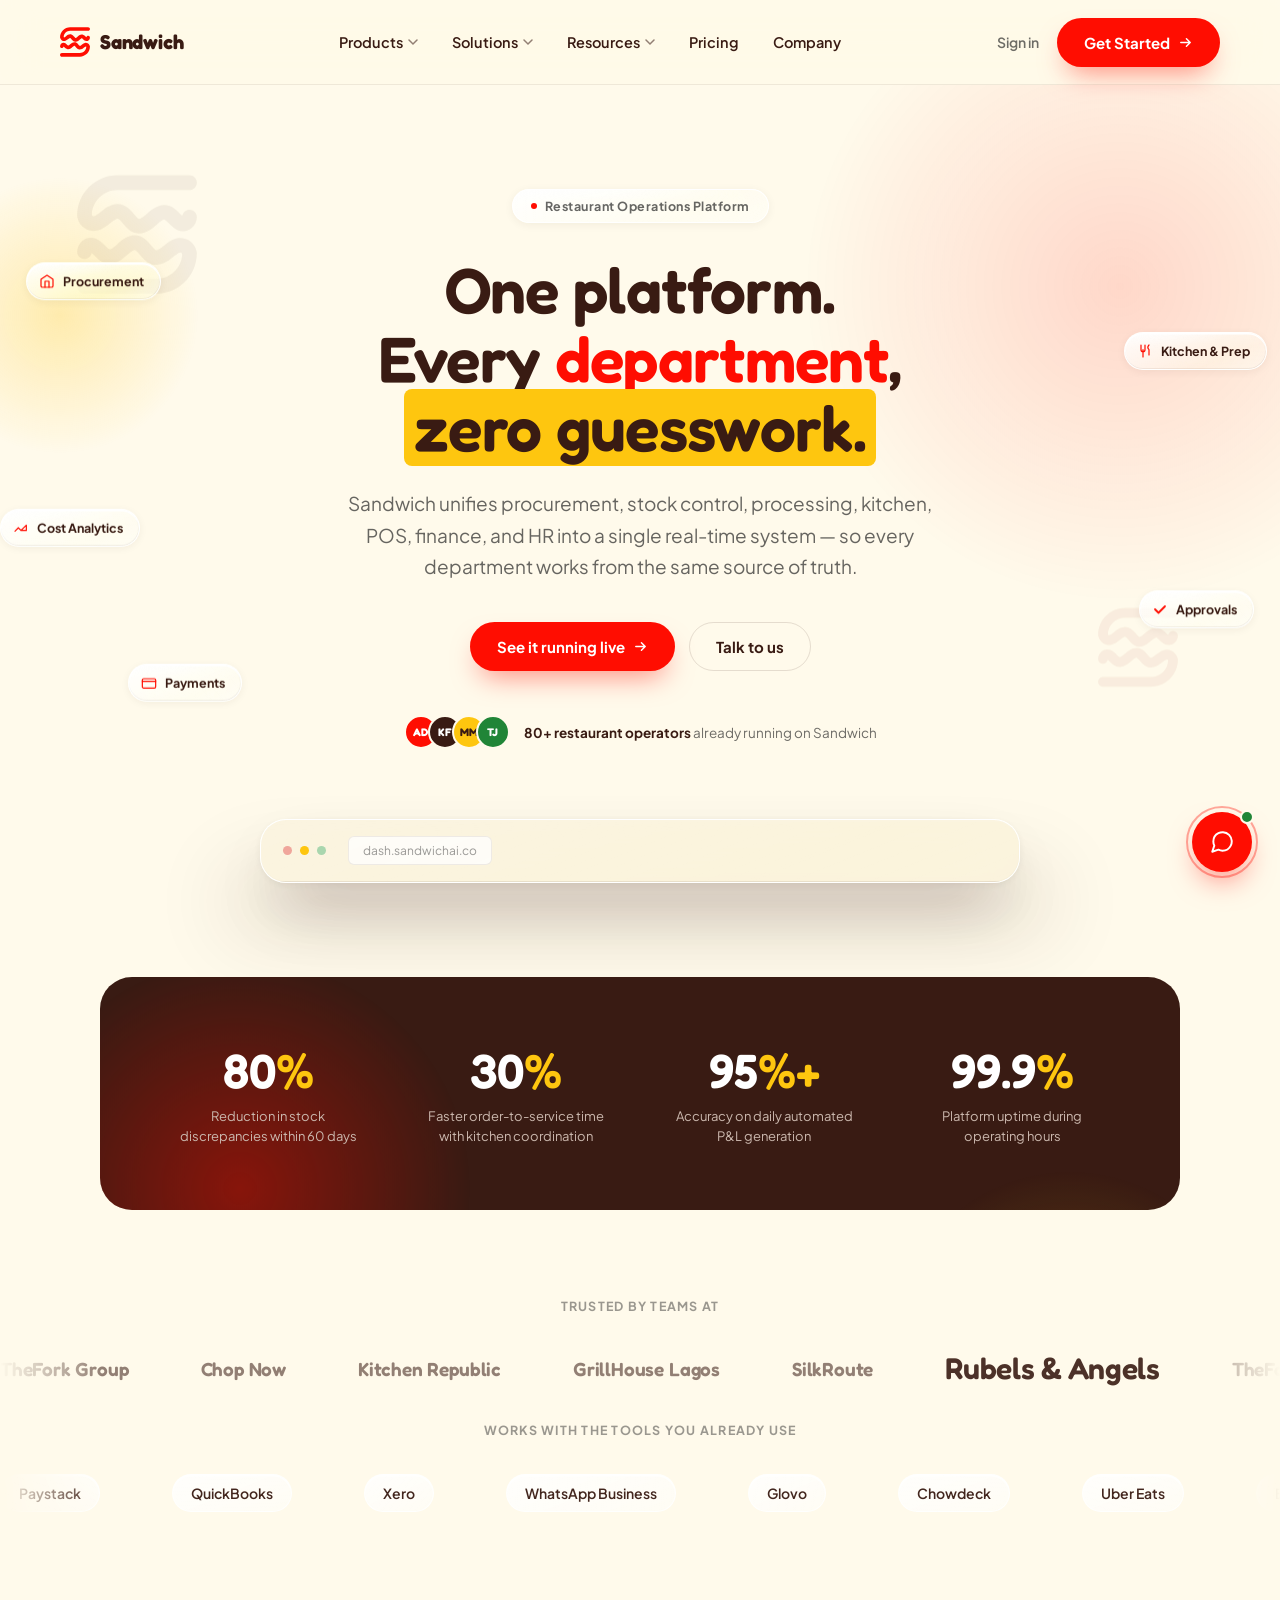
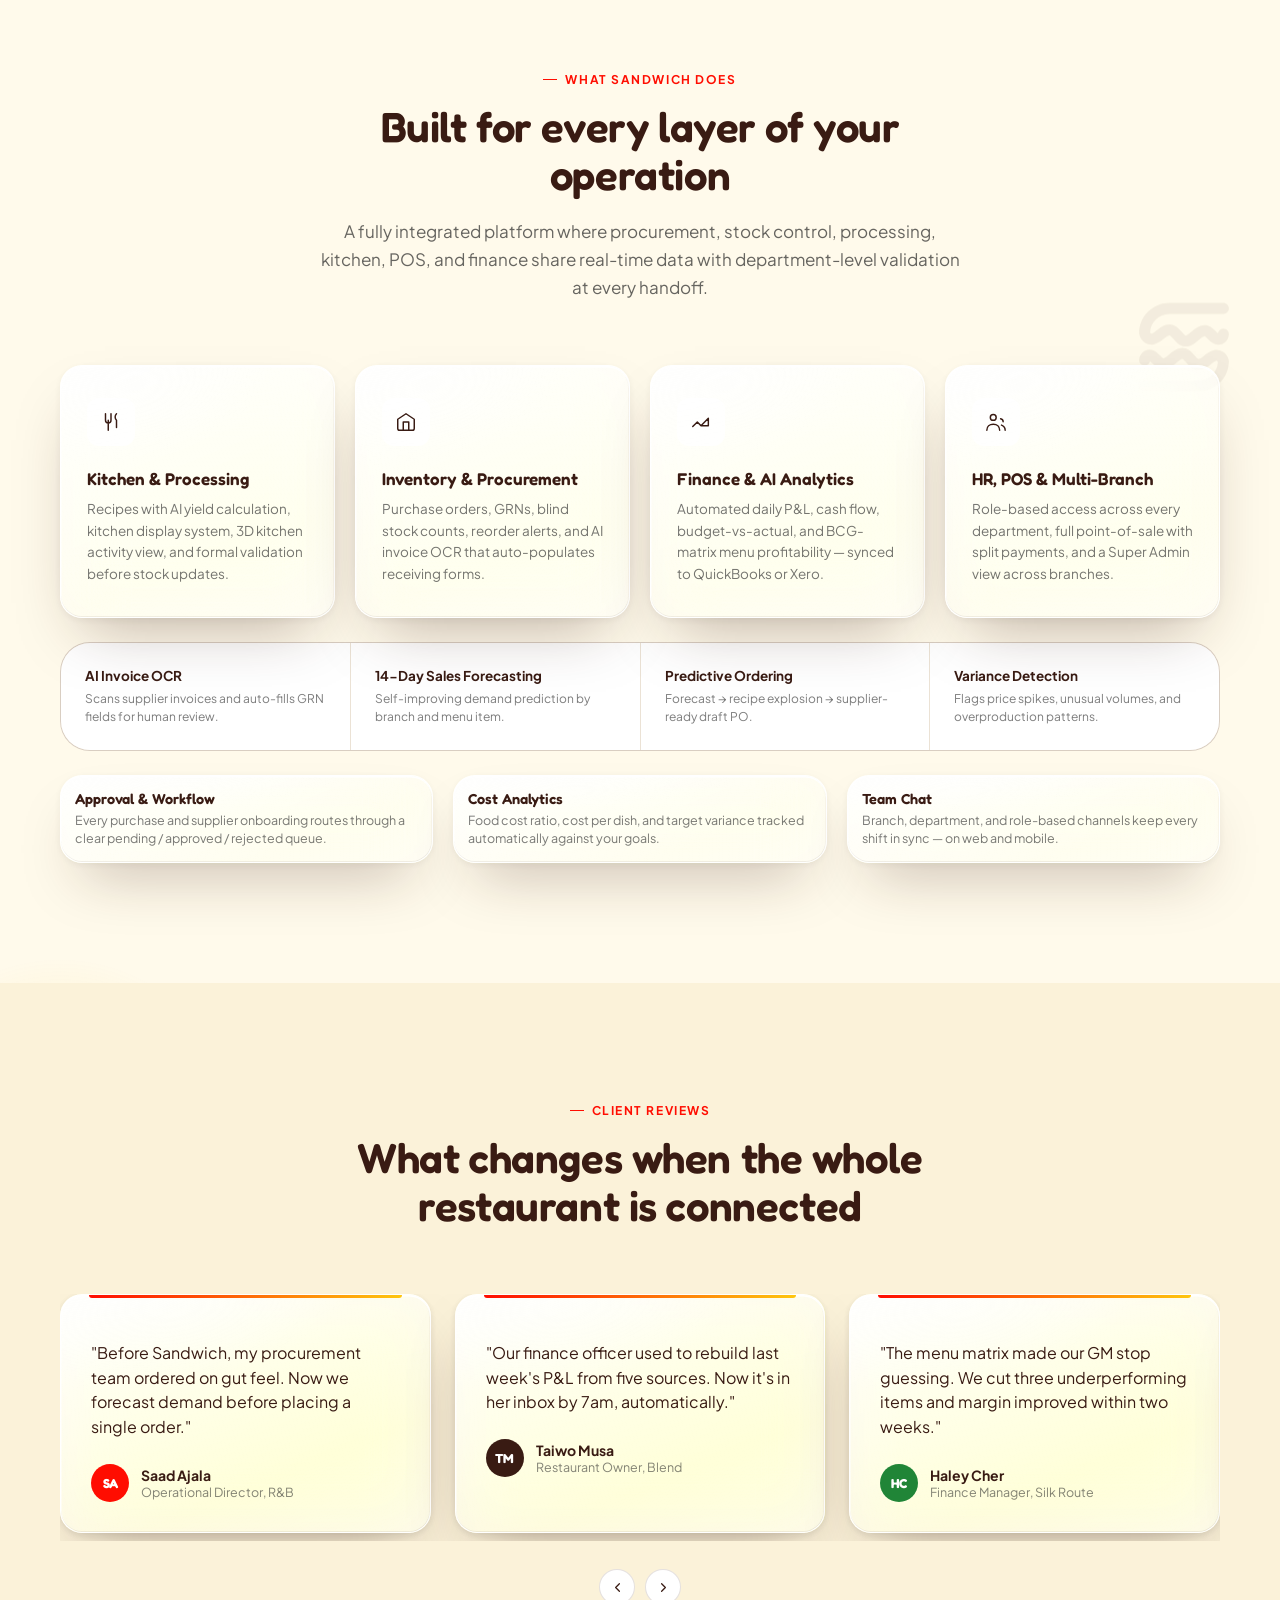
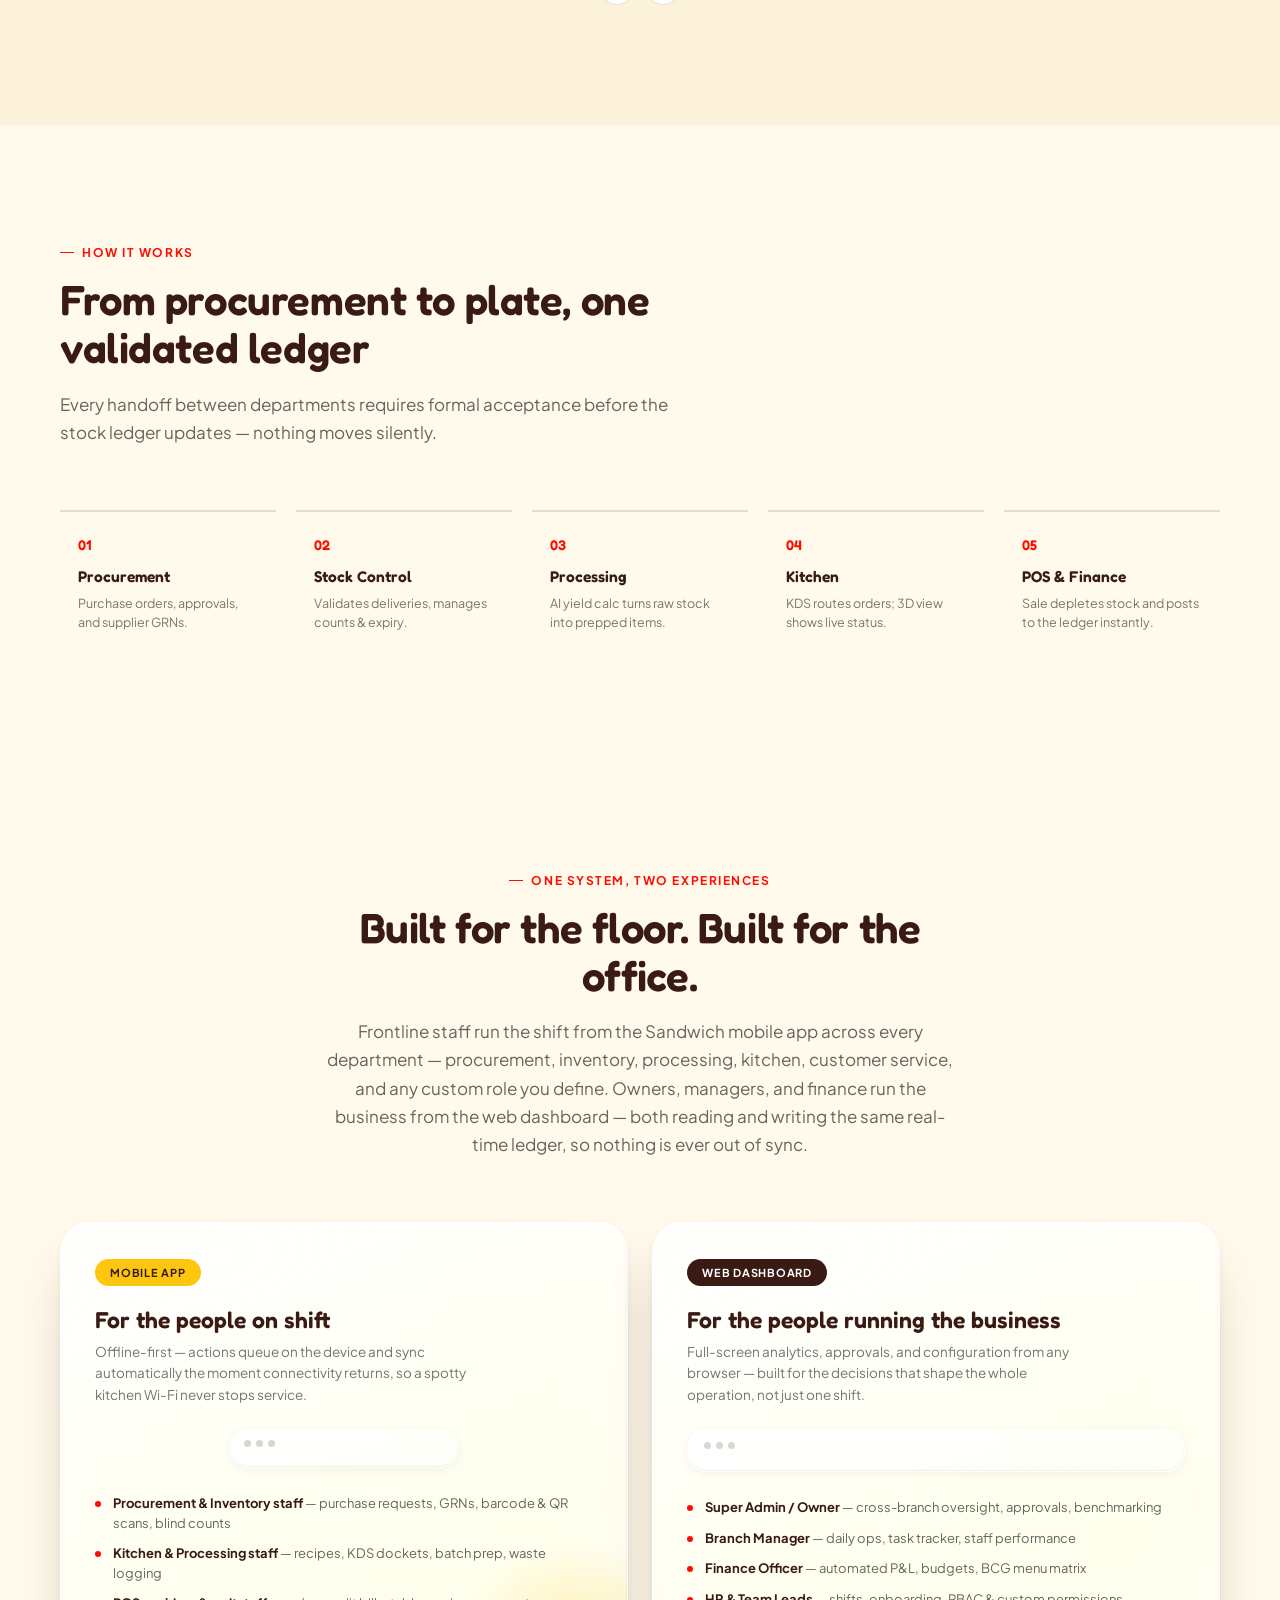
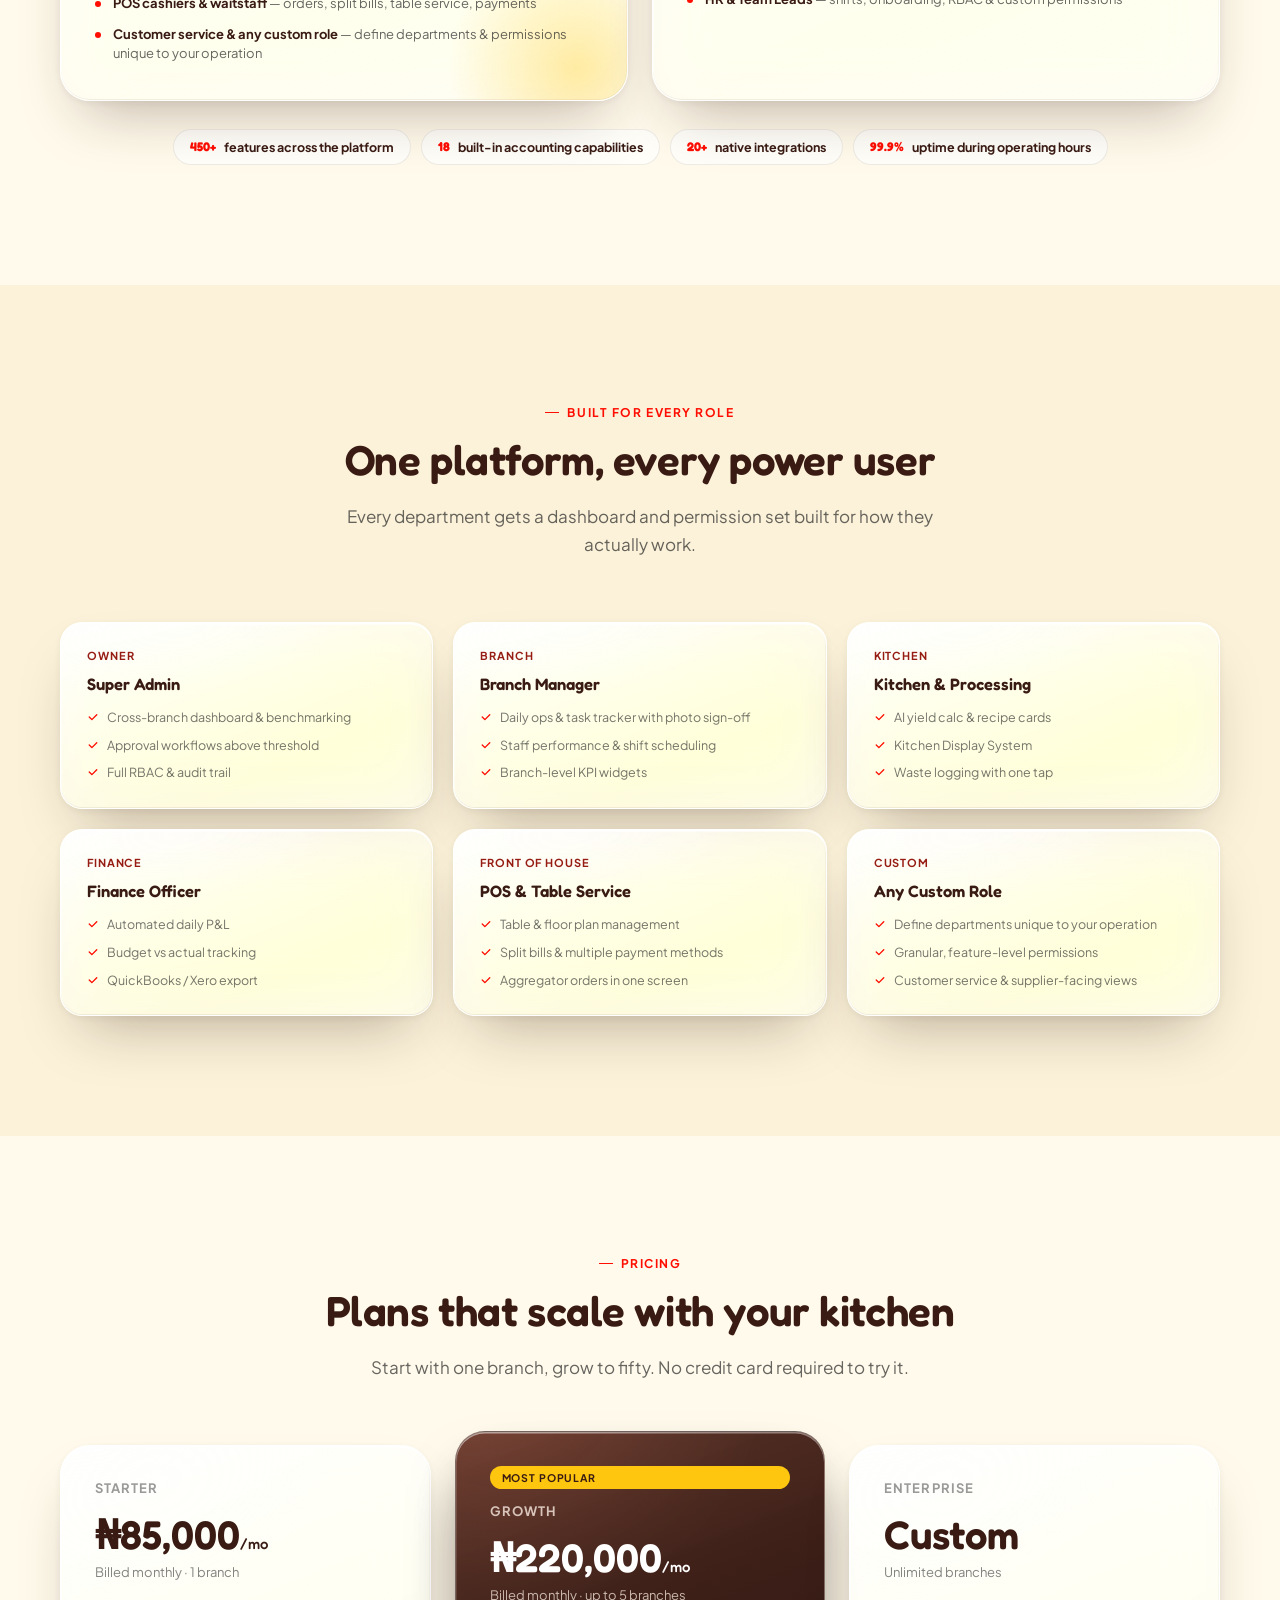
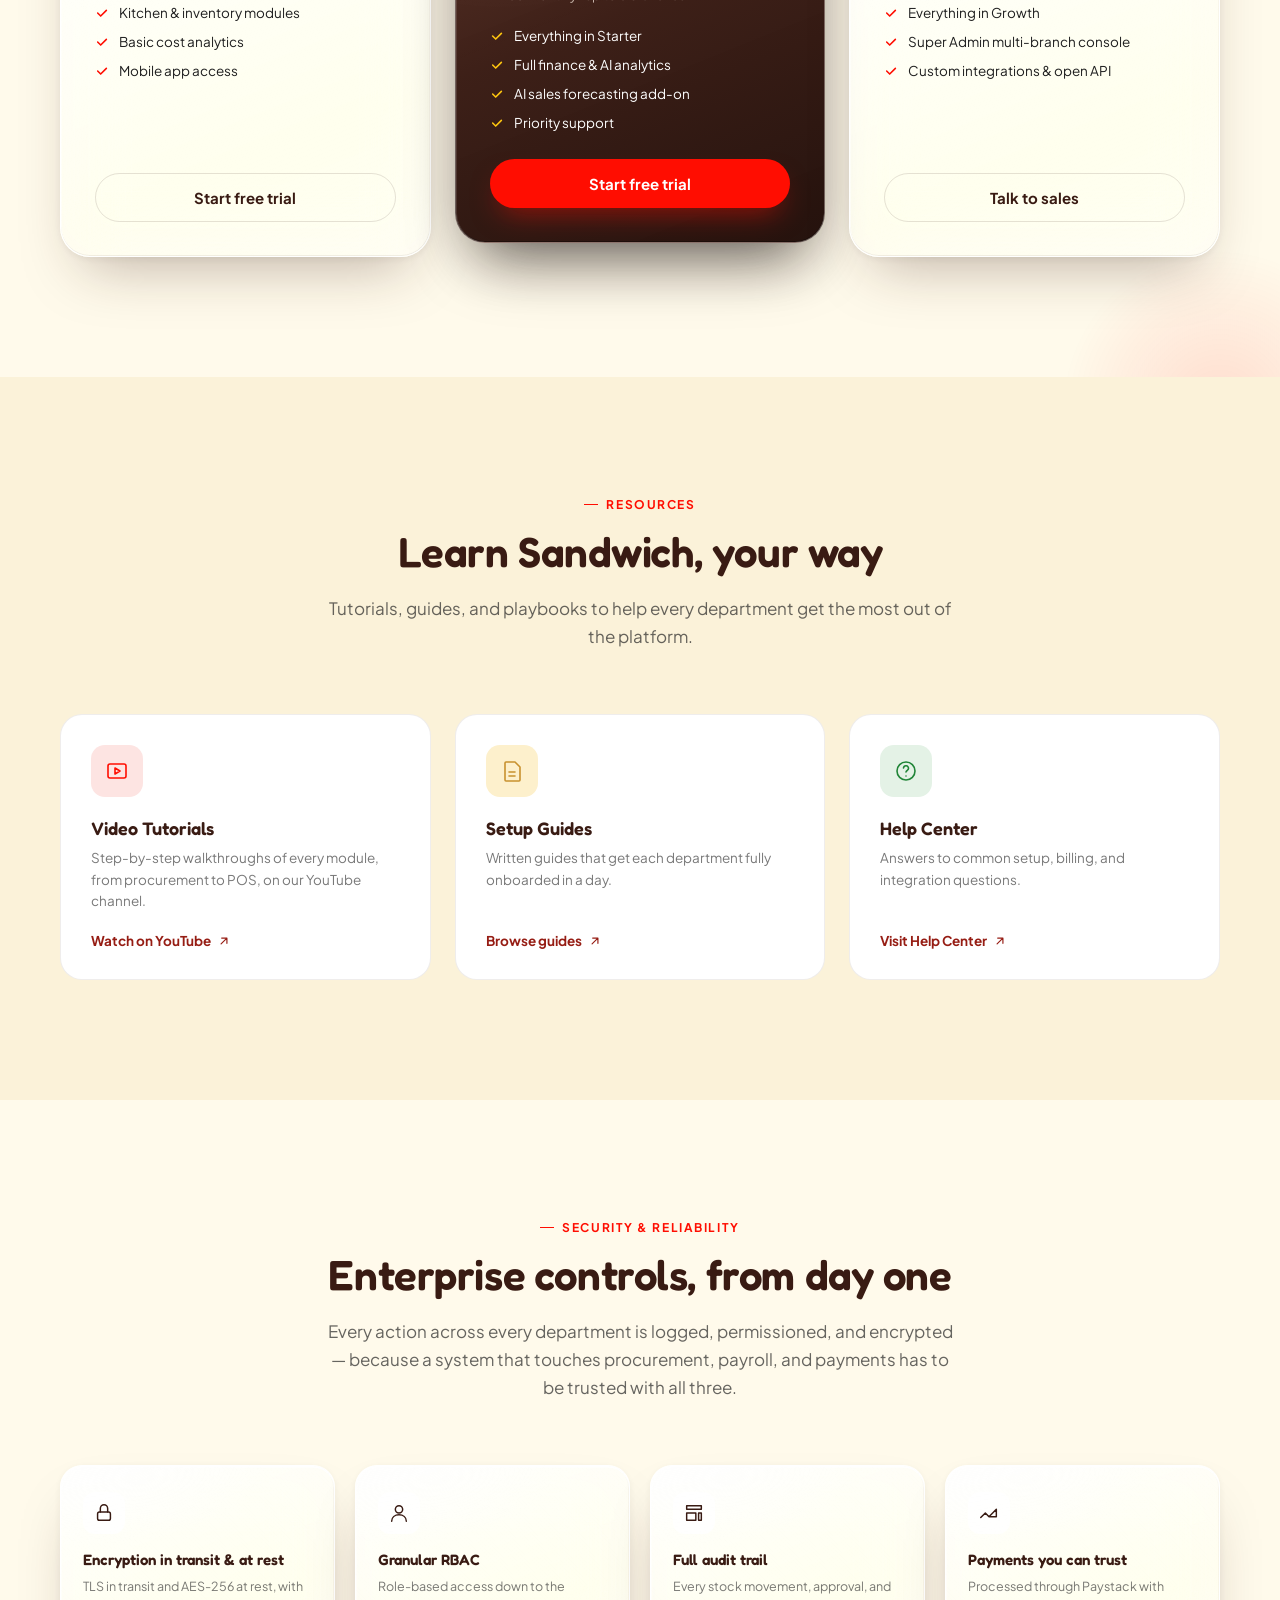
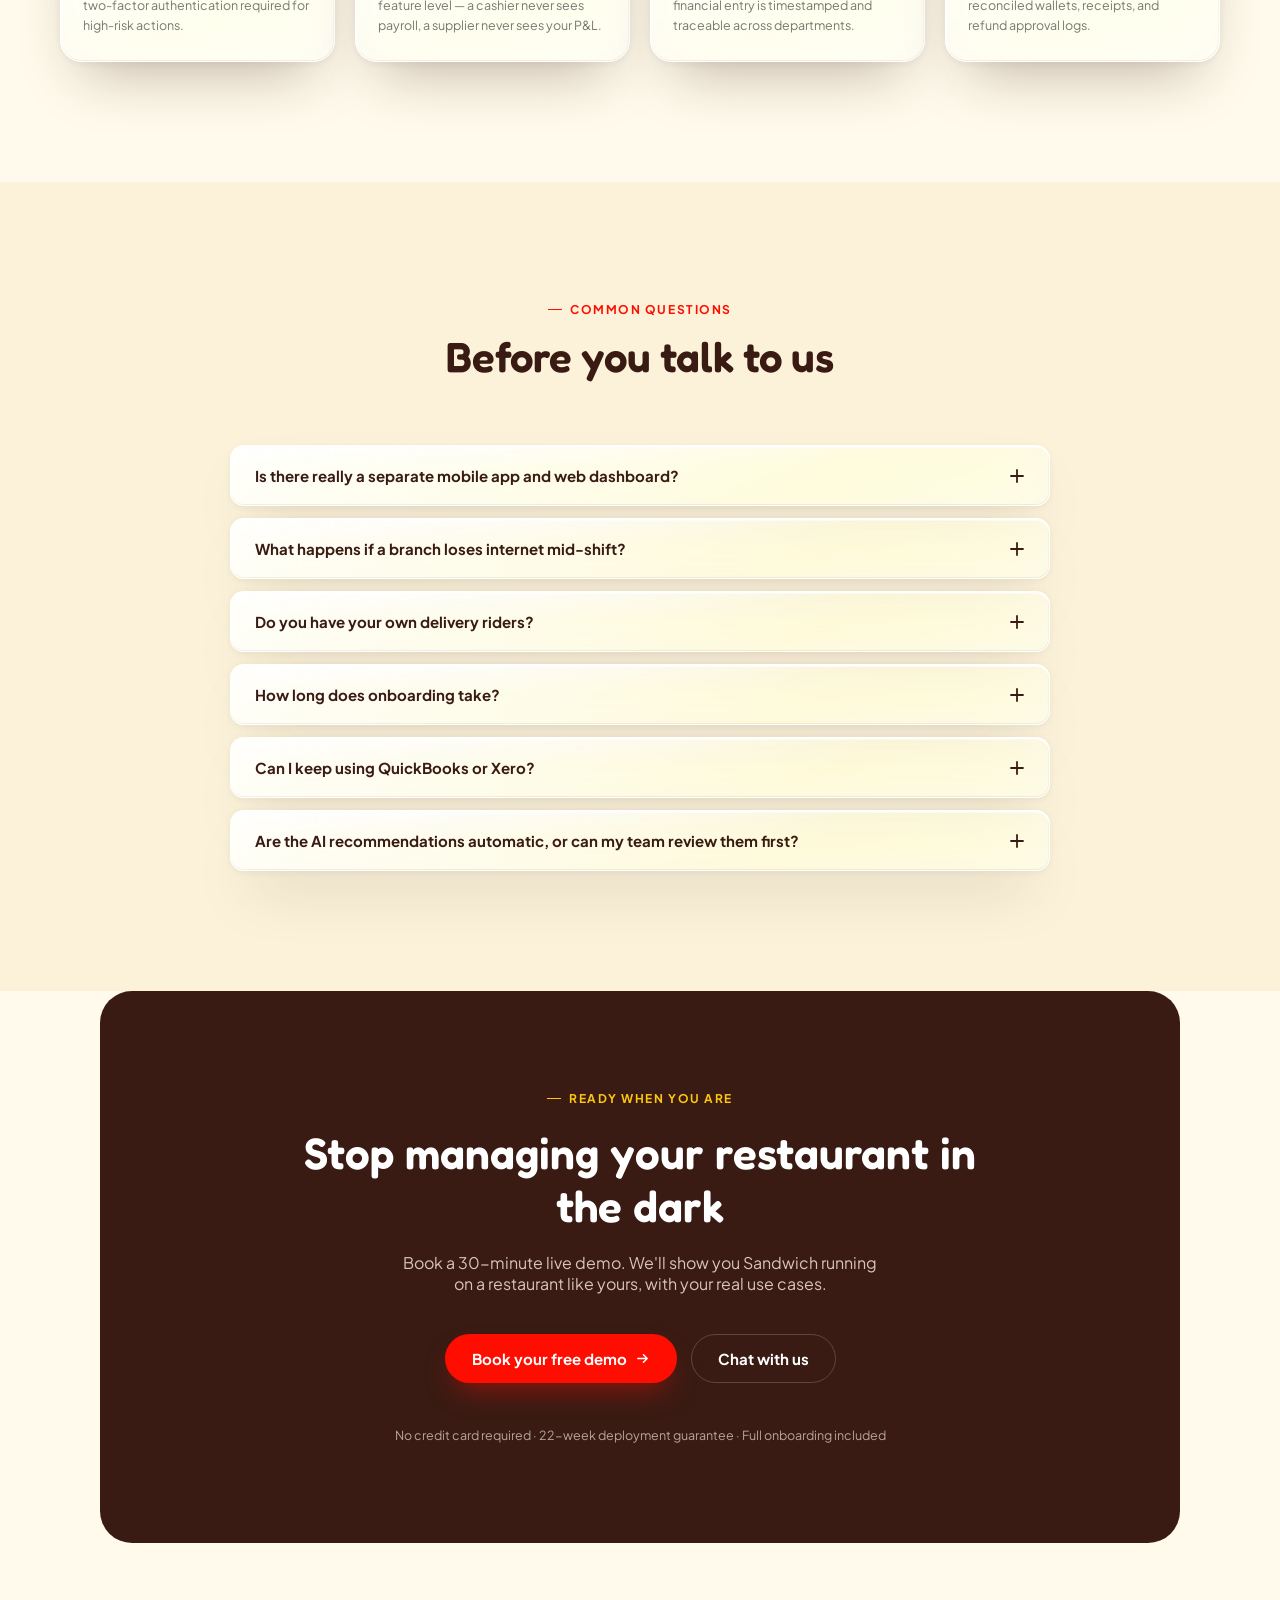
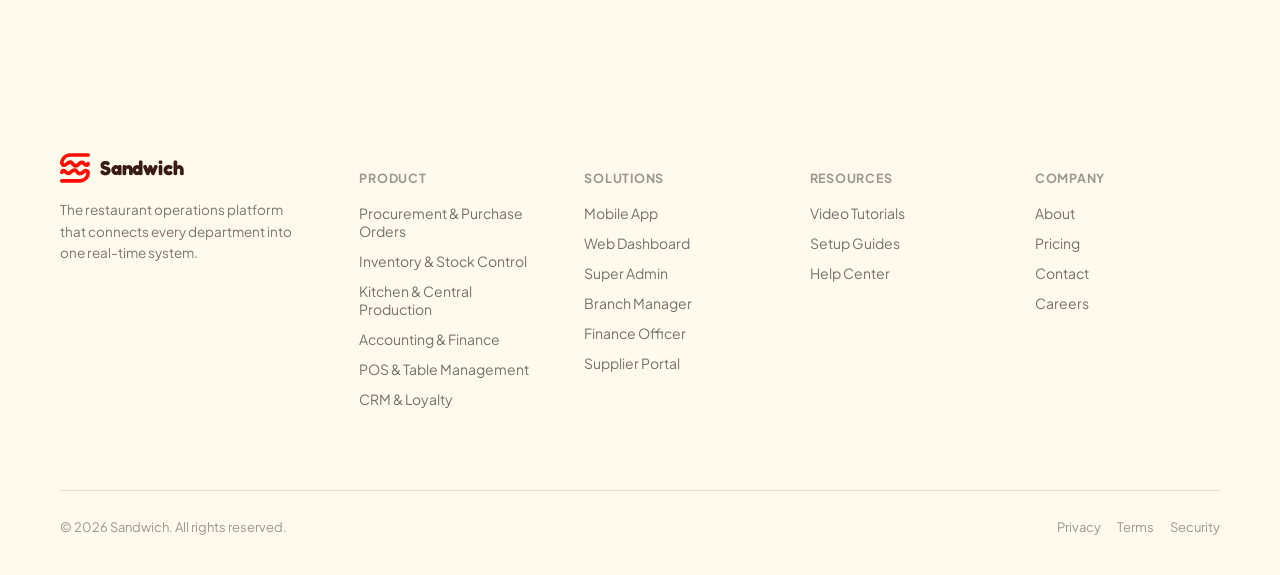
<file: index.html>
<!DOCTYPE html>
<html lang="en">
<head>
<meta charset="UTF-8">
<meta name="viewport" content="width=device-width, initial-scale=1.0">
<title>Sandwich — Restaurant Operations Platform</title>
<link rel="preconnect" href="https://fonts.googleapis.com">
<link rel="preconnect" href="https://fonts.gstatic.com" crossorigin>


<link href="https://fonts.googleapis.com/css2?family=Fredoka:wght@500;600;700&family=Plus+Jakarta+Sans:wght@400;500;600;700;800&display=swap" rel="stylesheet">
<link rel="stylesheet" href="style.css">
</head>
<body>

<!-- shared emblem symbol (traced from the real vector logo in the brand guidelines PDF, page 4 "Emblem") -->
<svg style="display:none" aria-hidden="true">
  <symbol id="emblem" viewBox="0 0 100 99">
    <path d="M 51.88 48.52 C 50.61 48.52 49.30 48.33 47.96 47.89 C 43.65 46.50 40.81 43.14 38.30 40.16 C 36.99 38.62 35.21 36.50 34.18 36.15 C 34.03 36.10 32.84 35.78 29.21 38.57 L 27.57 39.88 C 24.52 42.31 21.08 45.07 16.65 46.04 C 13.24 46.78 9.53 46.10 6.49 44.13 C 3.30 42.06 1.09 38.76 0.28 34.84 L 0.15 33.61 C 0.15 15.08 15.23 0.00 33.76 0.00 L 93.76 0.00 C 97.12 0.00 99.85 2.73 99.85 6.08 C 99.85 9.44 97.12 12.16 93.76 12.16 L 33.76 12.16 C 22.18 12.16 12.72 21.39 12.33 32.87 C 12.50 33.35 12.76 33.70 13.11 33.93 C 13.49 34.17 13.86 34.19 14.06 34.15 C 15.70 33.79 17.87 32.06 19.97 30.38 L 21.81 28.93 C 24.02 27.23 30.77 22.07 38.18 24.66 C 42.35 26.11 45.13 29.41 47.58 32.32 C 48.90 33.87 50.70 36.00 51.69 36.32 C 52.33 36.52 53.96 35.95 58.28 32.10 C 61.93 28.86 68.73 22.84 76.63 25.31 C 80.35 26.47 83.08 29.22 85.26 31.43 L 85.73 31.90 C 86.63 32.80 87.28 33.38 87.76 33.75 C 88.32 30.82 91.21 28.60 94.04 28.76 C 97.39 28.92 100.00 31.68 99.84 35.04 C 99.67 38.43 98.22 41.51 95.74 43.71 C 93.51 45.68 90.70 46.69 87.84 46.51 C 83.38 46.20 80.05 43.43 77.11 40.48 L 76.63 39.99 C 75.45 38.81 73.85 37.18 73.00 36.92 C 72.41 36.73 70.74 37.30 66.37 41.19 C 63.34 43.88 58.14 48.52 51.88 48.52" fill="#FF0D01"/>
    <path d="M 66.24 98.51 L 6.24 98.51 C 2.88 98.51 0.16 95.78 0.16 92.43 C 0.16 89.07 2.88 86.34 6.24 86.34 L 66.24 86.34 C 77.82 86.34 87.28 77.12 87.67 65.63 C 87.50 65.16 87.24 64.81 86.89 64.58 C 86.51 64.34 86.13 64.31 85.94 64.36 C 84.31 64.71 82.14 66.45 80.04 68.12 L 78.19 69.58 C 75.97 71.28 69.23 76.43 61.82 73.85 C 57.65 72.39 54.87 69.10 52.42 66.19 C 51.10 64.64 49.30 62.51 48.31 62.19 C 47.67 61.99 46.04 62.56 41.72 66.40 C 38.07 69.64 31.27 75.65 23.37 73.19 C 19.64 72.03 16.91 69.27 14.72 67.06 L 14.26 66.61 C 13.37 65.70 12.72 65.13 12.24 64.75 C 11.67 67.68 8.90 69.94 5.96 69.75 C 2.61 69.58 0.00 66.83 0.16 63.47 C 0.33 60.08 1.78 57.00 4.26 54.80 C 6.48 52.82 9.27 51.82 12.16 52.00 C 16.63 52.32 19.95 55.08 22.89 58.02 L 23.36 58.50 C 24.54 59.69 26.15 61.32 27.00 61.58 C 27.59 61.77 29.26 61.21 33.63 57.32 C 37.27 54.08 44.06 48.03 52.04 50.61 C 56.35 52.00 59.19 55.37 61.70 58.34 C 63.01 59.89 64.79 62.00 65.82 62.36 C 65.93 62.40 67.15 62.72 70.79 59.93 L 72.45 58.62 C 75.48 56.19 78.93 53.44 83.34 52.47 C 86.77 51.72 90.49 52.42 93.51 54.38 C 96.70 56.45 98.91 59.74 99.72 63.66 L 99.85 64.89 C 99.85 83.43 84.77 98.51 66.24 98.51" fill="#FF0D01"/>
  </symbol>
  <symbol id="emblem-mono" viewBox="0 0 100 99">
    <path d="M 51.88 48.52 C 50.61 48.52 49.30 48.33 47.96 47.89 C 43.65 46.50 40.81 43.14 38.30 40.16 C 36.99 38.62 35.21 36.50 34.18 36.15 C 34.03 36.10 32.84 35.78 29.21 38.57 L 27.57 39.88 C 24.52 42.31 21.08 45.07 16.65 46.04 C 13.24 46.78 9.53 46.10 6.49 44.13 C 3.30 42.06 1.09 38.76 0.28 34.84 L 0.15 33.61 C 0.15 15.08 15.23 0.00 33.76 0.00 L 93.76 0.00 C 97.12 0.00 99.85 2.73 99.85 6.08 C 99.85 9.44 97.12 12.16 93.76 12.16 L 33.76 12.16 C 22.18 12.16 12.72 21.39 12.33 32.87 C 12.50 33.35 12.76 33.70 13.11 33.93 C 13.49 34.17 13.86 34.19 14.06 34.15 C 15.70 33.79 17.87 32.06 19.97 30.38 L 21.81 28.93 C 24.02 27.23 30.77 22.07 38.18 24.66 C 42.35 26.11 45.13 29.41 47.58 32.32 C 48.90 33.87 50.70 36.00 51.69 36.32 C 52.33 36.52 53.96 35.95 58.28 32.10 C 61.93 28.86 68.73 22.84 76.63 25.31 C 80.35 26.47 83.08 29.22 85.26 31.43 L 85.73 31.90 C 86.63 32.80 87.28 33.38 87.76 33.75 C 88.32 30.82 91.21 28.60 94.04 28.76 C 97.39 28.92 100.00 31.68 99.84 35.04 C 99.67 38.43 98.22 41.51 95.74 43.71 C 93.51 45.68 90.70 46.69 87.84 46.51 C 83.38 46.20 80.05 43.43 77.11 40.48 L 76.63 39.99 C 75.45 38.81 73.85 37.18 73.00 36.92 C 72.41 36.73 70.74 37.30 66.37 41.19 C 63.34 43.88 58.14 48.52 51.88 48.52" fill="currentColor"/>
    <path d="M 66.24 98.51 L 6.24 98.51 C 2.88 98.51 0.16 95.78 0.16 92.43 C 0.16 89.07 2.88 86.34 6.24 86.34 L 66.24 86.34 C 77.82 86.34 87.28 77.12 87.67 65.63 C 87.50 65.16 87.24 64.81 86.89 64.58 C 86.51 64.34 86.13 64.31 85.94 64.36 C 84.31 64.71 82.14 66.45 80.04 68.12 L 78.19 69.58 C 75.97 71.28 69.23 76.43 61.82 73.85 C 57.65 72.39 54.87 69.10 52.42 66.19 C 51.10 64.64 49.30 62.51 48.31 62.19 C 47.67 61.99 46.04 62.56 41.72 66.40 C 38.07 69.64 31.27 75.65 23.37 73.19 C 19.64 72.03 16.91 69.27 14.72 67.06 L 14.26 66.61 C 13.37 65.70 12.72 65.13 12.24 64.75 C 11.67 67.68 8.90 69.94 5.96 69.75 C 2.61 69.58 0.00 66.83 0.16 63.47 C 0.33 60.08 1.78 57.00 4.26 54.80 C 6.48 52.82 9.27 51.82 12.16 52.00 C 16.63 52.32 19.95 55.08 22.89 58.02 L 23.36 58.50 C 24.54 59.69 26.15 61.32 27.00 61.58 C 27.59 61.77 29.26 61.21 33.63 57.32 C 37.27 54.08 44.06 48.03 52.04 50.61 C 56.35 52.00 59.19 55.37 61.70 58.34 C 63.01 59.89 64.79 62.00 65.82 62.36 C 65.93 62.40 67.15 62.72 70.79 59.93 L 72.45 58.62 C 75.48 56.19 78.93 53.44 83.34 52.47 C 86.77 51.72 90.49 52.42 93.51 54.38 C 96.70 56.45 98.91 59.74 99.72 63.66 L 99.85 64.89 C 99.85 83.43 84.77 98.51 66.24 98.51" fill="currentColor"/>
  </symbol>
</svg>

<header class="site">
  <div class="wrap nav">
    <a href="index.html" class="logo"><svg class="mark"><use href="#emblem"/></svg>Sandwich</a>

    <nav class="navlinks">
      <div class="navitem">
        <a href="#" tabindex="0">Products <svg viewBox="0 0 10 6" fill="none"><path d="M1 1l4 4 4-4" stroke="currentColor" stroke-width="1.5" stroke-linecap="round"/></svg></a>
        <div class="mega mega-products">
          <div class="mega-eyebrow">15+ modules, one real-time ledger — all live in production</div>
          <div class="mega-cols">
            <div>
              <div class="mega-col-h">Operations</div>
              <a href="module.html?slug=procurement" class="mega-link"><span class="dot"></span>Procurement &amp; Purchase Orders</a>
              <a href="module.html?slug=inventory" class="mega-link"><span class="dot"></span>Inventory &amp; Stock Control</a>
              <a href="module.html?slug=suppliers" class="mega-link"><span class="dot"></span>Supplier Management</a>
              <a href="module.html?slug=recipes" class="mega-link"><span class="dot"></span>Recipe Management &amp; AI Yield Calc</a>
              <a href="module.html?slug=kitchen" class="mega-link"><span class="dot"></span>Kitchen, Central Production &amp; KDS</a>
              <a href="module.html?slug=transfers" class="mega-link"><span class="dot"></span>Inter-Branch Transfers &amp; Logistics</a>
            </div>
            <div>
              <div class="mega-col-h">Money &amp; Growth</div>
              <a href="module.html?slug=accounting" class="mega-link"><span class="dot"></span>Accounting &amp; Finance</a>
              <a href="module.html?slug=budgets" class="mega-link"><span class="dot"></span>Budgets &amp; Cost Analytics</a>
              <a href="module.html?slug=forecasting" class="mega-link"><span class="dot"></span>AI Forecasting &amp; Predictive Ordering</a>
              <a href="module.html?slug=payments" class="mega-link"><span class="dot"></span>Payments &amp; Wallets</a>
              <a href="module.html?slug=reports" class="mega-link"><span class="dot"></span>Reports &amp; Business Intelligence</a>
            </div>
            <div>
              <div class="mega-col-h">Front of House &amp; People</div>
              <a href="module.html?slug=pos" class="mega-link"><span class="dot"></span>POS &amp; Table Management</a>
              <a href="module.html?slug=online-ordering" class="mega-link"><span class="dot"></span>Online Ordering &amp; Aggregators</a>
              <a href="module.html?slug=crm" class="mega-link"><span class="dot"></span>CRM, Loyalty &amp; Gift Cards</a>
              <a href="module.html?slug=team-chat" class="mega-link"><span class="dot"></span>Team Chat, RBAC &amp; Custom Roles</a>
              <a href="module.html?slug=branches" class="mega-link"><span class="dot"></span>Branches &amp; Multi-Location</a>
            </div>
          </div>
          <div class="mega-foot">
            <span style="font-size:12.5px; color:rgba(30,30,30,0.6);">One connected system — every module shares real-time data.</span>
            <a href="#features" class="cta-link">See all modules →</a>
          </div>
        </div>
      </div>

      <div class="navitem">
        <a href="#" tabindex="0">Solutions <svg viewBox="0 0 10 6" fill="none"><path d="M1 1l4 4 4-4" stroke="currentColor" stroke-width="1.5" stroke-linecap="round"/></svg></a>
        <div class="mega mega-solutions">
          <div class="mega-eyebrow">One platform, two experiences</div>
          <div class="mega-split">
            <div class="mega-split-col">
              <div class="mega-split-h"><span class="chip-ico"><svg viewBox="0 0 24 24" fill="none" stroke-width="1.8" stroke-linecap="round" stroke-linejoin="round"><rect x="7" y="2" width="10" height="20" rx="2"/><path d="M11 18h2"/></svg></span>Mobile App</div>
              <p class="mega-split-sub">Offline-first, for every staff role on the floor — every shift.</p>
              <div class="mega-split-tags">
                <span class="mega-tag">Procurement</span>
                <span class="mega-tag">Inventory</span>
                <span class="mega-tag">Kitchen &amp; Processing</span>
                <span class="mega-tag">Customer Service</span>
                <span class="mega-tag">Custom Roles</span>
              </div>
            </div>
            <div class="mega-split-col">
              <div class="mega-split-h"><span class="chip-ico dark"><svg viewBox="0 0 24 24" fill="none" stroke-width="1.8" stroke-linecap="round" stroke-linejoin="round"><rect x="2" y="4" width="20" height="13" rx="2"/><path d="M8 21h8M12 17v4"/></svg></span>Web Dashboard</div>
              <p class="mega-split-sub">Full-screen oversight, from any browser, any device.</p>
              <div class="mega-split-tags">
                <span class="mega-tag">Super Admin</span>
                <span class="mega-tag">Branch Manager</span>
                <span class="mega-tag">Finance Officer</span>
                <span class="mega-tag">HR</span>
              </div>
            </div>
          </div>
          <div class="mega-foot">
            <span style="font-size:12.5px; color:rgba(30,30,30,0.6);">Same ledger, right-sized for how each role actually works.</span>
            <a href="#access" class="cta-link">See how it splits →</a>
          </div>
        </div>
      </div>

      <div class="navitem">
        <a href="#" tabindex="0">Resources <svg viewBox="0 0 10 6" fill="none"><path d="M1 1l4 4 4-4" stroke="currentColor" stroke-width="1.5" stroke-linecap="round"/></svg></a>
        <div class="mega mega-resources">
          <div class="mega-eyebrow">Learn Sandwich, your way</div>
          <div class="mega-grid cols-3">
            <div class="mega-row" style="flex-direction:column;"><div class="mega-icon"><svg viewBox="0 0 24 24" fill="none" stroke-width="1.6" stroke-linecap="round" stroke-linejoin="round"><rect x="3" y="5" width="18" height="14" rx="2"/><path d="M10 9l5 3-5 3z"/></svg></div><p class="mega-title" style="margin-top:12px;">Video Tutorials</p><p class="mega-desc">Walkthroughs of every module.</p></div>
            <div class="mega-row" style="flex-direction:column;"><div class="mega-icon"><svg viewBox="0 0 24 24" fill="none" stroke-width="1.6" stroke-linecap="round" stroke-linejoin="round"><path d="M6 3h9l5 5v13a1 1 0 01-1 1H6a1 1 0 01-1-1V4a1 1 0 011-1z"/><path d="M9 13h6M9 17h6"/></svg></div><p class="mega-title" style="margin-top:12px;">Setup Guides</p><p class="mega-desc">Onboard your team in a day.</p></div>
            <div class="mega-row" style="flex-direction:column;"><div class="mega-icon"><svg viewBox="0 0 24 24" fill="none" stroke-width="1.6" stroke-linecap="round" stroke-linejoin="round"><circle cx="12" cy="12" r="9"/><path d="M9.5 9a2.5 2.5 0 015 .5c0 1.7-2.3 1.8-2.5 3.5M12 17h.01"/></svg></div><p class="mega-title" style="margin-top:12px;">Help Center</p><p class="mega-desc">Setup, billing &amp; integrations.</p></div>
          </div>
        </div>
      </div>

      <div class="navitem"><a href="#pricing">Pricing</a></div>
      <div class="navitem"><a href="#">Company</a></div>
    </nav>

    <div class="navcta">
      <a href="#" class="signin">Sign in</a>
      <a href="#" class="btn btn-accent">Get Started <svg viewBox="0 0 16 16" fill="none"><path d="M3 8h10M9 4l4 4-4 4" stroke="currentColor" stroke-width="1.6" stroke-linecap="round" stroke-linejoin="round"/></svg></a>
    </div>
  </div>
</header>

<main>
  <section class="hero">
    <div class="parallax-field">
      <div class="pl" data-speed="0.25" style="top:-140px; right:-160px; width:640px; height:640px; border-radius:50%; background:radial-gradient(circle at center, rgba(255,13,1,0.14), rgba(255,13,1,0) 70%);"></div>
      <div class="pl" data-speed="0.12" style="top:80px; left:-80px; width:280px; height:280px; border-radius:50%; background:radial-gradient(circle at center, rgba(254,198,15,0.28), rgba(254,198,15,0) 70%);"></div>
      <div class="pl emblem-ghost" data-speed="0.35" style="top:60px; left:6%; width:120px; height:120px; color:#391B13;"><svg><use href="#emblem-mono"/></svg></div>
      <div class="pl emblem-ghost" data-speed="0.5" style="top:480px; right:8%; width:80px; height:80px; color:#961D14;"><svg><use href="#emblem-mono"/></svg></div>

      <!-- conceptual floating module chips -->
      <div class="pl" data-speed="0.32" style="top:150px; left:2%;">
        <div class="concept-chip glass"><svg viewBox="0 0 24 24" fill="none" stroke-width="1.8" stroke-linecap="round" stroke-linejoin="round"><path d="M3 9l9-6 9 6v10a2 2 0 01-2 2H5a2 2 0 01-2-2V9z"/><path d="M9 21V12h6v9"/></svg>Procurement</div>
      </div>
      <div class="pl" data-speed="0.2" style="top:230px; right:1%;">
        <div class="concept-chip glass d2"><svg viewBox="0 0 24 24" fill="none" stroke-width="1.8" stroke-linecap="round" stroke-linejoin="round"><path d="M6 3v7a3 3 0 006 0V3M9 10v11M18 3c-2 2-2 5 0 7v8"/></svg>Kitchen &amp; Prep</div>
      </div>
      <div class="pl" data-speed="0.28" style="top:400px; left:0%;">
        <div class="concept-chip glass d3"><svg viewBox="0 0 24 24" fill="none" stroke-width="1.8" stroke-linecap="round" stroke-linejoin="round"><path d="M3 17l5-5 4 4 8-8M20 8v8h-8"/></svg>Cost Analytics</div>
      </div>
      <div class="pl" data-speed="0.18" style="top:490px; right:2%;">
        <div class="concept-chip glass d4"><svg viewBox="0 0 16 16" fill="none"><path d="M3 8l3.5 3.5L13 5" stroke-width="1.8" stroke-linecap="round" stroke-linejoin="round"/></svg>Approvals</div>
      </div>
      <div class="pl" data-speed="0.22" style="top:560px; left:10%;">
        <div class="concept-chip glass d5"><svg viewBox="0 0 24 24" fill="none" stroke-width="1.8" stroke-linecap="round" stroke-linejoin="round"><rect x="2" y="6" width="20" height="14" rx="2"/><path d="M2 10h20"/></svg>Payments</div>
      </div>
    </div>
    <div class="wrap hero-inner">
      <span class="badge glass"><span class="dot"></span> Restaurant Operations Platform</span>
      <h1>One platform.<br>Every <span class="hl">department</span>,<br><span class="mark-yellow">zero guesswork.</span></h1>
      <p class="lede">Sandwich unifies procurement, stock control, processing, kitchen, POS, finance, and HR into a single real-time system — so every department works from the same source of truth.</p>
      <div class="hero-ctas">
        <a href="#" class="btn btn-accent">See it running live <svg viewBox="0 0 16 16" fill="none"><path d="M3 8h10M9 4l4 4-4 4" stroke="currentColor" stroke-width="1.6" stroke-linecap="round" stroke-linejoin="round"/></svg></a>
        <a href="#" class="btn btn-ghost">Talk to us</a>
      </div>
      <div class="social-row">
        <div class="avatars">
          <span style="background:#FF0D01;">AD</span>
          <span style="background:#391B13;">KF</span>
          <span style="background:#FEC60F; color:#391B13;">MM</span>
          <span style="background:#208537;">TJ</span>
        </div>
        <span class="txt"><strong>80+ restaurant operators</strong> already running on Sandwich</span>
      </div>

      <div class="shot-wrap" id="shotWrap">
        <div class="shot">
          <div class="shot-bar"><i></i><i></i><i></i><span class="url">dash.sandwichai.co</span></div>
          <div class="shot-media" id="shotMedia">
            
          </div>
        </div>
      </div>
    </div>
  </section>

  <section style="padding:100px 0 0;">
    <div class="wrap">
      <div class="stats-band reveal">
        <div class="parallax-field">
          <div class="pl" data-speed="0.15" style="top:-160px; left:-100px; width:480px; height:480px; border-radius:50%; background:radial-gradient(circle, rgba(255,13,1,0.4), rgba(255,13,1,0) 68%);"></div>
          <div class="pl" data-speed="0.22" style="bottom:-140px; right:-80px; width:380px; height:380px; border-radius:50%; background:radial-gradient(circle, rgba(254,198,15,0.22), rgba(254,198,15,0) 68%);"></div>
        </div>
        <div class="stats-grid">
          <div class="stat"><div class="num">80<span class="accent">%</span></div><div class="lbl">Reduction in stock discrepancies within 60 days</div></div>
          <div class="stat"><div class="num">30<span class="accent">%</span></div><div class="lbl">Faster order-to-service time with kitchen coordination</div></div>
          <div class="stat"><div class="num">95<span class="accent">%+</span></div><div class="lbl">Accuracy on daily automated P&amp;L generation</div></div>
          <div class="stat"><div class="num">99.9<span class="accent">%</span></div><div class="lbl">Platform uptime during operating hours</div></div>
        </div>
      </div>
    </div>
  </section>

  <section class="logos-section reveal">
    <div class="wrap">
      <div class="logos-label">Trusted by teams at</div>
    </div>
    <div class="marquee">
      <div class="marquee-track" id="marqueeTrack">
        <span class="lg">TheFork Group</span>
        <span class="lg">Chop Now</span>
        <span class="lg">Kitchen Republic</span>
        <span class="lg">GrillHouse Lagos</span>
        <span class="lg">SilkRoute</span>
        <span class="lg featured">Rubels &amp; Angels</span>
        <span class="lg">TheFork Group</span>
        <span class="lg">Chop Now</span>
        <span class="lg">Kitchen Republic</span>
        <span class="lg">GrillHouse Lagos</span>
        <span class="lg">SilkRoute</span>
        <span class="lg featured">Rubels &amp; Angels</span>
      </div>
    </div>
    <div class="wrap" style="margin-top:36px;">
      <div class="logos-label">Works with the tools you already use</div>
    </div>
    <div class="marquee marquee-2">
      <div class="marquee-track">
        <span class="int-pill">Paystack</span><span class="int-pill">QuickBooks</span><span class="int-pill">Xero</span>
        <span class="int-pill">WhatsApp Business</span><span class="int-pill">Glovo</span><span class="int-pill">Chowdeck</span>
        <span class="int-pill">Uber Eats</span><span class="int-pill">Bolt Food</span><span class="int-pill">Twilio</span><span class="int-pill">SendGrid</span>
        <span class="int-pill">Paystack</span><span class="int-pill">QuickBooks</span><span class="int-pill">Xero</span>
        <span class="int-pill">WhatsApp Business</span><span class="int-pill">Glovo</span><span class="int-pill">Chowdeck</span>
        <span class="int-pill">Uber Eats</span><span class="int-pill">Bolt Food</span><span class="int-pill">Twilio</span><span class="int-pill">SendGrid</span>
      </div>
    </div>
  </section>

  <section id="features" class="reveal">
    <div class="parallax-field">
      <div class="pl emblem-ghost" data-speed="0.2" style="top:40px; right:4%; width:90px; height:90px; color:#391B13;"><svg><use href="#emblem-mono"/></svg></div>
      <div class="pl" data-speed="0.15" style="bottom:-100px; left:-120px; width:360px; height:360px; border-radius:50%; background:radial-gradient(circle, rgba(254,198,15,0.18), rgba(254,198,15,0) 70%);"></div>
    </div>
    <div class="wrap">
      <div class="section-head center">
        <span class="eyebrow" style="justify-content:center;">What Sandwich does</span>
        <h2>Built for every layer of your operation</h2>
        <p class="lede">A fully integrated platform where procurement, stock control, processing, kitchen, POS, and finance share real-time data with department-level validation at every handoff.</p>
      </div>
      <div class="feat-grid">
        <div class="feat-card">
          <div class="feat-icon"><svg viewBox="0 0 24 24" fill="none" stroke-width="1.6" stroke-linecap="round" stroke-linejoin="round"><path d="M6 3v7a3 3 0 006 0V3M9 10v11M18 3c-2 2-2 5 0 7v8"/></svg></div>
          <h3>Kitchen & Processing</h3>
          <p>Recipes with AI yield calculation, kitchen display system, 3D kitchen activity view, and formal validation before stock updates.</p>
        </div>
        <div class="feat-card">
          <div class="feat-icon"><svg viewBox="0 0 24 24" fill="none" stroke-width="1.6" stroke-linecap="round" stroke-linejoin="round"><path d="M3 9l9-6 9 6v10a2 2 0 01-2 2H5a2 2 0 01-2-2V9z"/><path d="M9 21V12h6v9"/></svg></div>
          <h3>Inventory & Procurement</h3>
          <p>Purchase orders, GRNs, blind stock counts, reorder alerts, and AI invoice OCR that auto-populates receiving forms.</p>
        </div>
        <div class="feat-card">
          <div class="feat-icon"><svg viewBox="0 0 24 24" fill="none" stroke-width="1.6" stroke-linecap="round" stroke-linejoin="round"><path d="M3 17l5-5 4 4 8-8M20 8v8h-8"/></svg></div>
          <h3>Finance & AI Analytics</h3>
          <p>Automated daily P&amp;L, cash flow, budget-vs-actual, and BCG-matrix menu profitability — synced to QuickBooks or Xero.</p>
        </div>
        <div class="feat-card">
          <div class="feat-icon"><svg viewBox="0 0 24 24" fill="none" stroke-width="1.6" stroke-linecap="round" stroke-linejoin="round"><circle cx="9" cy="7" r="3.2"/><path d="M2 21c0-4 3-6.5 7-6.5S16 17 16 21"/><path d="M17 8.5c1.6.3 2.8 1.5 2.8 3.2M22 21c0-2.8-1.7-4.8-4-5.6"/></svg></div>
          <h3>HR, POS & Multi-Branch</h3>
          <p>Role-based access across every department, full point-of-sale with split payments, and a Super Admin view across branches.</p>
        </div>
      </div>

      <div class="ai-strip">
        <div class="ai-item"><div class="t">AI Invoice OCR</div><div class="d">Scans supplier invoices and auto-fills GRN fields for human review.</div></div>
        <div class="ai-item"><div class="t">14-Day Sales Forecasting</div><div class="d">Self-improving demand prediction by branch and menu item.</div></div>
        <div class="ai-item"><div class="t">Predictive Ordering</div><div class="d">Forecast → recipe explosion → supplier-ready draft PO.</div></div>
        <div class="ai-item"><div class="t">Variance Detection</div><div class="d">Flags price spikes, unusual volumes, and overproduction patterns.</div></div>
      </div>

      <div class="shot-gallery">
        <div class="shot-gallery-card">
     
          <h4>Approval &amp; Workflow</h4>
          <p>Every purchase and supplier onboarding routes through a clear pending / approved / rejected queue.</p>
        </div>
        <div class="shot-gallery-card">
        
          <h4>Cost Analytics</h4>
          <p>Food cost ratio, cost per dish, and target variance tracked automatically against your goals.</p>
        </div>
        <div class="shot-gallery-card">
         
          <h4>Team Chat</h4>
          <p>Branch, department, and role-based channels keep every shift in sync — on web and mobile.</p>
        </div>
      </div>
    </div>
  </section>

  <section class="alt reveal">
    <div class="wrap">
      <div class="section-head center">
        <span class="eyebrow" style="justify-content:center;">Client reviews</span>
        <h2>What changes when the whole restaurant is connected</h2>
      </div>
      <div class="testi-carousel-wrap">
        <div class="testi-track" id="testiTrack">
          <div class="testi-card sweep-on-hover">
            <div class="band"></div>
            <p class="quote">"Before Sandwich, my procurement team ordered on gut feel. Now we forecast demand before placing a single order."</p>
            <div class="testi-person"><div class="av" style="background:#FF0D01;">SA</div><div><div class="nm">Saad Ajala</div><div class="rl">Operational Director, R&amp;B</div></div></div>
          </div>
          <div class="testi-card sweep-on-hover">
            <div class="band"></div>
            <p class="quote">"Our finance officer used to rebuild last week's P&amp;L from five sources. Now it's in her inbox by 7am, automatically."</p>
            <div class="testi-person"><div class="av" style="background:#391B13;">TM</div><div><div class="nm">Taiwo Musa</div><div class="rl">Restaurant Owner, Blend</div></div></div>
          </div>
          <div class="testi-card sweep-on-hover">
            <div class="band"></div>
            <p class="quote">"The menu matrix made our GM stop guessing. We cut three underperforming items and margin improved within two weeks."</p>
            <div class="testi-person"><div class="av" style="background:#208537;">HC</div><div><div class="nm">Haley Cher</div><div class="rl">Finance Manager, Silk Route</div></div></div>
          </div>
          <div class="testi-card sweep-on-hover">
            <div class="band"></div>
            <p class="quote">"Rubels &amp; Angels runs four branches on Sandwich now. Onboarding a new site takes a day instead of a month."</p>
            <div class="testi-person"><div class="av" style="background:#961D14;">RA</div><div><div class="nm">Ronke Adisa</div><div class="rl">Ops Lead, Rubels &amp; Angels</div></div></div>
          </div>
        </div>
        <div class="carousel-nav">
          <button id="testiPrev" aria-label="Previous"><svg viewBox="0 0 24 24" fill="none"><path d="M15 6l-6 6 6 6" stroke-width="2" stroke-linecap="round" stroke-linejoin="round"/></svg></button>
          <button id="testiNext" aria-label="Next"><svg viewBox="0 0 24 24" fill="none"><path d="M9 6l6 6-6 6" stroke-width="2" stroke-linecap="round" stroke-linejoin="round"/></svg></button>
        </div>
      </div>
    </div>
  </section>

  <section class="reveal">
    <div class="wrap">
      <div class="section-head">
        <span class="eyebrow">How it works</span>
        <h2>From procurement to plate, one validated ledger</h2>
        <p class="lede">Every handoff between departments requires formal acceptance before the stock ledger updates — nothing moves silently.</p>
      </div>
      <div class="steps">
        <div class="step"><span class="num">01</span><h3>Procurement</h3><p>Purchase orders, approvals, and supplier GRNs.</p></div>
        <div class="step"><span class="num">02</span><h3>Stock Control</h3><p>Validates deliveries, manages counts &amp; expiry.</p></div>
        <div class="step"><span class="num">03</span><h3>Processing</h3><p>AI yield calc turns raw stock into prepped items.</p></div>
        <div class="step"><span class="num">04</span><h3>Kitchen</h3><p>KDS routes orders; 3D view shows live status.</p></div>
        <div class="step"><span class="num">05</span><h3>POS & Finance</h3><p>Sale depletes stock and posts to the ledger instantly.</p></div>
      </div>
    </div>
  </section>

  <section id="access" class="reveal">
    <div class="wrap">
      <div class="section-head center">
        <span class="eyebrow" style="justify-content:center;">One system, two experiences</span>
        <h2>Built for the floor. Built for the office.</h2>
        <p class="lede">Frontline staff run the shift from the Sandwich mobile app across every department — procurement, inventory, processing, kitchen, customer service, and any custom role you define. Owners, managers, and finance run the business from the web dashboard — both reading and writing the same real-time ledger, so nothing is ever out of sync.</p>
      </div>
      <div class="access-grid">
        <div class="access-card glass sweep-on-hover">
          <div class="parallax-field">
            <div class="pl" data-speed="0.1" style="top:-80px; right:-80px; width:260px; height:260px; border-radius:50%; background:radial-gradient(circle, rgba(254,198,15,0.35), rgba(254,198,15,0) 70%);"></div>
          </div>
          <span class="access-badge">Mobile App</span>
          <h3>For the people on shift</h3>
          <p class="access-sub">Offline-first — actions queue on the device and sync automatically the moment connectivity returns, so a spotty kitchen Wi-Fi never stops service.</p>
          <div class="device-mock phone">
            <div class="frame-bar"><i></i><i></i><i></i></div>
         
          </div>
          <ul class="access-roles">
            <li><strong>Procurement &amp; Inventory staff</strong> — purchase requests, GRNs, barcode &amp; QR scans, blind counts</li>
            <li><strong>Kitchen &amp; Processing staff</strong> — recipes, KDS dockets, batch prep, waste logging</li>
            <li><strong>POS cashiers &amp; waitstaff</strong> — orders, split bills, table service, payments</li>
            <li><strong>Customer service &amp; any custom role</strong> — define departments &amp; permissions unique to your operation</li>
          </ul>
        </div>
        <div class="access-card glass sweep-on-hover">
          <div class="parallax-field">
            <div class="pl" data-speed="0.14" style="bottom:-90px; left:-90px; width:280px; height:280px; border-radius:50%; background:radial-gradient(circle, rgba(255,13,1,0.22), rgba(255,13,1,0) 70%);"></div>
          </div>
          <span class="access-badge dark">Web Dashboard</span>
          <h3>For the people running the business</h3>
          <p class="access-sub">Full-screen analytics, approvals, and configuration from any browser — built for the decisions that shape the whole operation, not just one shift.</p>
          <div class="device-mock">
            <div class="frame-bar"><i></i><i></i><i></i></div>
          
          </div>
          <ul class="access-roles">
            <li><strong>Super Admin / Owner</strong> — cross-branch oversight, approvals, benchmarking</li>
            <li><strong>Branch Manager</strong> — daily ops, task tracker, staff performance</li>
            <li><strong>Finance Officer</strong> — automated P&amp;L, budgets, BCG menu matrix</li>
            <li><strong>HR &amp; Team Leads</strong> — shifts, onboarding, RBAC &amp; custom permissions</li>
          </ul>
        </div>
      </div>
      <div class="scale-strip">
        <span class="scale-pill"><span class="n">450+</span> features across the platform</span>
        <span class="scale-pill"><span class="n">18</span> built-in accounting capabilities</span>
        <span class="scale-pill"><span class="n">20+</span> native integrations</span>
        <span class="scale-pill"><span class="n">99.9%</span> uptime during operating hours</span>
      </div>
    </div>
  </section>

  <section id="solutions" class="alt reveal">
    <div class="wrap">
      <div class="section-head center">
        <span class="eyebrow" style="justify-content:center;">Built for every role</span>
        <h2>One platform, every power user</h2>
        <p class="lede">Every department gets a dashboard and permission set built for how they actually work.</p>
      </div>
      <div class="role-grid">
        <div class="role-card sweep-on-hover"><span class="tag">Owner</span><h3>Super Admin</h3><ul>
          <li><svg viewBox="0 0 16 16" fill="none"><path d="M3 8l3.5 3.5L13 5" stroke-width="1.8" stroke-linecap="round" stroke-linejoin="round"/></svg>Cross-branch dashboard & benchmarking</li>
          <li><svg viewBox="0 0 16 16" fill="none"><path d="M3 8l3.5 3.5L13 5" stroke-width="1.8" stroke-linecap="round" stroke-linejoin="round"/></svg>Approval workflows above threshold</li>
          <li><svg viewBox="0 0 16 16" fill="none"><path d="M3 8l3.5 3.5L13 5" stroke-width="1.8" stroke-linecap="round" stroke-linejoin="round"/></svg>Full RBAC & audit trail</li>
        </ul></div>
        <div class="role-card sweep-on-hover"><span class="tag">Branch</span><h3>Branch Manager</h3><ul>
          <li><svg viewBox="0 0 16 16" fill="none"><path d="M3 8l3.5 3.5L13 5" stroke-width="1.8" stroke-linecap="round" stroke-linejoin="round"/></svg>Daily ops &amp; task tracker with photo sign-off</li>
          <li><svg viewBox="0 0 16 16" fill="none"><path d="M3 8l3.5 3.5L13 5" stroke-width="1.8" stroke-linecap="round" stroke-linejoin="round"/></svg>Staff performance &amp; shift scheduling</li>
          <li><svg viewBox="0 0 16 16" fill="none"><path d="M3 8l3.5 3.5L13 5" stroke-width="1.8" stroke-linecap="round" stroke-linejoin="round"/></svg>Branch-level KPI widgets</li>
        </ul></div>
        <div class="role-card sweep-on-hover"><span class="tag">Kitchen</span><h3>Kitchen & Processing</h3><ul>
          <li><svg viewBox="0 0 16 16" fill="none"><path d="M3 8l3.5 3.5L13 5" stroke-width="1.8" stroke-linecap="round" stroke-linejoin="round"/></svg>AI yield calc & recipe cards</li>
          <li><svg viewBox="0 0 16 16" fill="none"><path d="M3 8l3.5 3.5L13 5" stroke-width="1.8" stroke-linecap="round" stroke-linejoin="round"/></svg>Kitchen Display System</li>
          <li><svg viewBox="0 0 16 16" fill="none"><path d="M3 8l3.5 3.5L13 5" stroke-width="1.8" stroke-linecap="round" stroke-linejoin="round"/></svg>Waste logging with one tap</li>
        </ul></div>
        <div class="role-card sweep-on-hover"><span class="tag">Finance</span><h3>Finance Officer</h3><ul>
          <li><svg viewBox="0 0 16 16" fill="none"><path d="M3 8l3.5 3.5L13 5" stroke-width="1.8" stroke-linecap="round" stroke-linejoin="round"/></svg>Automated daily P&amp;L</li>
          <li><svg viewBox="0 0 16 16" fill="none"><path d="M3 8l3.5 3.5L13 5" stroke-width="1.8" stroke-linecap="round" stroke-linejoin="round"/></svg>Budget vs actual tracking</li>
          <li><svg viewBox="0 0 16 16" fill="none"><path d="M3 8l3.5 3.5L13 5" stroke-width="1.8" stroke-linecap="round" stroke-linejoin="round"/></svg>QuickBooks / Xero export</li>
        </ul></div>
        <div class="role-card sweep-on-hover"><span class="tag">Front of House</span><h3>POS &amp; Table Service</h3><ul>
          <li><svg viewBox="0 0 16 16" fill="none"><path d="M3 8l3.5 3.5L13 5" stroke-width="1.8" stroke-linecap="round" stroke-linejoin="round"/></svg>Table &amp; floor plan management</li>
          <li><svg viewBox="0 0 16 16" fill="none"><path d="M3 8l3.5 3.5L13 5" stroke-width="1.8" stroke-linecap="round" stroke-linejoin="round"/></svg>Split bills &amp; multiple payment methods</li>
          <li><svg viewBox="0 0 16 16" fill="none"><path d="M3 8l3.5 3.5L13 5" stroke-width="1.8" stroke-linecap="round" stroke-linejoin="round"/></svg>Aggregator orders in one screen</li>
        </ul></div>
        <div class="role-card sweep-on-hover"><span class="tag">Custom</span><h3>Any Custom Role</h3><ul>
          <li><svg viewBox="0 0 16 16" fill="none"><path d="M3 8l3.5 3.5L13 5" stroke-width="1.8" stroke-linecap="round" stroke-linejoin="round"/></svg>Define departments unique to your operation</li>
          <li><svg viewBox="0 0 16 16" fill="none"><path d="M3 8l3.5 3.5L13 5" stroke-width="1.8" stroke-linecap="round" stroke-linejoin="round"/></svg>Granular, feature-level permissions</li>
          <li><svg viewBox="0 0 16 16" fill="none"><path d="M3 8l3.5 3.5L13 5" stroke-width="1.8" stroke-linecap="round" stroke-linejoin="round"/></svg>Customer service &amp; supplier-facing views</li>
        </ul></div>
      </div>
    </div>
  </section>

  <section id="pricing" class="reveal">
    <div class="parallax-field">
      <div class="pl" data-speed="0.13" style="top:-60px; right:-100px; width:320px; height:320px; border-radius:50%; background:radial-gradient(circle, rgba(255,13,1,0.12), rgba(255,13,1,0) 70%);"></div>
      <div class="pl emblem-ghost" data-speed="0.28" style="bottom:20px; left:5%; width:70px; height:70px; color:#961D14;"><svg><use href="#emblem-mono"/></svg></div>
    </div>
    <div class="wrap">
      <div class="section-head center">
        <span class="eyebrow" style="justify-content:center;">Pricing</span>
        <h2>Plans that scale with your kitchen</h2>
        <p class="lede">Start with one branch, grow to fifty. No credit card required to try it.</p>
      </div>
      <div class="price-grid">
        <div class="price-card sweep-on-hover">
          <div class="tier">Starter</div>
          <div class="amt">₦85,000<span style="font-size:15px; font-weight:500;">/mo</span></div>
          <div class="per">Billed monthly · 1 branch</div>
          <ul>
            <li><svg viewBox="0 0 16 16" fill="none"><path d="M3 8l3.5 3.5L13 5" stroke-width="1.8" stroke-linecap="round" stroke-linejoin="round"/></svg>Kitchen &amp; inventory modules</li>
            <li><svg viewBox="0 0 16 16" fill="none"><path d="M3 8l3.5 3.5L13 5" stroke-width="1.8" stroke-linecap="round" stroke-linejoin="round"/></svg>Basic cost analytics</li>
            <li><svg viewBox="0 0 16 16" fill="none"><path d="M3 8l3.5 3.5L13 5" stroke-width="1.8" stroke-linecap="round" stroke-linejoin="round"/></svg>Mobile app access</li>
          </ul>
          <a href="#" class="btn btn-ghost">Start free trial</a>
        </div>
        <div class="price-card feat sweep-on-hover dark-sweep">
          <span class="most-pop">Most popular</span>
          <div class="tier">Growth</div>
          <div class="amt">₦220,000<span style="font-size:15px; font-weight:500;">/mo</span></div>
          <div class="per">Billed monthly · up to 5 branches</div>
          <ul>
            <li><svg viewBox="0 0 16 16" fill="none"><path d="M3 8l3.5 3.5L13 5" stroke-width="1.8" stroke-linecap="round" stroke-linejoin="round"/></svg>Everything in Starter</li>
            <li><svg viewBox="0 0 16 16" fill="none"><path d="M3 8l3.5 3.5L13 5" stroke-width="1.8" stroke-linecap="round" stroke-linejoin="round"/></svg>Full finance &amp; AI analytics</li>
            <li><svg viewBox="0 0 16 16" fill="none"><path d="M3 8l3.5 3.5L13 5" stroke-width="1.8" stroke-linecap="round" stroke-linejoin="round"/></svg>AI sales forecasting add-on</li>
            <li><svg viewBox="0 0 16 16" fill="none"><path d="M3 8l3.5 3.5L13 5" stroke-width="1.8" stroke-linecap="round" stroke-linejoin="round"/></svg>Priority support</li>
          </ul>
          <a href="#" class="btn btn-accent">Start free trial</a>
        </div>
        <div class="price-card sweep-on-hover">
          <div class="tier">Enterprise</div>
          <div class="amt">Custom</div>
          <div class="per">Unlimited branches</div>
          <ul>
            <li><svg viewBox="0 0 16 16" fill="none"><path d="M3 8l3.5 3.5L13 5" stroke-width="1.8" stroke-linecap="round" stroke-linejoin="round"/></svg>Everything in Growth</li>
            <li><svg viewBox="0 0 16 16" fill="none"><path d="M3 8l3.5 3.5L13 5" stroke-width="1.8" stroke-linecap="round" stroke-linejoin="round"/></svg>Super Admin multi-branch console</li>
            <li><svg viewBox="0 0 16 16" fill="none"><path d="M3 8l3.5 3.5L13 5" stroke-width="1.8" stroke-linecap="round" stroke-linejoin="round"/></svg>Custom integrations & open API</li>
          </ul>
          <a href="#" class="btn btn-ghost">Talk to sales</a>
        </div>
      </div>
    </div>
  </section>

  <section id="resources" class="alt reveal">
    <div class="wrap">
      <div class="section-head center">
        <span class="eyebrow" style="justify-content:center;">Resources</span>
        <h2>Learn Sandwich, your way</h2>
        <p class="lede">Tutorials, guides, and playbooks to help every department get the most out of the platform.</p>
      </div>
      <div class="resource-grid">
        <div class="resource-card">
          <div class="resource-icon" style="background:#FDE4E2;"><svg viewBox="0 0 24 24" fill="none" stroke="#FF0D01" stroke-width="1.6" stroke-linecap="round" stroke-linejoin="round"><rect x="3" y="5" width="18" height="14" rx="2"/><path d="M10 9l5 3-5 3z"/></svg></div>
          <h3>Video Tutorials</h3>
          <p>Step-by-step walkthroughs of every module, from procurement to POS, on our YouTube channel.</p>
          <a href="https://youtube.com" target="_blank" rel="noopener" class="resource-link">Watch on YouTube <svg viewBox="0 0 24 24" fill="none" stroke="currentColor" stroke-width="2" stroke-linecap="round" stroke-linejoin="round"><path d="M7 17L17 7M8 7h9v9"/></svg></a>
        </div>
        <div class="resource-card">
          <div class="resource-icon" style="background:#FDF0CC;"><svg viewBox="0 0 24 24" fill="none" stroke="#C8912E" stroke-width="1.6" stroke-linecap="round" stroke-linejoin="round"><path d="M6 3h9l5 5v13a1 1 0 01-1 1H6a1 1 0 01-1-1V4a1 1 0 011-1z"/><path d="M9 13h6M9 17h6"/></svg></div>
          <h3>Setup Guides</h3>
          <p>Written guides that get each department fully onboarded in a day.</p>
          <a href="#" class="resource-link">Browse guides <svg viewBox="0 0 24 24" fill="none" stroke="currentColor" stroke-width="2" stroke-linecap="round" stroke-linejoin="round"><path d="M7 17L17 7M8 7h9v9"/></svg></a>
        </div>
        <div class="resource-card">
          <div class="resource-icon" style="background:#E4F2E6;"><svg viewBox="0 0 24 24" fill="none" stroke="#208537" stroke-width="1.6" stroke-linecap="round" stroke-linejoin="round"><circle cx="12" cy="12" r="9"/><path d="M9.5 9a2.5 2.5 0 015 .5c0 1.7-2.3 1.8-2.5 3.5M12 17h.01"/></svg></div>
          <h3>Help Center</h3>
          <p>Answers to common setup, billing, and integration questions.</p>
          <a href="#" class="resource-link">Visit Help Center <svg viewBox="0 0 24 24" fill="none" stroke="currentColor" stroke-width="2" stroke-linecap="round" stroke-linejoin="round"><path d="M7 17L17 7M8 7h9v9"/></svg></a>
        </div>
      </div>
    </div>
  </section>

  <section class="reveal">
    <div class="wrap">
      <div class="section-head center">
        <span class="eyebrow" style="justify-content:center;">Security &amp; reliability</span>
        <h2>Enterprise controls, from day one</h2>
        <p class="lede">Every action across every department is logged, permissioned, and encrypted — because a system that touches procurement, payroll, and payments has to be trusted with all three.</p>
      </div>
      <div class="sec-grid">
        <div class="sec-card">
          <div class="feat-icon"><svg viewBox="0 0 24 24" fill="none" stroke-width="1.6" stroke-linecap="round" stroke-linejoin="round"><rect x="5" y="11" width="14" height="9" rx="2"/><path d="M8 11V7a4 4 0 018 0v4"/></svg></div>
          <h4>Encryption in transit &amp; at rest</h4>
          <p>TLS in transit and AES-256 at rest, with two-factor authentication required for high-risk actions.</p>
        </div>
        <div class="sec-card">
          <div class="feat-icon"><svg viewBox="0 0 24 24" fill="none" stroke-width="1.6" stroke-linecap="round" stroke-linejoin="round"><circle cx="12" cy="8" r="4"/><path d="M4 21c0-4.4 3.6-7 8-7s8 2.6 8 7"/></svg></div>
          <h4>Granular RBAC</h4>
          <p>Role-based access down to the feature level — a cashier never sees payroll, a supplier never sees your P&amp;L.</p>
        </div>
        <div class="sec-card">
          <div class="feat-icon"><svg viewBox="0 0 24 24" fill="none" stroke-width="1.6" stroke-linecap="round" stroke-linejoin="round"><path d="M4 4h16v4H4zM4 12h10v8H4zM17 12h3v8h-3z"/></svg></div>
          <h4>Full audit trail</h4>
          <p>Every stock movement, approval, and financial entry is timestamped and traceable across departments.</p>
        </div>
        <div class="sec-card">
          <div class="feat-icon"><svg viewBox="0 0 24 24" fill="none" stroke-width="1.6" stroke-linecap="round" stroke-linejoin="round"><path d="M3 17l5-5 4 4 8-8M20 8v8h-8"/></svg></div>
          <h4>Payments you can trust</h4>
          <p>Processed through Paystack with reconciled wallets, receipts, and refund approval logs.</p>
        </div>
      </div>
    </div>
  </section>

  <section class="alt reveal">
    <div class="wrap">
      <div class="section-head center">
        <span class="eyebrow" style="justify-content:center;">Common questions</span>
        <h2>Before you talk to us</h2>
      </div>
      <div class="faq-list">
        <div class="faq-item">
          <div class="faq-q">Is there really a separate mobile app and web dashboard? <svg viewBox="0 0 16 16" fill="none"><path d="M8 2v12M2 8h12" stroke-width="1.8" stroke-linecap="round"/></svg></div>
          <div class="faq-a"><p>Yes. Procurement, inventory, kitchen, processing, POS, customer service, and any custom department you define work from the offline-first mobile app on the floor. Super Admins, branch managers, finance officers, and HR run oversight, approvals, and reporting from the web dashboard in any browser — both read and write the same real-time ledger.</p></div>
        </div>
        <div class="faq-item">
          <div class="faq-q">What happens if a branch loses internet mid-shift? <svg viewBox="0 0 16 16" fill="none"><path d="M8 2v12M2 8h12" stroke-width="1.8" stroke-linecap="round"/></svg></div>
          <div class="faq-a"><p>The mobile app is offline-first — orders, counts, and kitchen actions queue locally on the device and sync automatically the moment connectivity returns, with no data loss.</p></div>
        </div>
        <div class="faq-item">
          <div class="faq-q">Do you have your own delivery riders? <svg viewBox="0 0 16 16" fill="none"><path d="M8 2v12M2 8h12" stroke-width="1.8" stroke-linecap="round"/></svg></div>
          <div class="faq-a"><p>No — Sandwich doesn't operate a riders app. Instead we integrate directly with the rider and aggregator systems you already use, like Glovo, Chowdeck, Uber Eats, and Bolt Food, so dispatch and order status flow straight into your ledger.</p></div>
        </div>
        <div class="faq-item">
          <div class="faq-q">How long does onboarding take? <svg viewBox="0 0 16 16" fill="none"><path d="M8 2v12M2 8h12" stroke-width="1.8" stroke-linecap="round"/></svg></div>
          <div class="faq-a"><p>Most single-branch operators are fully live within a day using our setup guides. Multi-branch and enterprise rollouts follow a structured deployment plan with a dedicated onboarding team.</p></div>
        </div>
        <div class="faq-item">
          <div class="faq-q">Can I keep using QuickBooks or Xero? <svg viewBox="0 0 16 16" fill="none"><path d="M8 2v12M2 8h12" stroke-width="1.8" stroke-linecap="round"/></svg></div>
          <div class="faq-a"><p>Yes. Sandwich's accounting module syncs journal entries, invoices, suppliers, and tax rates to QuickBooks or Xero, so your external books stay current without double entry.</p></div>
        </div>
        <div class="faq-item">
          <div class="faq-q">Are the AI recommendations automatic, or can my team review them first? <svg viewBox="0 0 16 16" fill="none"><path d="M8 2v12M2 8h12" stroke-width="1.8" stroke-linecap="round"/></svg></div>
          <div class="faq-a"><p>Every AI feature — invoice scanning, reorder predictions, sales forecasting — is reviewable and overridable by your team before any action is taken. Nothing posts to the ledger without a human able to see it first.</p></div>
        </div>
      </div>
    </div>
  </section>

  <section style="padding-top:0;">
    <div class="wrap">
      <div class="cta-final reveal">
        <div class="parallax-field">
          <div class="pl" data-speed="0.18" style="top:-200px; left:50%; transform:translateX(-50%); width:700px; height:700px; border-radius:50%; background:radial-gradient(circle, rgba(255,13,1,0.4), rgba(255,13,1,0) 68%);"></div>
        </div>
        <span class="eyebrow">Ready when you are</span>
        <h2>Stop managing your restaurant in the dark</h2>
        <p>Book a 30-minute live demo. We'll show you Sandwich running on a restaurant like yours, with your real use cases.</p>
        <div class="hero-ctas">
          <a href="#" class="btn btn-accent">Book your free demo <svg viewBox="0 0 16 16" fill="none"><path d="M3 8h10M9 4l4 4-4 4" stroke="currentColor" stroke-width="1.6" stroke-linecap="round" stroke-linejoin="round"/></svg></a>
          <a href="#" class="btn btn-ghost" style="border-color:#5A4A40; color:#fff;">Chat with us</a>
        </div>
        <div class="trust">No credit card required · 22-week deployment guarantee · Full onboarding included</div>
      </div>
    </div>
  </section>
</main>

<footer>
  <div class="wrap">
    <div class="foot-top">
      <div class="foot-brand">
        <a href="index.html" class="logo"><svg class="mark"><use href="#emblem"/></svg>Sandwich</a>
        <p>The restaurant operations platform that connects every department into one real-time system.</p>
      </div>
      <div class="foot-col"><h4>Product</h4>
        <a href="module.html?slug=procurement">Procurement &amp; Purchase Orders</a><a href="module.html?slug=inventory">Inventory &amp; Stock Control</a><a href="module.html?slug=kitchen">Kitchen &amp; Central Production</a><a href="module.html?slug=accounting">Accounting &amp; Finance</a><a href="module.html?slug=pos">POS &amp; Table Management</a><a href="module.html?slug=crm">CRM &amp; Loyalty</a>
      </div>
      <div class="foot-col"><h4>Solutions</h4>
        <a href="#access">Mobile App</a><a href="#access">Web Dashboard</a><a href="#solutions">Super Admin</a><a href="#solutions">Branch Manager</a><a href="#solutions">Finance Officer</a><a href="#solutions">Supplier Portal</a>
      </div>
      <div class="foot-col"><h4>Resources</h4>
        <a href="#resources">Video Tutorials</a><a href="#resources">Setup Guides</a><a href="#resources">Help Center</a>
      </div>
      <div class="foot-col"><h4>Company</h4>
        <a href="#">About</a><a href="#pricing">Pricing</a><a href="#">Contact</a><a href="#">Careers</a>
      </div>
    </div>
    <div class="foot-bottom">
      <span>© 2026 Sandwich. All rights reserved.</span>
      <div class="socials"><a href="#">Privacy</a><a href="#">Terms</a><a href="#">Security</a></div>
    </div>
  </div>
</footer>

<!-- ===== AI CHATBOT WIDGET (live API) ===== -->
<button id="chatToggle" aria-label="Open chat assistant">
  <span class="ring"></span>
  <svg viewBox="0 0 24 24" fill="none" stroke-width="1.8" stroke-linecap="round" stroke-linejoin="round"><path d="M21 11.5a8.38 8.38 0 01-.9 3.8 8.5 8.5 0 01-7.6 4.7 8.38 8.38 0 01-3.8-.9L3 21l1.9-5.7a8.38 8.38 0 01-.9-3.8 8.5 8.5 0 014.7-7.6 8.38 8.38 0 013.8-.9h.5a8.48 8.48 0 018 8v.5z"/></svg>
  <span class="badge-dot"></span>
</button>

<div id="chatPanel">
  <div class="chat-head">
    <div class="av"><svg><use href="#emblem-mono" style="color:#fff"/></svg></div>
    <div class="meta"><div class="nm">Sandwich Assistant</div><div class="st"><span class="d"></span>Online now</div></div>
    <button class="close" id="chatClose" aria-label="Close chat"><svg viewBox="0 0 24 24" fill="none" stroke-width="2" stroke-linecap="round"><path d="M18 6L6 18M6 6l12 12"/></svg></button>
  </div>
  <div class="chat-body" id="chatBody">
    <div class="msg bot">Hi 👋 I'm the Sandwich assistant. Ask me about pricing, features, or book a live demo — what can I help with?</div>
    <div class="quick-replies" id="quickReplies">
      <button class="chip" data-q="What plans and pricing do you offer?">Pricing</button>
      <button class="chip" data-q="What features does Sandwich include?">Features</button>
      <button class="chip" data-q="I'd like to book a demo">Book a demo</button>
      <button class="chip" data-q="I need help with setup">Support</button>
    </div>
  </div>
  <div class="chat-input">
    <input type="text" id="chatInput" placeholder="Type a message…">
    <button id="chatSend" aria-label="Send"><svg viewBox="0 0 24 24" fill="none" stroke-width="2" stroke-linecap="round" stroke-linejoin="round"><path d="M22 2L11 13M22 2l-7 20-4-9-9-4 20-7z"/></svg></button>
  </div>
</div>

<script>
  // ---------- Scroll reveal ----------
  const revealEls = document.querySelectorAll('.reveal');
  const io = new IntersectionObserver((entries)=>{
    entries.forEach(e=>{ if(e.isIntersecting){ e.target.classList.add('in'); io.unobserve(e.target); } });
  }, { threshold: 0.15 });
  revealEls.forEach(el=>io.observe(el));

  // ---------- FAQ accordion ----------
  document.querySelectorAll('.faq-item').forEach(item=>{
    const q = item.querySelector('.faq-q');
    q.addEventListener('click', ()=>{
      const wasOpen = item.classList.contains('open');
      document.querySelectorAll('.faq-item.open').forEach(o=> o.classList.remove('open'));
      if(!wasOpen) item.classList.add('open');
    });
  });

  // ---------- Parallax (all .pl layers + hero shot + shot media) ----------
  const parallaxLayers = document.querySelectorAll('.pl');
  const shotWrap = document.getElementById('shotWrap');
  const shotImg = document.querySelector('#shotMedia img');
  let ticking = false;
  function onScroll(){
    const y = window.scrollY;
    parallaxLayers.forEach(el=>{
      const speed = parseFloat(el.dataset.speed || 0.2);
      el.style.transform = 'translateY(' + ((y - (el.closest('section')?.offsetTop || 0)) * speed * -1 + y * speed) + 'px)';
    });
    if(shotWrap){
      const rect = shotWrap.getBoundingClientRect();
      const offset = (window.innerHeight - rect.top) * 0.04;
      shotWrap.style.transform = 'translateY(' + Math.max(-14, Math.min(14, -offset + 10)) + 'px)';
      if(shotImg){
        const progress = (window.innerHeight - rect.top) / (window.innerHeight + rect.height);
        const clamped = Math.max(0, Math.min(1, progress));
        const shift = (clamped - 0.5) * 46;
        shotImg.style.transform = 'translateY(' + shift + 'px) scale(1.04)';
      }
    }
    ticking = false;
  }
  window.addEventListener('scroll', ()=>{ if(!ticking){ requestAnimationFrame(onScroll); ticking = true; } });
  onScroll();

  // ---------- Testimonial carousel ----------
  const track = document.getElementById('testiTrack');
  const prevBtn = document.getElementById('testiPrev');
  const nextBtn = document.getElementById('testiNext');
  function cardStep(){ const card = track.querySelector('.testi-card'); return card ? card.getBoundingClientRect().width + 24 : 300; }
  prevBtn.addEventListener('click', ()=> track.scrollBy({ left: -cardStep(), behavior:'smooth' }));
  nextBtn.addEventListener('click', ()=> track.scrollBy({ left: cardStep(), behavior:'smooth' }));

  // ============================================================
  //  AI CHATBOT — wired to the live SandwichAI public chat API
  // ============================================================
  const CHAT_CONFIG = {
    baseUrl: 'https://ai-staging.sandwichai.co/api/public/chat',
    platformApiKey: window.SANDWICH_PLATFORM_API_KEY || '',
    internalApiKey: window.SANDWICH_INTERNAL_API_KEY || '',
  };

  let conversationId = null;

  const chatToggle = document.getElementById('chatToggle');
  const chatPanel = document.getElementById('chatPanel');
  const chatClose = document.getElementById('chatClose');
  const chatBody = document.getElementById('chatBody');
  const chatInput = document.getElementById('chatInput');
  const chatSend = document.getElementById('chatSend');
  const quickRepliesWrap = document.getElementById('quickReplies');

  chatToggle.addEventListener('click', ()=> chatPanel.classList.toggle('open'));
  chatClose.addEventListener('click', ()=> chatPanel.classList.remove('open'));

  function addMessage(text, who){
    const div = document.createElement('div');
    div.className = 'msg ' + who;
    div.textContent = text;
    chatBody.appendChild(div);
    chatBody.scrollTop = chatBody.scrollHeight;
    return div;
  }

  function renderSuggestions(list){
    quickRepliesWrap?.remove();
    if(!list || !list.length) return;
    const wrap = document.createElement('div');
    wrap.className = 'quick-replies';
    wrap.id = 'quickReplies';
    list.forEach(s=>{
      const chip = document.createElement('button');
      chip.className = 'chip';
      chip.dataset.q = s;
      chip.textContent = s;
      wrap.appendChild(chip);
    });
    chatBody.appendChild(wrap);
    chatBody.scrollTop = chatBody.scrollHeight;
  }

  async function callChatApi(message){
    const headers = { 'Content-Type': 'application/json' };
    if (CHAT_CONFIG.platformApiKey) headers['X-API-Key'] = CHAT_CONFIG.platformApiKey;

    const body = { message };
    if (conversationId) body.conversation_id = conversationId;

    const res = await fetch(CHAT_CONFIG.baseUrl, {
      method: 'POST',
      headers,
      body: JSON.stringify(body)
    });

    if(!res.ok){
      throw new Error('Chat API responded with ' + res.status);
    }
    return res.json();
  }

  async function botReply(userText){
    const typing = document.createElement('div');
    typing.className = 'typing';
    typing.innerHTML = '<span></span><span></span><span></span>';
    chatBody.appendChild(typing);
    chatBody.scrollTop = chatBody.scrollHeight;

    try{
      const data = await callChatApi(userText);
      typing.remove();
      if (data.conversation_id) conversationId = data.conversation_id;
      addMessage(data.message || "Sorry, I didn't catch that — could you rephrase?", 'bot');
      renderSuggestions(data.suggestions);
    }catch(err){
      typing.remove();
      console.error('Sandwich chat error:', err);
      addMessage("I'm having trouble reaching the assistant right now. Please try again in a moment, or use \u201cChat with us\u201d below to reach the team directly.", 'err');
    }
  }

  function sendMessage(text){
    if(!text.trim()) return;
    addMessage(text, 'user');
    chatInput.value = '';
    botReply(text);
  }

  chatSend.addEventListener('click', ()=> sendMessage(chatInput.value));
  chatInput.addEventListener('keydown', (e)=>{ if(e.key === 'Enter') sendMessage(chatInput.value); });
  chatBody.addEventListener('click', (e)=>{
    const chip = e.target.closest('.chip');
    if(chip) sendMessage(chip.dataset.q || chip.textContent);
  });
</script>

</body>
</html>
</file>
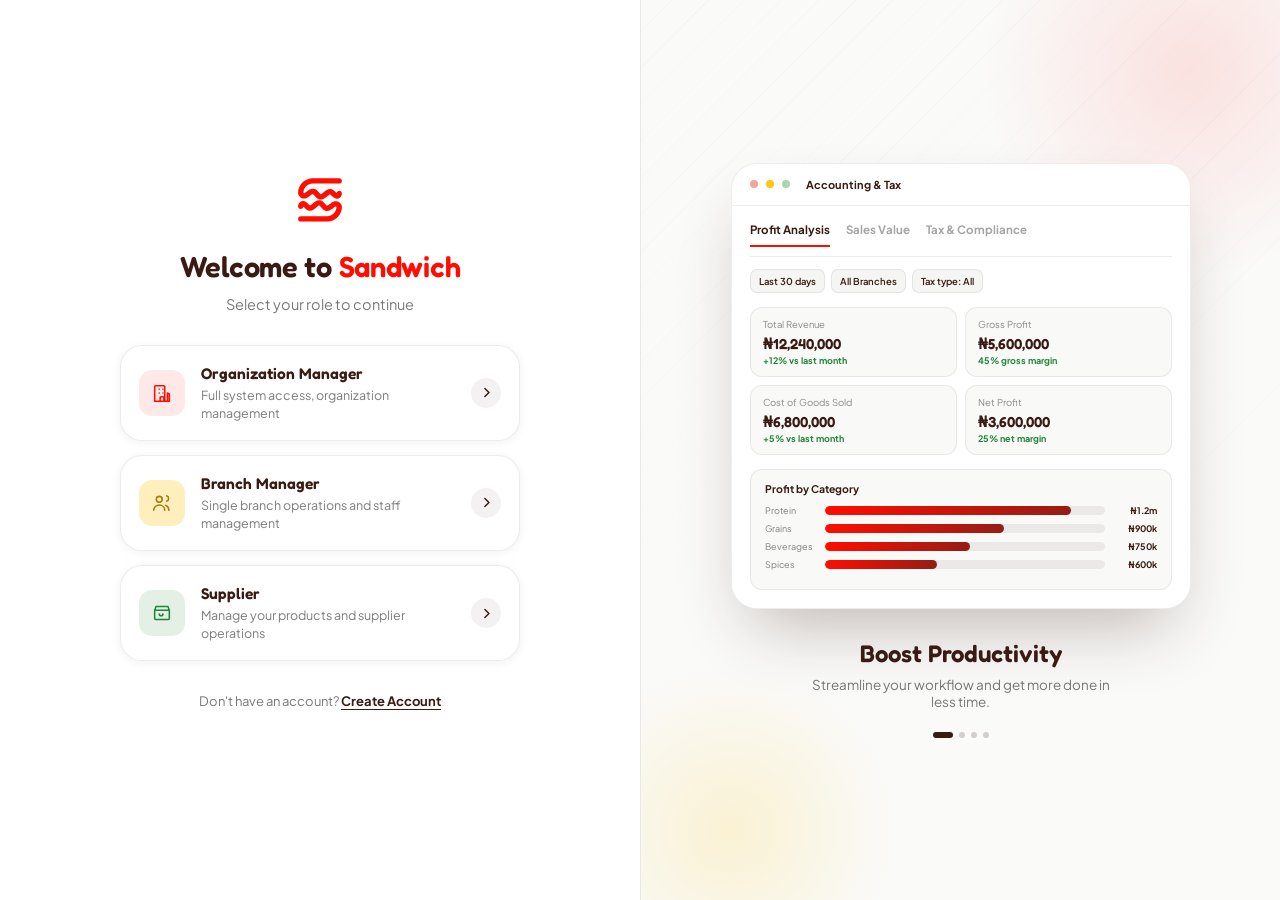
<file: gatewat.html>
<!DOCTYPE html>
<html lang="en">
<head>
<meta charset="UTF-8">
<meta name="viewport" content="width=device-width, initial-scale=1.0">
<title>Sign in — Sandwich</title>
<link rel="preconnect" href="https://fonts.googleapis.com">
<link rel="preconnect" href="https://fonts.gstatic.com" crossorigin>
<link href="https://fonts.googleapis.com/css2?family=Fredoka:wght@500;600;700&family=Plus+Jakarta+Sans:wght@400;500;600;700;800&display=swap" rel="stylesheet">
<style>
  :root{
    --cream:#FFFFFF; --cream-alt:#FAFAF9; --ink:#1E1E1E; --dark:#391B13;
    --red:#FF0D01; --red-deep:#961D14; --yellow:#FEC60F; --green:#208537; --white:#FFFFFF;
    --line: rgba(57,27,19,0.13); --line-soft: rgba(57,27,19,0.08);
    --shadow-sm: 0 2px 10px rgba(57,27,19,0.06); --shadow-md: 0 14px 32px rgba(57,27,19,0.10); --shadow-lg: 0 34px 70px -22px rgba(57,27,19,0.32);
    --radius-sm:14px; --radius-md:22px; --radius-lg:30px;
    --glass-bg: linear-gradient(158deg, rgba(255,255,255,0.92) 0%, rgba(255,255,255,0.62) 38%, rgba(255,255,255,0.34) 70%, rgba(255,255,255,0.48) 100%);
    --glass-border: rgba(255,255,255,0.95);
    --glass-blur: blur(30px) saturate(225%) brightness(1.06);
    --glass-shadow: inset 0 1.5px 0 rgba(255,255,255,1), inset 0 -1px 0 rgba(57,27,19,0.07), inset 1px 0 0 rgba(255,255,255,0.45), inset -1px 0 0 rgba(57,27,19,0.03), 0 30px 60px -24px rgba(57,27,19,0.34), 0 2px 8px rgba(57,27,19,0.06);
  }
  *{box-sizing:border-box;}
  body{ margin:0; background:var(--cream); color:var(--ink); font-family:'Plus Jakarta Sans',sans-serif; -webkit-font-smoothing:antialiased; }
  .display{ font-family:'Fredoka', sans-serif; }
  a{ text-decoration:none; color:inherit; }
  img,svg{ display:block; }

  .page{ min-height:100vh; display:grid; grid-template-columns:1fr 1fr; }

  /* ===== glass utility (same recipe as landing page) ===== */
  .glass{ position:relative; background:var(--glass-bg); backdrop-filter:var(--glass-blur); -webkit-backdrop-filter:var(--glass-blur); border:1px solid var(--glass-border); box-shadow:var(--glass-shadow); overflow:hidden; }
  .glass::before{ content:""; position:absolute; inset:0; border-radius:inherit; pointer-events:none; background:radial-gradient(130% 100% at 12% -12%, rgba(255,255,255,0.85), rgba(255,255,255,0) 52%); mix-blend-mode:overlay; }
  .glass > *{ position:relative; z-index:1; }

  .sweep{ position:relative; overflow:hidden; }
  .sweep::after{ content:""; position:absolute; top:-60%; left:-70%; width:38%; height:220%; background:linear-gradient(120deg, transparent 0%, rgba(255,255,255,0.0) 35%, rgba(255,255,255,0.8) 50%, rgba(255,255,255,0.0) 65%, transparent 100%); transform:translateX(-40%) rotate(10deg); transition:transform .85s cubic-bezier(.2,.7,.3,1); pointer-events:none; mix-blend-mode:overlay; z-index:2; }
  .sweep:hover::after{ transform:translateX(280%) rotate(10deg); }

  /* ===== LEFT — sign in ===== */
  .left{ display:flex; align-items:center; justify-content:center; padding:64px 56px; position:relative; }
  .left-inner{ width:100%; max-width:400px; }
  .logo{ display:flex; justify-content:center; margin-bottom:28px; }
  .logo .mark{ width:44px; height:44px; }
  h1.hdg{ font-family:'Fredoka'; font-weight:600; font-size:29px; line-height:1.2; text-align:center; color:var(--dark); margin:0 0 10px; letter-spacing:-0.01em; }
  h1.hdg .accent{ color:var(--red); }
  p.sub{ text-align:center; font-size:14.5px; color:rgba(30,30,30,0.6); margin:0 0 32px; }

  .role-list{ display:flex; flex-direction:column; gap:14px; }
  .role-card{ display:flex; align-items:center; gap:16px; padding:18px 18px; border-radius:var(--radius-md); cursor:pointer; transition:transform .22s ease, box-shadow .22s ease; border:1px solid var(--line-soft); background:#fff; box-shadow:var(--shadow-sm); }
  .role-card:hover{ transform:translateY(-3px); box-shadow:var(--shadow-md); }
  .role-icon{ width:46px; height:46px; border-radius:13px; display:flex; align-items:center; justify-content:center; flex-shrink:0; }
  .role-icon.i-red{ background:rgba(255,13,1,0.09); }
  .role-icon.i-yellow{ background:rgba(254,198,15,0.28); }
  .role-icon.i-green{ background:rgba(32,133,55,0.12); }
  .role-icon svg{ width:22px; height:22px; stroke-width:1.7; stroke-linecap:round; stroke-linejoin:round; fill:none; }
  .i-red svg{ stroke:var(--red); } .i-yellow svg{ stroke:#A8790B; } .i-green svg{ stroke:var(--green); }
  .role-copy{ flex:1; min-width:0; }
  .role-copy .rt{ font-family:'Fredoka'; font-weight:600; font-size:15.5px; color:var(--dark); margin-bottom:3px; }
  .role-copy .rd{ font-size:12.5px; color:rgba(30,30,30,0.58); line-height:1.45; }
  .role-arrow{ width:30px; height:30px; border-radius:50%; background:rgba(57,27,19,0.06); display:flex; align-items:center; justify-content:center; flex-shrink:0; transition:background .2s ease, transform .2s ease; }
  .role-card:hover .role-arrow{ background:var(--red); transform:translateX(2px); }
  .role-arrow svg{ width:13px; height:13px; stroke:var(--dark); transition:stroke .2s ease; }
  .role-card:hover .role-arrow svg{ stroke:#fff; }

  .foot-note{ text-align:center; font-size:13px; color:rgba(30,30,30,0.6); margin-top:32px; }
  .foot-note a{ font-weight:700; color:var(--dark); text-decoration:underline; text-underline-offset:3px; }
  .foot-note a:hover{ color:var(--red); }

  /* ===== RIGHT — showcase ===== */
  .right{ position:relative; background:var(--cream-alt); display:flex; flex-direction:column; align-items:center; justify-content:center; padding:56px 48px; overflow:hidden; border-left:1px solid var(--line-soft); }
  .diag{ position:absolute; inset:0; opacity:0.4; background-image:repeating-linear-gradient(-45deg, rgba(57,27,19,0.05) 0 1px, transparent 1px 26px); -webkit-mask-image:linear-gradient(180deg, black, transparent 78%); mask-image:linear-gradient(180deg, black, transparent 78%); }
  .glow{ position:absolute; border-radius:50%; pointer-events:none; }
  .glow.g1{ top:-140px; right:-120px; width:420px; height:420px; background:radial-gradient(circle, rgba(255,13,1,0.10), rgba(255,13,1,0) 70%); }
  .glow.g2{ bottom:-100px; left:-80px; width:340px; height:340px; background:radial-gradient(circle, rgba(254,198,15,0.16), rgba(254,198,15,0) 70%); }

  .showcase{ position:relative; z-index:1; width:100%; max-width:460px; }
  .panel{ border-radius:26px; padding:0; background:#fff; border:1px solid var(--line-soft); box-shadow:var(--shadow-lg); overflow:hidden; }
  .panel-bar{ display:flex; align-items:center; gap:8px; padding:14px 18px; border-bottom:1px solid var(--line-soft); }
  .panel-bar i{ width:8px; height:8px; border-radius:50%; }
  .panel-bar i:nth-child(1){ background:#F0A69B; } .panel-bar i:nth-child(2){ background:var(--yellow); } .panel-bar i:nth-child(3){ background:#A9D6AE; }
  .panel-bar .lbl{ margin-left:8px; font-size:11px; font-weight:700; color:var(--dark); }

  .dash{ padding:16px 18px 18px; background:#fff; }
  .dash-top{ display:flex; gap:16px; font-size:11.5px; font-weight:700; color:rgba(30,30,30,0.4); border-bottom:1px solid var(--line-soft); padding-bottom:9px; margin-bottom:12px; }
  .dash-top span{ padding-bottom:8px; }
  .dash-top .on{ color:var(--dark); border-bottom:2px solid var(--red); }
  .filters{ display:flex; gap:6px; margin-bottom:14px; }
  .filters span{ font-size:9.5px; font-weight:600; color:var(--dark); background:#F5F5F4; border:1px solid var(--line-soft); border-radius:7px; padding:5px 8px; white-space:nowrap; }

  .stat-grid{ display:grid; grid-template-columns:1fr 1fr; gap:8px; margin-bottom:14px; }
  .stat-box{ background:#F9F9F8; border:1px solid var(--line-soft); border-radius:12px; padding:10px 12px; }
  .stat-box .sl{ font-size:9.5px; color:rgba(30,30,30,0.5); margin-bottom:5px; }
  .stat-box .sv{ font-family:'Fredoka'; font-weight:600; font-size:14.5px; color:var(--dark); }
  .stat-box .sc{ font-size:9px; color:var(--green); margin-top:3px; font-weight:700; }

  .chart-card{ background:#F9F9F8; border:1px solid var(--line-soft); border-radius:12px; padding:12px 14px; }
  .chart-card .ct{ font-size:10.5px; font-weight:700; color:var(--dark); margin-bottom:10px; }
  .bar-row{ display:flex; align-items:center; gap:8px; margin-bottom:7px; }
  .bar-row .bl{ width:52px; font-size:9px; color:rgba(30,30,30,0.55); flex-shrink:0; }
  .bar-track{ flex:1; height:9px; border-radius:5px; background:rgba(57,27,19,0.07); overflow:hidden; }
  .bar-fill{ height:100%; border-radius:5px; background:linear-gradient(90deg, var(--red), var(--red-deep)); }
  .bar-row .bv{ width:44px; font-size:9px; font-weight:700; color:var(--dark); text-align:right; flex-shrink:0; }

  .showcase-copy{ text-align:center; margin-top:30px; }
  .showcase-copy h2{ font-family:'Fredoka'; font-weight:600; font-size:24px; color:var(--dark); margin:0 0 8px; }
  .showcase-copy p{ font-size:13.5px; color:rgba(30,30,30,0.6); margin:0; max-width:320px; margin-inline:auto; }
  .dots{ display:flex; justify-content:center; gap:6px; margin-top:22px; }
  .dots span{ width:6px; height:6px; border-radius:50%; background:rgba(57,27,19,0.2); }
  .dots span.on{ width:20px; border-radius:4px; background:var(--dark); }

  @media (max-width: 900px){
    .page{ grid-template-columns:1fr; }
    .right{ order:-1; border-left:none; border-bottom:1px solid var(--line-soft); padding:40px 28px; }
    .left{ padding:48px 24px; }
    .showcase{ max-width:380px; }
  }
</style>
</head>
<body>

<svg style="display:none" aria-hidden="true">
  <symbol id="emblem" viewBox="0 0 100 99">
    <path d="M 51.88 48.52 C 50.61 48.52 49.30 48.33 47.96 47.89 C 43.65 46.50 40.81 43.14 38.30 40.16 C 36.99 38.62 35.21 36.50 34.18 36.15 C 34.03 36.10 32.84 35.78 29.21 38.57 L 27.57 39.88 C 24.52 42.31 21.08 45.07 16.65 46.04 C 13.24 46.78 9.53 46.10 6.49 44.13 C 3.30 42.06 1.09 38.76 0.28 34.84 L 0.15 33.61 C 0.15 15.08 15.23 0.00 33.76 0.00 L 93.76 0.00 C 97.12 0.00 99.85 2.73 99.85 6.08 C 99.85 9.44 97.12 12.16 93.76 12.16 L 33.76 12.16 C 22.18 12.16 12.72 21.39 12.33 32.87 C 12.50 33.35 12.76 33.70 13.11 33.93 C 13.49 34.17 13.86 34.19 14.06 34.15 C 15.70 33.79 17.87 32.06 19.97 30.38 L 21.81 28.93 C 24.02 27.23 30.77 22.07 38.18 24.66 C 42.35 26.11 45.13 29.41 47.58 32.32 C 48.90 33.87 50.70 36.00 51.69 36.32 C 52.33 36.52 53.96 35.95 58.28 32.10 C 61.93 28.86 68.73 22.84 76.63 25.31 C 80.35 26.47 83.08 29.22 85.26 31.43 L 85.73 31.90 C 86.63 32.80 87.28 33.38 87.76 33.75 C 88.32 30.82 91.21 28.60 94.04 28.76 C 97.39 28.92 100.00 31.68 99.84 35.04 C 99.67 38.43 98.22 41.51 95.74 43.71 C 93.51 45.68 90.70 46.69 87.84 46.51 C 83.38 46.20 80.05 43.43 77.11 40.48 L 76.63 39.99 C 75.45 38.81 73.85 37.18 73.00 36.92 C 72.41 36.73 70.74 37.30 66.37 41.19 C 63.34 43.88 58.14 48.52 51.88 48.52" fill="#FF0D01"/>
    <path d="M 66.24 98.51 L 6.24 98.51 C 2.88 98.51 0.16 95.78 0.16 92.43 C 0.16 89.07 2.88 86.34 6.24 86.34 L 66.24 86.34 C 77.82 86.34 87.28 77.12 87.67 65.63 C 87.50 65.16 87.24 64.81 86.89 64.58 C 86.51 64.34 86.13 64.31 85.94 64.36 C 84.31 64.71 82.14 66.45 80.04 68.12 L 78.19 69.58 C 75.97 71.28 69.23 76.43 61.82 73.85 C 57.65 72.39 54.87 69.10 52.42 66.19 C 51.10 64.64 49.30 62.51 48.31 62.19 C 47.67 61.99 46.04 62.56 41.72 66.40 C 38.07 69.64 31.27 75.65 23.37 73.19 C 19.64 72.03 16.91 69.27 14.72 67.06 L 14.26 66.61 C 13.37 65.70 12.72 65.13 12.24 64.75 C 11.67 67.68 8.90 69.94 5.96 69.75 C 2.61 69.58 0.00 66.83 0.16 63.47 C 0.33 60.08 1.78 57.00 4.26 54.80 C 6.48 52.82 9.27 51.82 12.16 52.00 C 16.63 52.32 19.95 55.08 22.89 58.02 L 23.36 58.50 C 24.54 59.69 26.15 61.32 27.00 61.58 C 27.59 61.77 29.26 61.21 33.63 57.32 C 37.27 54.08 44.06 48.03 52.04 50.61 C 56.35 52.00 59.19 55.37 61.70 58.34 C 63.01 59.89 64.79 62.00 65.82 62.36 C 65.93 62.40 67.15 62.72 70.79 59.93 L 72.45 58.62 C 75.48 56.19 78.93 53.44 83.34 52.47 C 86.77 51.72 90.49 52.42 93.51 54.38 C 96.70 56.45 98.91 59.74 99.72 63.66 L 99.85 64.89 C 99.85 83.43 84.77 98.51 66.24 98.51" fill="#FF0D01"/>
  </symbol>
</svg>

<div class="page">

  <!-- LEFT: role selection -->
  <div class="left">
    <div class="left-inner">
      <div class="logo"><svg class="mark"><use href="#emblem"/></svg></div>
      <h1 class="hdg">Welcome to <span class="accent">Sandwich</span></h1>
      <p class="sub">Select your role to continue</p>

      <div class="role-list">
        <a href="#" class="role-card sweep">
          <div class="role-icon i-red">
            <svg viewBox="0 0 24 24"><path d="M4 21V5a1 1 0 011-1h9a1 1 0 011 1v16M4 21h16M9 8h.01M9 12h.01M13 8h.01M13 12h.01M14 21v-4a1 1 0 00-1-1h-2a1 1 0 00-1 1v4M18 21v-9l2 1v8"/></svg>
          </div>
          <div class="role-copy">
            <div class="rt">Organization Manager</div>
            <div class="rd">Full system access, organization management</div>
          </div>
          <div class="role-arrow"><svg viewBox="0 0 16 16" fill="none"><path d="M6 3l5 5-5 5" stroke-width="1.8" stroke-linecap="round" stroke-linejoin="round"/></svg></div>
        </a>

        <a href="#" class="role-card sweep">
          <div class="role-icon i-yellow">
            <svg viewBox="0 0 24 24"><circle cx="9" cy="8" r="3.2"/><path d="M3 20c0-3.5 2.7-5.8 6-5.8s6 2.3 6 5.8"/><path d="M17 4.2a3 3 0 010 5.8M19.5 20c0-2.7-1.5-4.6-3.5-5.4"/></svg>
          </div>
          <div class="role-copy">
            <div class="rt">Branch Manager</div>
            <div class="rd">Single branch operations and staff management</div>
          </div>
          <div class="role-arrow"><svg viewBox="0 0 16 16" fill="none"><path d="M6 3l5 5-5 5" stroke-width="1.8" stroke-linecap="round" stroke-linejoin="round"/></svg></div>
        </a>

        <a href="#" class="role-card sweep">
          <div class="role-icon i-green">
            <svg viewBox="0 0 24 24"><path d="M4 9l1.5-4h13L20 9M4 9h16M4 9v9a1 1 0 001 1h14a1 1 0 001-1V9M9 13a2 2 0 004 0"/></svg>
          </div>
          <div class="role-copy">
            <div class="rt">Supplier</div>
            <div class="rd">Manage your products and supplier operations</div>
          </div>
          <div class="role-arrow"><svg viewBox="0 0 16 16" fill="none"><path d="M6 3l5 5-5 5" stroke-width="1.8" stroke-linecap="round" stroke-linejoin="round"/></svg></div>
        </a>
      </div>

      <p class="foot-note">Don't have an account? <a href="#">Create Account</a></p>
    </div>
  </div>

  <!-- RIGHT: product showcase -->
  <div class="right">
    <div class="diag"></div>
    <div class="glow g1"></div>
    <div class="glow g2"></div>

    <div class="showcase">
      <div class="panel">
        <div class="panel-bar"><i></i><i></i><i></i><span class="lbl">Accounting &amp; Tax</span></div>
        <div class="dash">
          <div class="dash-top"><span class="on">Profit Analysis</span><span>Sales Value</span><span>Tax &amp; Compliance</span></div>
          <div class="filters"><span>Last 30 days</span><span>All Branches</span><span>Tax type: All</span></div>
          <div class="stat-grid">
            <div class="stat-box"><div class="sl">Total Revenue</div><div class="sv">₦12,240,000</div><div class="sc">+12% vs last month</div></div>
            <div class="stat-box"><div class="sl">Gross Profit</div><div class="sv">₦5,600,000</div><div class="sc">45% gross margin</div></div>
            <div class="stat-box"><div class="sl">Cost of Goods Sold</div><div class="sv">₦6,800,000</div><div class="sc">+5% vs last month</div></div>
            <div class="stat-box"><div class="sl">Net Profit</div><div class="sv">₦3,600,000</div><div class="sc">25% net margin</div></div>
          </div>
          <div class="chart-card">
            <div class="ct">Profit by Category</div>
            <div class="bar-row"><span class="bl">Protein</span><div class="bar-track"><div class="bar-fill" style="width:88%;"></div></div><span class="bv">₦1.2m</span></div>
            <div class="bar-row"><span class="bl">Grains</span><div class="bar-track"><div class="bar-fill" style="width:64%;"></div></div><span class="bv">₦900k</span></div>
            <div class="bar-row"><span class="bl">Beverages</span><div class="bar-track"><div class="bar-fill" style="width:52%;"></div></div><span class="bv">₦750k</span></div>
            <div class="bar-row"><span class="bl">Spices</span><div class="bar-track"><div class="bar-fill" style="width:40%;"></div></div><span class="bv">₦600k</span></div>
          </div>
        </div>
      </div>

      <div class="showcase-copy">
        <h2>Boost Productivity</h2>
        <p>Streamline your workflow and get more done in less time.</p>
        <div class="dots"><span class="on"></span><span></span><span></span><span></span></div>
      </div>
    </div>
  </div>

</div>

</body>
</html>
</file>
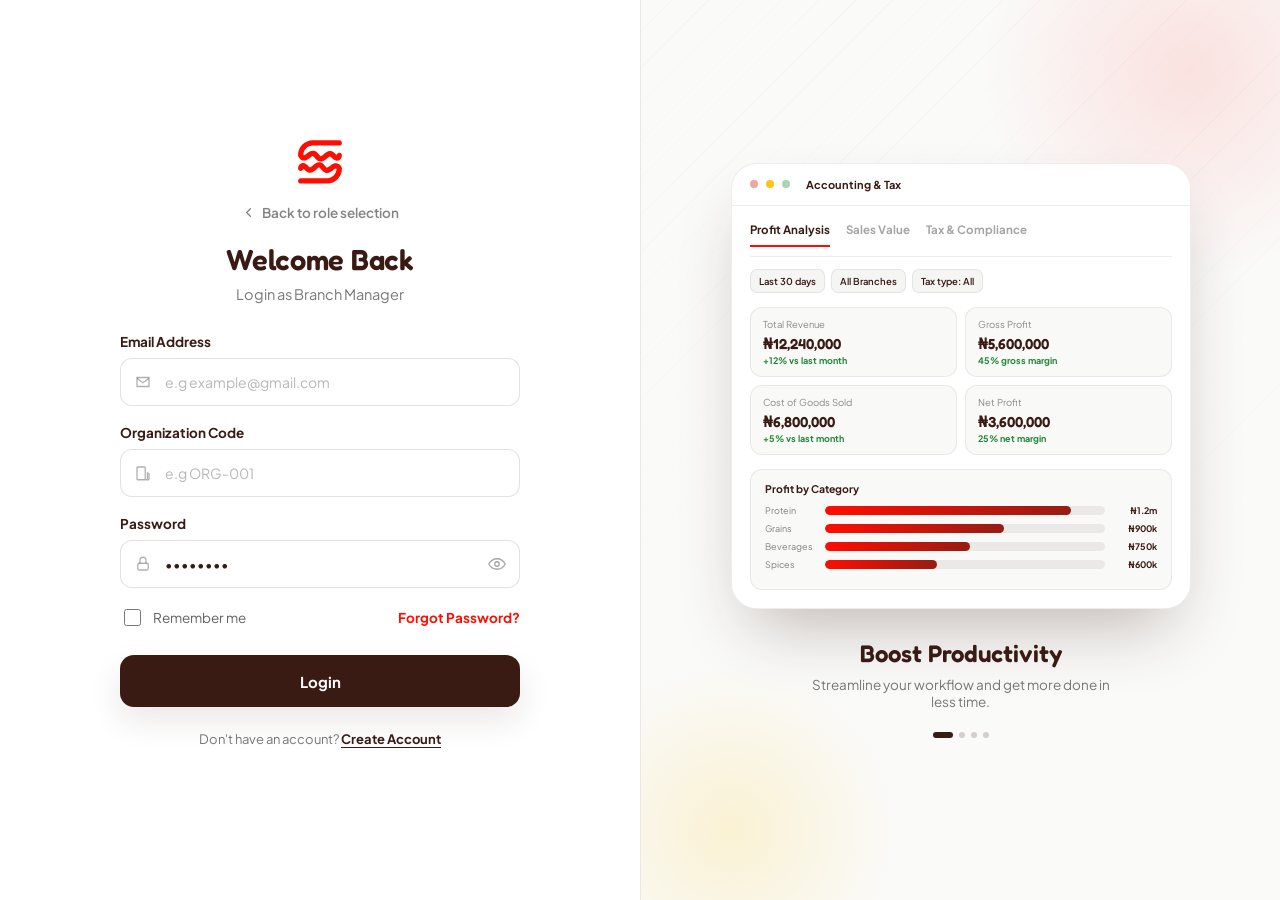
<file: login.html>
<!DOCTYPE html>
<html lang="en">
<head>
<meta charset="UTF-8">
<meta name="viewport" content="width=device-width, initial-scale=1.0">
<title>Login — Sandwich</title>
<link rel="preconnect" href="https://fonts.googleapis.com">
<link rel="preconnect" href="https://fonts.gstatic.com" crossorigin>
<link href="https://fonts.googleapis.com/css2?family=Fredoka:wght@500;600;700&family=Plus+Jakarta+Sans:wght@400;500;600;700;800&display=swap" rel="stylesheet">
<style>
  :root{
    --cream:#FFFFFF; --cream-alt:#FAFAF9; --ink:#1E1E1E; --dark:#391B13;
    --red:#FF0D01; --red-deep:#961D14; --yellow:#FEC60F; --green:#208537; --white:#FFFFFF;
    --line: rgba(57,27,19,0.13); --line-soft: rgba(57,27,19,0.08);
    --shadow-sm: 0 2px 10px rgba(57,27,19,0.06); --shadow-md: 0 14px 32px rgba(57,27,19,0.10); --shadow-lg: 0 34px 70px -22px rgba(57,27,19,0.32);
    --radius-sm:14px; --radius-md:22px; --radius-lg:30px;
  }
  *{box-sizing:border-box;}
  body{ margin:0; background:var(--cream); color:var(--ink); font-family:'Plus Jakarta Sans',sans-serif; -webkit-font-smoothing:antialiased; }
  a{ text-decoration:none; color:inherit; }
  img,svg{ display:block; }

  .page{ min-height:100vh; display:grid; grid-template-columns:1fr 1fr; }

  /* ===== LEFT — login form ===== */
  .left{ display:flex; align-items:center; justify-content:center; padding:64px 56px; position:relative; }
  .left-inner{ width:100%; max-width:400px; }
  .logo{ display:flex; justify-content:center; margin-bottom:20px; }
  .logo .mark{ width:44px; height:44px; }

  .back-link{ display:inline-flex; align-items:center; gap:6px; font-size:13.5px; font-weight:600; color:rgba(30,30,30,0.55); margin-bottom:22px; cursor:pointer; transition:color .18s ease; }
  .back-link:hover{ color:var(--dark); }
  .back-link svg{ width:15px; height:15px; stroke:currentColor; stroke-width:2; }
  .back-wrap{ display:flex; justify-content:center; }

  h1.hdg{ font-family:'Fredoka'; font-weight:600; font-size:29px; line-height:1.2; text-align:center; color:var(--dark); margin:0 0 8px; letter-spacing:-0.01em; }
  p.sub{ text-align:center; font-size:14.5px; color:rgba(30,30,30,0.6); margin:0 0 30px; }

  .field{ margin-bottom:18px; }
  .field label{ display:block; font-size:13.5px; font-weight:700; color:var(--dark); margin-bottom:8px; }
  .input-wrap{ position:relative; display:flex; align-items:center; }
  .input-wrap svg.icon{ position:absolute; left:14px; width:18px; height:18px; stroke:rgba(30,30,30,0.35); stroke-width:1.7; fill:none; pointer-events:none; }
  .input-wrap input{ width:100%; height:48px; border-radius:12px; border:1.5px solid var(--line); background:#fff; padding:0 44px; font-size:14px; font-family:inherit; color:var(--dark); outline:none; transition:border-color .18s ease, box-shadow .18s ease; }
  .input-wrap input::placeholder{ color:rgba(30,30,30,0.32); }
  .input-wrap input:focus{ border-color:var(--red); box-shadow:0 0 0 4px rgba(255,13,1,0.10); }
  .toggle-eye{ position:absolute; right:14px; width:18px; height:18px; stroke:rgba(30,30,30,0.4); stroke-width:1.7; fill:none; cursor:pointer; background:none; border:none; padding:0; }

  .row-between{ display:flex; align-items:center; justify-content:space-between; margin:2px 0 26px; }
  .remember{ display:flex; align-items:center; gap:9px; font-size:13.5px; color:rgba(30,30,30,0.7); cursor:pointer; user-select:none; }
  .remember input{ width:17px; height:17px; border-radius:5px; border:1.5px solid var(--line); accent-color:var(--red); cursor:pointer; }
  .forgot{ font-size:13.5px; font-weight:700; color:var(--red); }
  .forgot:hover{ color:var(--red-deep); }

  .btn-login{ width:100%; height:52px; border-radius:14px; border:none; background:var(--dark); color:#fff; font-family:inherit; font-size:15px; font-weight:700; cursor:pointer; box-shadow:var(--shadow-md); transition:transform .18s ease, box-shadow .18s ease, background .18s ease; }
  .btn-login:hover{ transform:translateY(-2px); background:#2b1109; box-shadow:0 18px 38px -14px rgba(57,27,19,0.45); }
  .btn-login:active{ transform:translateY(0); }

  .foot-note{ text-align:center; font-size:13px; color:rgba(30,30,30,0.6); margin-top:24px; }
  .foot-note a{ font-weight:700; color:var(--dark); text-decoration:underline; text-underline-offset:3px; }
  .foot-note a:hover{ color:var(--red); }

  /* ===== RIGHT — showcase (unchanged) ===== */
  .right{ position:relative; background:var(--cream-alt); display:flex; flex-direction:column; align-items:center; justify-content:center; padding:56px 48px; overflow:hidden; border-left:1px solid var(--line-soft); }
  .diag{ position:absolute; inset:0; opacity:0.4; background-image:repeating-linear-gradient(-45deg, rgba(57,27,19,0.05) 0 1px, transparent 1px 26px); -webkit-mask-image:linear-gradient(180deg, black, transparent 78%); mask-image:linear-gradient(180deg, black, transparent 78%); }
  .glow{ position:absolute; border-radius:50%; pointer-events:none; }
  .glow.g1{ top:-140px; right:-120px; width:420px; height:420px; background:radial-gradient(circle, rgba(255,13,1,0.10), rgba(255,13,1,0) 70%); }
  .glow.g2{ bottom:-100px; left:-80px; width:340px; height:340px; background:radial-gradient(circle, rgba(254,198,15,0.16), rgba(254,198,15,0) 70%); }

  .showcase{ position:relative; z-index:1; width:100%; max-width:460px; }
  .panel{ border-radius:26px; padding:0; background:#fff; border:1px solid var(--line-soft); box-shadow:var(--shadow-lg); overflow:hidden; }
  .panel-bar{ display:flex; align-items:center; gap:8px; padding:14px 18px; border-bottom:1px solid var(--line-soft); }
  .panel-bar i{ width:8px; height:8px; border-radius:50%; }
  .panel-bar i:nth-child(1){ background:#F0A69B; } .panel-bar i:nth-child(2){ background:var(--yellow); } .panel-bar i:nth-child(3){ background:#A9D6AE; }
  .panel-bar .lbl{ margin-left:8px; font-size:11px; font-weight:700; color:var(--dark); }

  .dash{ padding:16px 18px 18px; background:#fff; }
  .dash-top{ display:flex; gap:16px; font-size:11.5px; font-weight:700; color:rgba(30,30,30,0.4); border-bottom:1px solid var(--line-soft); padding-bottom:9px; margin-bottom:12px; }
  .dash-top span{ padding-bottom:8px; }
  .dash-top .on{ color:var(--dark); border-bottom:2px solid var(--red); }
  .filters{ display:flex; gap:6px; margin-bottom:14px; }
  .filters span{ font-size:9.5px; font-weight:600; color:var(--dark); background:#F5F5F4; border:1px solid var(--line-soft); border-radius:7px; padding:5px 8px; white-space:nowrap; }

  .stat-grid{ display:grid; grid-template-columns:1fr 1fr; gap:8px; margin-bottom:14px; }
  .stat-box{ background:#F9F9F8; border:1px solid var(--line-soft); border-radius:12px; padding:10px 12px; }
  .stat-box .sl{ font-size:9.5px; color:rgba(30,30,30,0.5); margin-bottom:5px; }
  .stat-box .sv{ font-family:'Fredoka'; font-weight:600; font-size:14.5px; color:var(--dark); }
  .stat-box .sc{ font-size:9px; color:var(--green); margin-top:3px; font-weight:700; }

  .chart-card{ background:#F9F9F8; border:1px solid var(--line-soft); border-radius:12px; padding:12px 14px; }
  .chart-card .ct{ font-size:10.5px; font-weight:700; color:var(--dark); margin-bottom:10px; }
  .bar-row{ display:flex; align-items:center; gap:8px; margin-bottom:7px; }
  .bar-row .bl{ width:52px; font-size:9px; color:rgba(30,30,30,0.55); flex-shrink:0; }
  .bar-track{ flex:1; height:9px; border-radius:5px; background:rgba(57,27,19,0.07); overflow:hidden; }
  .bar-fill{ height:100%; border-radius:5px; background:linear-gradient(90deg, var(--red), var(--red-deep)); }
  .bar-row .bv{ width:44px; font-size:9px; font-weight:700; color:var(--dark); text-align:right; flex-shrink:0; }

  .showcase-copy{ text-align:center; margin-top:30px; }
  .showcase-copy h2{ font-family:'Fredoka'; font-weight:600; font-size:24px; color:var(--dark); margin:0 0 8px; }
  .showcase-copy p{ font-size:13.5px; color:rgba(30,30,30,0.6); margin:0; max-width:320px; margin-inline:auto; }
  .dots{ display:flex; justify-content:center; gap:6px; margin-top:22px; }
  .dots span{ width:6px; height:6px; border-radius:50%; background:rgba(57,27,19,0.2); }
  .dots span.on{ width:20px; border-radius:4px; background:var(--dark); }

  @media (max-width: 900px){
    .page{ grid-template-columns:1fr; }
    .right{ order:-1; border-left:none; border-bottom:1px solid var(--line-soft); padding:40px 28px; }
    .left{ padding:48px 24px; }
    .showcase{ max-width:380px; }
  }
</style>
</head>
<body>

<svg style="display:none" aria-hidden="true">
  <symbol id="emblem" viewBox="0 0 100 99">
    <path d="M 51.88 48.52 C 50.61 48.52 49.30 48.33 47.96 47.89 C 43.65 46.50 40.81 43.14 38.30 40.16 C 36.99 38.62 35.21 36.50 34.18 36.15 C 34.03 36.10 32.84 35.78 29.21 38.57 L 27.57 39.88 C 24.52 42.31 21.08 45.07 16.65 46.04 C 13.24 46.78 9.53 46.10 6.49 44.13 C 3.30 42.06 1.09 38.76 0.28 34.84 L 0.15 33.61 C 0.15 15.08 15.23 0.00 33.76 0.00 L 93.76 0.00 C 97.12 0.00 99.85 2.73 99.85 6.08 C 99.85 9.44 97.12 12.16 93.76 12.16 L 33.76 12.16 C 22.18 12.16 12.72 21.39 12.33 32.87 C 12.50 33.35 12.76 33.70 13.11 33.93 C 13.49 34.17 13.86 34.19 14.06 34.15 C 15.70 33.79 17.87 32.06 19.97 30.38 L 21.81 28.93 C 24.02 27.23 30.77 22.07 38.18 24.66 C 42.35 26.11 45.13 29.41 47.58 32.32 C 48.90 33.87 50.70 36.00 51.69 36.32 C 52.33 36.52 53.96 35.95 58.28 32.10 C 61.93 28.86 68.73 22.84 76.63 25.31 C 80.35 26.47 83.08 29.22 85.26 31.43 L 85.73 31.90 C 86.63 32.80 87.28 33.38 87.76 33.75 C 88.32 30.82 91.21 28.60 94.04 28.76 C 97.39 28.92 100.00 31.68 99.84 35.04 C 99.67 38.43 98.22 41.51 95.74 43.71 C 93.51 45.68 90.70 46.69 87.84 46.51 C 83.38 46.20 80.05 43.43 77.11 40.48 L 76.63 39.99 C 75.45 38.81 73.85 37.18 73.00 36.92 C 72.41 36.73 70.74 37.30 66.37 41.19 C 63.34 43.88 58.14 48.52 51.88 48.52" fill="#FF0D01"/>
    <path d="M 66.24 98.51 L 6.24 98.51 C 2.88 98.51 0.16 95.78 0.16 92.43 C 0.16 89.07 2.88 86.34 6.24 86.34 L 66.24 86.34 C 77.82 86.34 87.28 77.12 87.67 65.63 C 87.50 65.16 87.24 64.81 86.89 64.58 C 86.51 64.34 86.13 64.31 85.94 64.36 C 84.31 64.71 82.14 66.45 80.04 68.12 L 78.19 69.58 C 75.97 71.28 69.23 76.43 61.82 73.85 C 57.65 72.39 54.87 69.10 52.42 66.19 C 51.10 64.64 49.30 62.51 48.31 62.19 C 47.67 61.99 46.04 62.56 41.72 66.40 C 38.07 69.64 31.27 75.65 23.37 73.19 C 19.64 72.03 16.91 69.27 14.72 67.06 L 14.26 66.61 C 13.37 65.70 12.72 65.13 12.24 64.75 C 11.67 67.68 8.90 69.94 5.96 69.75 C 2.61 69.58 0.00 66.83 0.16 63.47 C 0.33 60.08 1.78 57.00 4.26 54.80 C 6.48 52.82 9.27 51.82 12.16 52.00 C 16.63 52.32 19.95 55.08 22.89 58.02 L 23.36 58.50 C 24.54 59.69 26.15 61.32 27.00 61.58 C 27.59 61.77 29.26 61.21 33.63 57.32 C 37.27 54.08 44.06 48.03 52.04 50.61 C 56.35 52.00 59.19 55.37 61.70 58.34 C 63.01 59.89 64.79 62.00 65.82 62.36 C 65.93 62.40 67.15 62.72 70.79 59.93 L 72.45 58.62 C 75.48 56.19 78.93 53.44 83.34 52.47 C 86.77 51.72 90.49 52.42 93.51 54.38 C 96.70 56.45 98.91 59.74 99.72 63.66 L 99.85 64.89 C 99.85 83.43 84.77 98.51 66.24 98.51" fill="#FF0D01"/>
  </symbol>
</svg>

<div class="page">

  <!-- LEFT: login form -->
  <div class="left">
    <div class="left-inner">
      <div class="logo"><svg class="mark"><use href="#emblem"/></svg></div>

      <div class="back-wrap">
        <a href="#" class="back-link">
          <svg viewBox="0 0 24 24" fill="none"><path d="M15 18l-6-6 6-6" stroke-linecap="round" stroke-linejoin="round"/></svg>
          Back to role selection
        </a>
      </div>

      <h1 class="hdg">Welcome Back</h1>
      <p class="sub">Login as Branch Manager</p>

      <form onsubmit="return false;">
        <div class="field">
          <label for="email">Email Address</label>
          <div class="input-wrap">
            <svg class="icon" viewBox="0 0 24 24"><path d="M4 6h16v12H4z"/><path d="M4 7l8 6 8-6"/></svg>
            <input id="email" type="email" placeholder="e.g example@gmail.com" autocomplete="username">
          </div>
        </div>

        <div class="field">
          <label for="orgcode">Organization Code</label>
          <div class="input-wrap">
            <svg class="icon" viewBox="0 0 24 24"><path d="M4 21V5a1 1 0 011-1h9a1 1 0 011 1v16M4 21h16M9 8h.01M9 12h.01M13 8h.01M13 12h.01M18 21v-9l2 1v8"/></svg>
            <input id="orgcode" type="text" placeholder="e.g ORG-001">
          </div>
        </div>

        <div class="field">
          <label for="password">Password</label>
          <div class="input-wrap">
            <svg class="icon" viewBox="0 0 24 24"><rect x="5" y="11" width="14" height="9" rx="2"/><path d="M8 11V7a4 4 0 018 0v4"/></svg>
            <input id="password" type="password" placeholder="••••••••" autocomplete="current-password" value="password">
            <button type="button" class="toggle-eye" aria-label="Show password" onclick="var p=document.getElementById('password'); p.type = p.type==='password' ? 'text' : 'password';">
              <svg viewBox="0 0 24 24" fill="none"><path d="M1 12s4-7 11-7 11 7 11 7-4 7-11 7-11-7-11-7z" stroke-linecap="round" stroke-linejoin="round"/><circle cx="12" cy="12" r="3"/></svg>
            </button>
          </div>
        </div>

        <div class="row-between">
          <label class="remember"><input type="checkbox"> Remember me</label>
          <a href="#" class="forgot">Forgot Password?</a>
        </div>

        <button type="submit" class="btn-login">Login</button>
      </form>

      <p class="foot-note">Don't have an account? <a href="#">Create Account</a></p>
    </div>
  </div>

  <!-- RIGHT: product showcase -->
  <div class="right">
    <div class="diag"></div>
    <div class="glow g1"></div>
    <div class="glow g2"></div>

    <div class="showcase">
      <div class="panel">
        <div class="panel-bar"><i></i><i></i><i></i><span class="lbl">Accounting &amp; Tax</span></div>
        <div class="dash">
          <div class="dash-top"><span class="on">Profit Analysis</span><span>Sales Value</span><span>Tax &amp; Compliance</span></div>
          <div class="filters"><span>Last 30 days</span><span>All Branches</span><span>Tax type: All</span></div>
          <div class="stat-grid">
            <div class="stat-box"><div class="sl">Total Revenue</div><div class="sv">₦12,240,000</div><div class="sc">+12% vs last month</div></div>
            <div class="stat-box"><div class="sl">Gross Profit</div><div class="sv">₦5,600,000</div><div class="sc">45% gross margin</div></div>
            <div class="stat-box"><div class="sl">Cost of Goods Sold</div><div class="sv">₦6,800,000</div><div class="sc">+5% vs last month</div></div>
            <div class="stat-box"><div class="sl">Net Profit</div><div class="sv">₦3,600,000</div><div class="sc">25% net margin</div></div>
          </div>
          <div class="chart-card">
            <div class="ct">Profit by Category</div>
            <div class="bar-row"><span class="bl">Protein</span><div class="bar-track"><div class="bar-fill" style="width:88%;"></div></div><span class="bv">₦1.2m</span></div>
            <div class="bar-row"><span class="bl">Grains</span><div class="bar-track"><div class="bar-fill" style="width:64%;"></div></div><span class="bv">₦900k</span></div>
            <div class="bar-row"><span class="bl">Beverages</span><div class="bar-track"><div class="bar-fill" style="width:52%;"></div></div><span class="bv">₦750k</span></div>
            <div class="bar-row"><span class="bl">Spices</span><div class="bar-track"><div class="bar-fill" style="width:40%;"></div></div><span class="bv">₦600k</span></div>
          </div>
        </div>
      </div>

      <div class="showcase-copy">
        <h2>Boost Productivity</h2>
        <p>Streamline your workflow and get more done in less time.</p>
        <div class="dots"><span class="on"></span><span></span><span></span><span></span></div>
      </div>
    </div>
  </div>

</div>

</body>
</html>
</file>
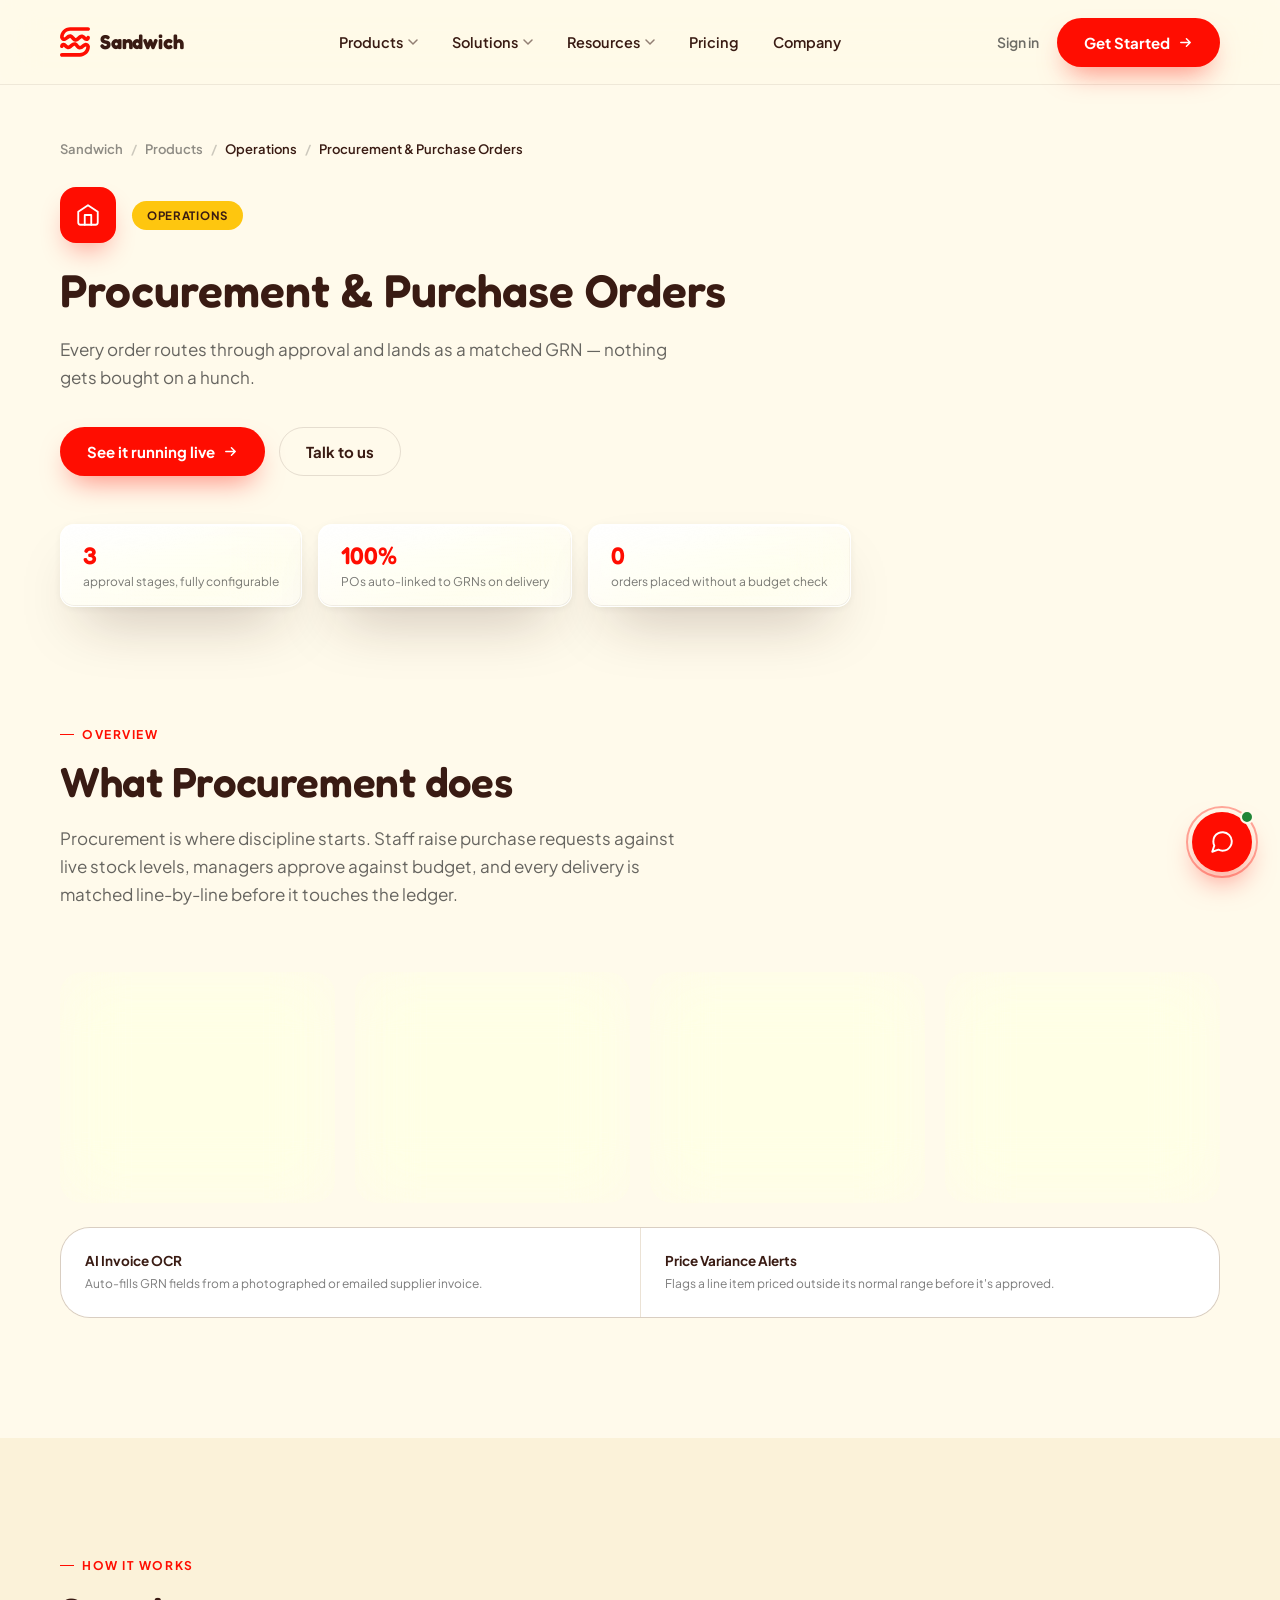
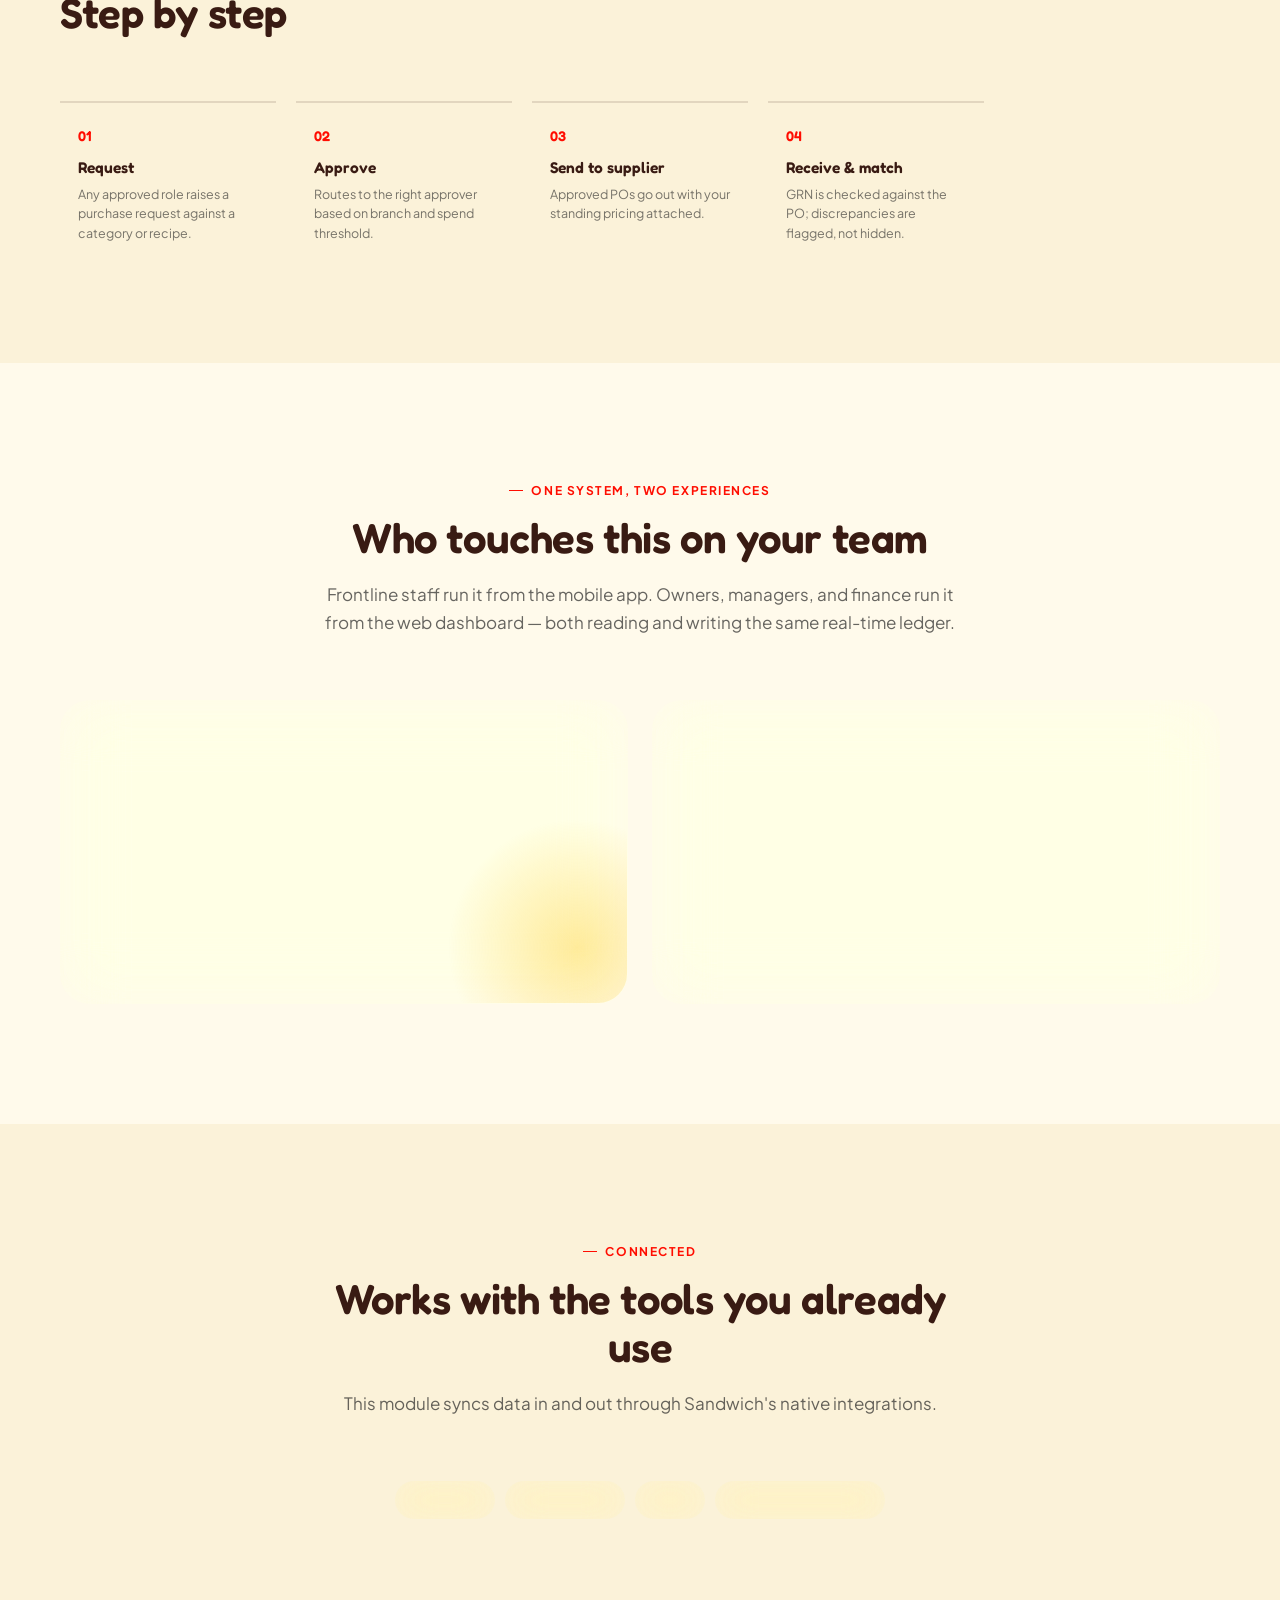
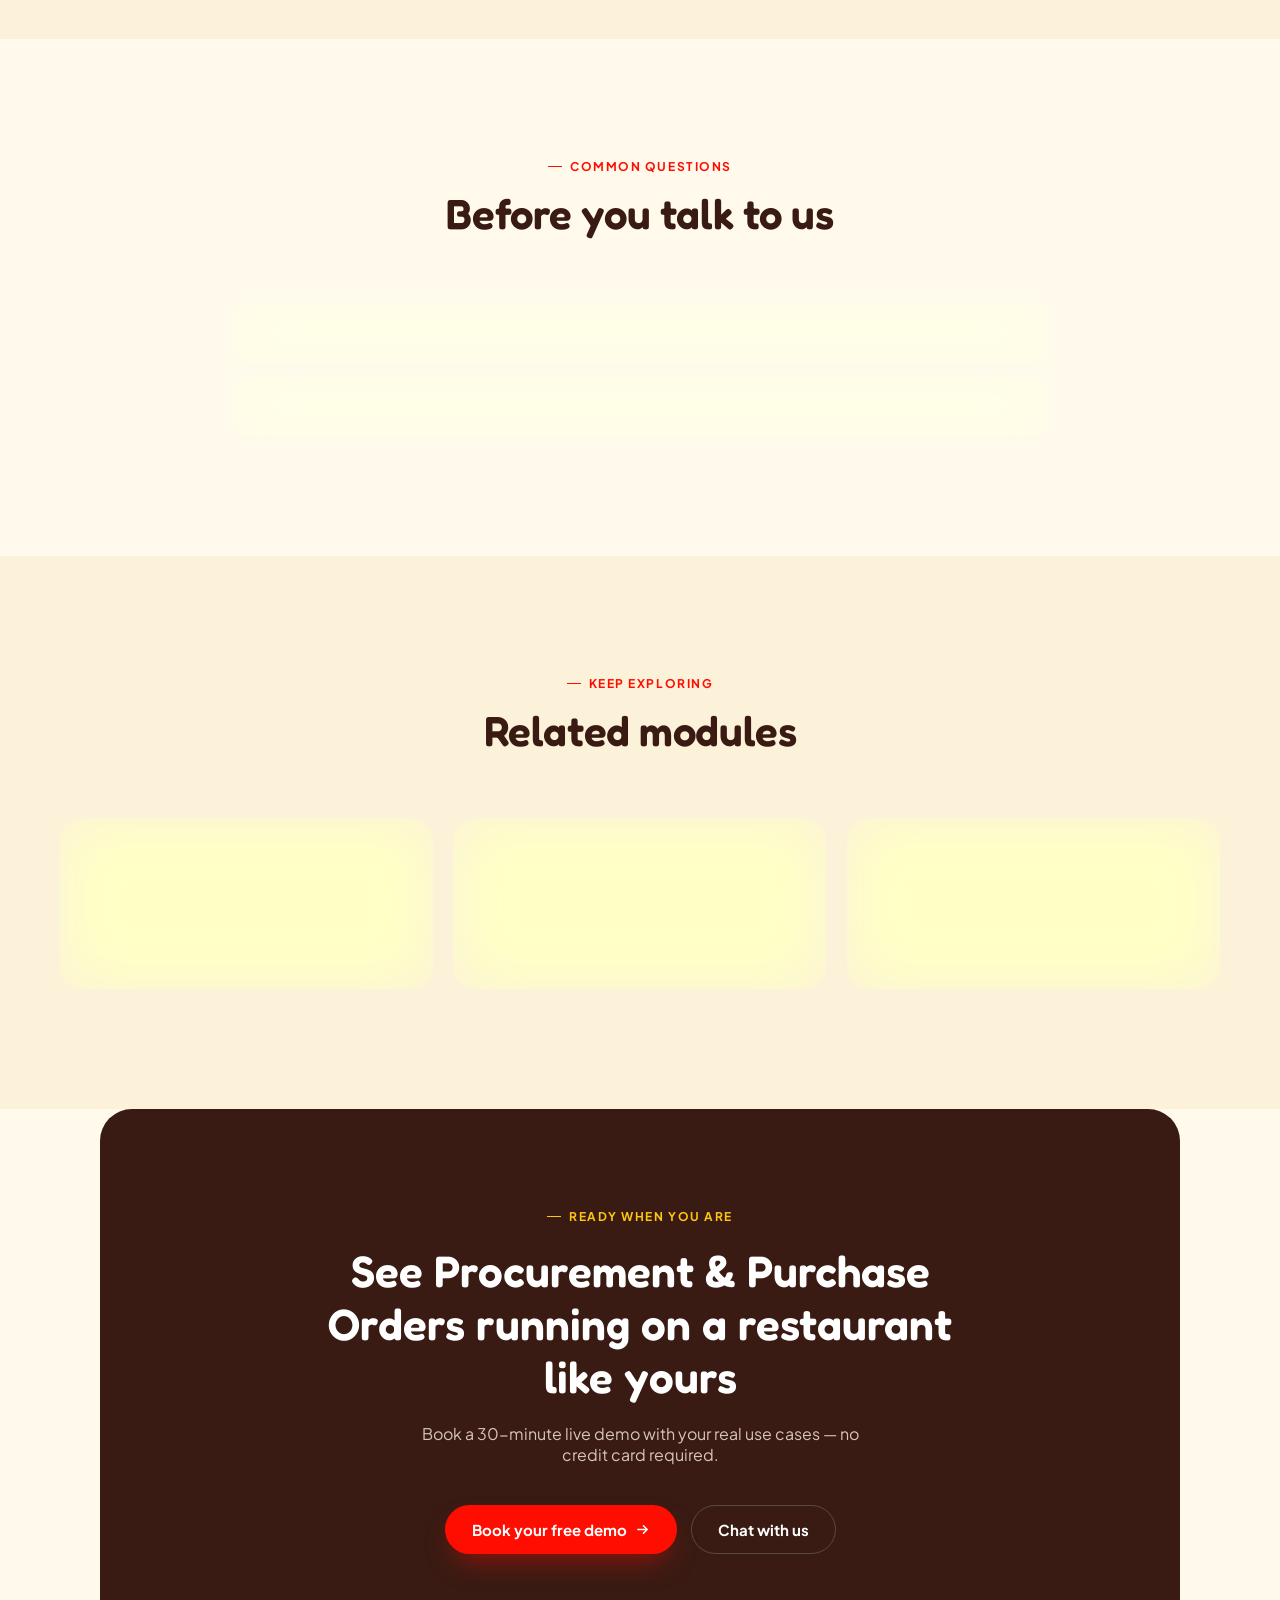
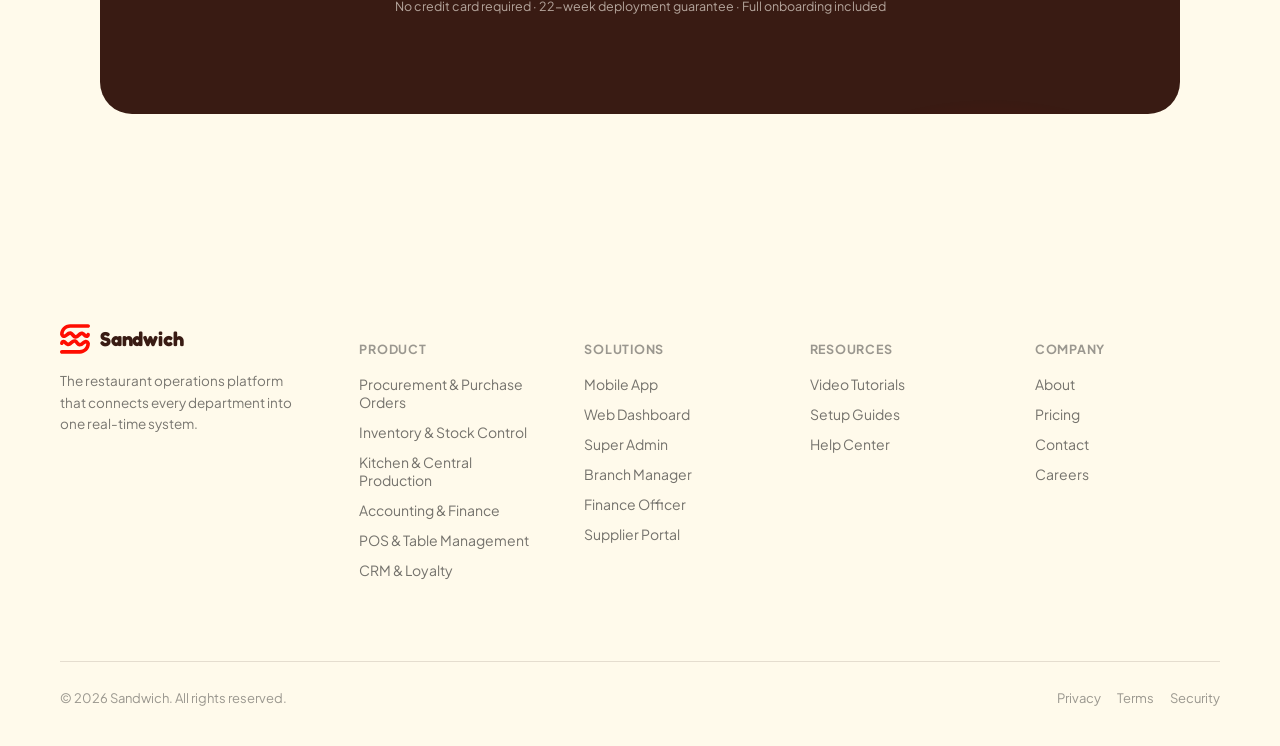
<file: module.html>
<!DOCTYPE html>
<html lang="en">
<head>
<meta charset="UTF-8">
<meta name="viewport" content="width=device-width, initial-scale=1.0">
<title>Sandwich — Module</title>
<link rel="preconnect" href="https://fonts.googleapis.com">
<link rel="preconnect" href="https://fonts.gstatic.com" crossorigin>
<link href="https://fonts.googleapis.com/css2?family=Fredoka:wght@500;600;700&family=Plus+Jakarta+Sans:wght@400;500;600;700;800&display=swap" rel="stylesheet">
<link rel="stylesheet" href="style.css">
</head>
<body>

<svg style="display:none" aria-hidden="true">
  <symbol id="emblem" viewBox="0 0 100 99">
    <path d="M 51.88 48.52 C 50.61 48.52 49.30 48.33 47.96 47.89 C 43.65 46.50 40.81 43.14 38.30 40.16 C 36.99 38.62 35.21 36.50 34.18 36.15 C 34.03 36.10 32.84 35.78 29.21 38.57 L 27.57 39.88 C 24.52 42.31 21.08 45.07 16.65 46.04 C 13.24 46.78 9.53 46.10 6.49 44.13 C 3.30 42.06 1.09 38.76 0.28 34.84 L 0.15 33.61 C 0.15 15.08 15.23 0.00 33.76 0.00 L 93.76 0.00 C 97.12 0.00 99.85 2.73 99.85 6.08 C 99.85 9.44 97.12 12.16 93.76 12.16 L 33.76 12.16 C 22.18 12.16 12.72 21.39 12.33 32.87 C 12.50 33.35 12.76 33.70 13.11 33.93 C 13.49 34.17 13.86 34.19 14.06 34.15 C 15.70 33.79 17.87 32.06 19.97 30.38 L 21.81 28.93 C 24.02 27.23 30.77 22.07 38.18 24.66 C 42.35 26.11 45.13 29.41 47.58 32.32 C 48.90 33.87 50.70 36.00 51.69 36.32 C 52.33 36.52 53.96 35.95 58.28 32.10 C 61.93 28.86 68.73 22.84 76.63 25.31 C 80.35 26.47 83.08 29.22 85.26 31.43 L 85.73 31.90 C 86.63 32.80 87.28 33.38 87.76 33.75 C 88.32 30.82 91.21 28.60 94.04 28.76 C 97.39 28.92 100.00 31.68 99.84 35.04 C 99.67 38.43 98.22 41.51 95.74 43.71 C 93.51 45.68 90.70 46.69 87.84 46.51 C 83.38 46.20 80.05 43.43 77.11 40.48 L 76.63 39.99 C 75.45 38.81 73.85 37.18 73.00 36.92 C 72.41 36.73 70.74 37.30 66.37 41.19 C 63.34 43.88 58.14 48.52 51.88 48.52" fill="#FF0D01"/>
    <path d="M 66.24 98.51 L 6.24 98.51 C 2.88 98.51 0.16 95.78 0.16 92.43 C 0.16 89.07 2.88 86.34 6.24 86.34 L 66.24 86.34 C 77.82 86.34 87.28 77.12 87.67 65.63 C 87.50 65.16 87.24 64.81 86.89 64.58 C 86.51 64.34 86.13 64.31 85.94 64.36 C 84.31 64.71 82.14 66.45 80.04 68.12 L 78.19 69.58 C 75.97 71.28 69.23 76.43 61.82 73.85 C 57.65 72.39 54.87 69.10 52.42 66.19 C 51.10 64.64 49.30 62.51 48.31 62.19 C 47.67 61.99 46.04 62.56 41.72 66.40 C 38.07 69.64 31.27 75.65 23.37 73.19 C 19.64 72.03 16.91 69.27 14.72 67.06 L 14.26 66.61 C 13.37 65.70 12.72 65.13 12.24 64.75 C 11.67 67.68 8.90 69.94 5.96 69.75 C 2.61 69.58 0.00 66.83 0.16 63.47 C 0.33 60.08 1.78 57.00 4.26 54.80 C 6.48 52.82 9.27 51.82 12.16 52.00 C 16.63 52.32 19.95 55.08 22.89 58.02 L 23.36 58.50 C 24.54 59.69 26.15 61.32 27.00 61.58 C 27.59 61.77 29.26 61.21 33.63 57.32 C 37.27 54.08 44.06 48.03 52.04 50.61 C 56.35 52.00 59.19 55.37 61.70 58.34 C 63.01 59.89 64.79 62.00 65.82 62.36 C 65.93 62.40 67.15 62.72 70.79 59.93 L 72.45 58.62 C 75.48 56.19 78.93 53.44 83.34 52.47 C 86.77 51.72 90.49 52.42 93.51 54.38 C 96.70 56.45 98.91 59.74 99.72 63.66 L 99.85 64.89 C 99.85 83.43 84.77 98.51 66.24 98.51" fill="#FF0D01"/>
  </symbol>
  <symbol id="emblem-mono" viewBox="0 0 100 99">
    <path d="M 51.88 48.52 C 50.61 48.52 49.30 48.33 47.96 47.89 C 43.65 46.50 40.81 43.14 38.30 40.16 C 36.99 38.62 35.21 36.50 34.18 36.15 C 34.03 36.10 32.84 35.78 29.21 38.57 L 27.57 39.88 C 24.52 42.31 21.08 45.07 16.65 46.04 C 13.24 46.78 9.53 46.10 6.49 44.13 C 3.30 42.06 1.09 38.76 0.28 34.84 L 0.15 33.61 C 0.15 15.08 15.23 0.00 33.76 0.00 L 93.76 0.00 C 97.12 0.00 99.85 2.73 99.85 6.08 C 99.85 9.44 97.12 12.16 93.76 12.16 L 33.76 12.16 C 22.18 12.16 12.72 21.39 12.33 32.87 C 12.50 33.35 12.76 33.70 13.11 33.93 C 13.49 34.17 13.86 34.19 14.06 34.15 C 15.70 33.79 17.87 32.06 19.97 30.38 L 21.81 28.93 C 24.02 27.23 30.77 22.07 38.18 24.66 C 42.35 26.11 45.13 29.41 47.58 32.32 C 48.90 33.87 50.70 36.00 51.69 36.32 C 52.33 36.52 53.96 35.95 58.28 32.10 C 61.93 28.86 68.73 22.84 76.63 25.31 C 80.35 26.47 83.08 29.22 85.26 31.43 L 85.73 31.90 C 86.63 32.80 87.28 33.38 87.76 33.75 C 88.32 30.82 91.21 28.60 94.04 28.76 C 97.39 28.92 100.00 31.68 99.84 35.04 C 99.67 38.43 98.22 41.51 95.74 43.71 C 93.51 45.68 90.70 46.69 87.84 46.51 C 83.38 46.20 80.05 43.43 77.11 40.48 L 76.63 39.99 C 75.45 38.81 73.85 37.18 73.00 36.92 C 72.41 36.73 70.74 37.30 66.37 41.19 C 63.34 43.88 58.14 48.52 51.88 48.52" fill="currentColor"/>
    <path d="M 66.24 98.51 L 6.24 98.51 C 2.88 98.51 0.16 95.78 0.16 92.43 C 0.16 89.07 2.88 86.34 6.24 86.34 L 66.24 86.34 C 77.82 86.34 87.28 77.12 87.67 65.63 C 87.50 65.16 87.24 64.81 86.89 64.58 C 86.51 64.34 86.13 64.31 85.94 64.36 C 84.31 64.71 82.14 66.45 80.04 68.12 L 78.19 69.58 C 75.97 71.28 69.23 76.43 61.82 73.85 C 57.65 72.39 54.87 69.10 52.42 66.19 C 51.10 64.64 49.30 62.51 48.31 62.19 C 47.67 61.99 46.04 62.56 41.72 66.40 C 38.07 69.64 31.27 75.65 23.37 73.19 C 19.64 72.03 16.91 69.27 14.72 67.06 L 14.26 66.61 C 13.37 65.70 12.72 65.13 12.24 64.75 C 11.67 67.68 8.90 69.94 5.96 69.75 C 2.61 69.58 0.00 66.83 0.16 63.47 C 0.33 60.08 1.78 57.00 4.26 54.80 C 6.48 52.82 9.27 51.82 12.16 52.00 C 16.63 52.32 19.95 55.08 22.89 58.02 L 23.36 58.50 C 24.54 59.69 26.15 61.32 27.00 61.58 C 27.59 61.77 29.26 61.21 33.63 57.32 C 37.27 54.08 44.06 48.03 52.04 50.61 C 56.35 52.00 59.19 55.37 61.70 58.34 C 63.01 59.89 64.79 62.00 65.82 62.36 C 65.93 62.40 67.15 62.72 70.79 59.93 L 72.45 58.62 C 75.48 56.19 78.93 53.44 83.34 52.47 C 86.77 51.72 90.49 52.42 93.51 54.38 C 96.70 56.45 98.91 59.74 99.72 63.66 L 99.85 64.89 C 99.85 83.43 84.77 98.51 66.24 98.51" fill="currentColor"/>
  </symbol>
</svg>

<header class="site">
  <div class="wrap nav">
    <a href="index.html" class="logo"><svg class="mark"><use href="#emblem"/></svg>Sandwich</a>

    <nav class="navlinks">
      <div class="navitem">
        <a href="#" tabindex="0">Products <svg viewBox="0 0 10 6" fill="none"><path d="M1 1l4 4 4-4" stroke="currentColor" stroke-width="1.5" stroke-linecap="round"/></svg></a>
        <div class="mega mega-products">
          <div class="mega-eyebrow">15+ modules, one real-time ledger — all live in production</div>
          <div class="mega-cols" id="megaProductsCols">
            <!-- populated by JS from MODULES so this menu and module.html always match -->
          </div>
          <div class="mega-foot">
            <span style="font-size:12.5px; color:rgba(30,30,30,0.6);">One connected system — every module shares real-time data.</span>
            <a href="index.html#features" class="cta-link">See all modules →</a>
          </div>
        </div>
      </div>

      <div class="navitem">
        <a href="#" tabindex="0">Solutions <svg viewBox="0 0 10 6" fill="none"><path d="M1 1l4 4 4-4" stroke="currentColor" stroke-width="1.5" stroke-linecap="round"/></svg></a>
        <div class="mega mega-solutions">
          <div class="mega-eyebrow">One platform, two experiences</div>
          <div class="mega-split">
            <div class="mega-split-col">
              <div class="mega-split-h"><span class="chip-ico"><svg viewBox="0 0 24 24" fill="none" stroke-width="1.8" stroke-linecap="round" stroke-linejoin="round"><rect x="7" y="2" width="10" height="20" rx="2"/><path d="M11 18h2"/></svg></span>Mobile App</div>
              <p class="mega-split-sub">Offline-first, for every staff role on the floor — every shift.</p>
              <div class="mega-split-tags">
                <span class="mega-tag">Procurement</span>
                <span class="mega-tag">Inventory</span>
                <span class="mega-tag">Kitchen &amp; Processing</span>
                <span class="mega-tag">Customer Service</span>
                <span class="mega-tag">Custom Roles</span>
              </div>
            </div>
            <div class="mega-split-col">
              <div class="mega-split-h"><span class="chip-ico dark"><svg viewBox="0 0 24 24" fill="none" stroke-width="1.8" stroke-linecap="round" stroke-linejoin="round"><rect x="2" y="4" width="20" height="13" rx="2"/><path d="M8 21h8M12 17v4"/></svg></span>Web Dashboard</div>
              <p class="mega-split-sub">Full-screen oversight, from any browser, any device.</p>
              <div class="mega-split-tags">
                <span class="mega-tag">Super Admin</span>
                <span class="mega-tag">Branch Manager</span>
                <span class="mega-tag">Finance Officer</span>
                <span class="mega-tag">HR</span>
              </div>
            </div>
          </div>
          <div class="mega-foot">
            <span style="font-size:12.5px; color:rgba(30,30,30,0.6);">Same ledger, right-sized for how each role actually works.</span>
            <a href="index.html#access" class="cta-link">See how it splits →</a>
          </div>
        </div>
      </div>

      <div class="navitem">
        <a href="#" tabindex="0">Resources <svg viewBox="0 0 10 6" fill="none"><path d="M1 1l4 4 4-4" stroke="currentColor" stroke-width="1.5" stroke-linecap="round"/></svg></a>
        <div class="mega mega-resources">
          <div class="mega-eyebrow">Learn Sandwich, your way</div>
          <div class="mega-grid cols-3">
            <div class="mega-row" style="flex-direction:column;"><div class="mega-icon"><svg viewBox="0 0 24 24" fill="none" stroke-width="1.6" stroke-linecap="round" stroke-linejoin="round"><rect x="3" y="5" width="18" height="14" rx="2"/><path d="M10 9l5 3-5 3z"/></svg></div><p class="mega-title" style="margin-top:12px;">Video Tutorials</p><p class="mega-desc">Walkthroughs of every module.</p></div>
            <div class="mega-row" style="flex-direction:column;"><div class="mega-icon"><svg viewBox="0 0 24 24" fill="none" stroke-width="1.6" stroke-linecap="round" stroke-linejoin="round"><path d="M6 3h9l5 5v13a1 1 0 01-1 1H6a1 1 0 01-1-1V4a1 1 0 011-1z"/><path d="M9 13h6M9 17h6"/></svg></div><p class="mega-title" style="margin-top:12px;">Setup Guides</p><p class="mega-desc">Onboard your team in a day.</p></div>
            <div class="mega-row" style="flex-direction:column;"><div class="mega-icon"><svg viewBox="0 0 24 24" fill="none" stroke-width="1.6" stroke-linecap="round" stroke-linejoin="round"><circle cx="12" cy="12" r="9"/><path d="M9.5 9a2.5 2.5 0 015 .5c0 1.7-2.3 1.8-2.5 3.5M12 17h.01"/></svg></div><p class="mega-title" style="margin-top:12px;">Help Center</p><p class="mega-desc">Setup, billing &amp; integrations.</p></div>
          </div>
        </div>
      </div>

      <div class="navitem"><a href="index.html#pricing">Pricing</a></div>
      <div class="navitem"><a href="#">Company</a></div>
    </nav>

    <div class="navcta">
      <a href="#" class="signin">Sign in</a>
      <a href="#" class="btn btn-accent">Get Started <svg viewBox="0 0 16 16" fill="none"><path d="M3 8h10M9 4l4 4-4 4" stroke="currentColor" stroke-width="1.6" stroke-linecap="round" stroke-linejoin="round"/></svg></a>
    </div>
  </div>
</header>

<main>

  <section class="module-hero">
    <div class="wrap">
      <div class="breadcrumb">
        <a href="index.html">Sandwich</a><span class="sep">/</span>
        <a href="index.html#features">Products</a><span class="sep">/</span>
        <span class="current" id="bcCategory">Operations</span><span class="sep">/</span>
        <span class="current" id="bcTitle">Module</span>
      </div>

      <div class="module-hero-top">
        <div class="module-icon-badge" id="moduleIconBadge"></div>
        <span class="module-cat-badge" id="moduleCatBadge">Operations</span>
      </div>

      <h1 id="moduleTitle">Loading module…</h1>
      <p class="lede" id="moduleTagline"></p>

      <div class="hero-ctas">
        <a href="#" class="btn btn-accent">See it running live <svg viewBox="0 0 16 16" fill="none"><path d="M3 8h10M9 4l4 4-4 4" stroke="currentColor" stroke-width="1.6" stroke-linecap="round" stroke-linejoin="round"/></svg></a>
        <a href="#" class="btn btn-ghost">Talk to us</a>
      </div>

      <div class="quick-stats" id="quickStats"></div>
    </div>
  </section>

  <section class="reveal">
    <div class="wrap">
      <div class="section-head">
        <span class="eyebrow">Overview</span>
        <h2 id="overviewHeading">What this module does</h2>
        <p class="lede" id="overviewDesc"></p>
      </div>
      <div class="feat-grid" id="featureGrid"></div>
      <div class="ai-strip" id="aiStrip" style="display:none;"></div>
    </div>
  </section>

  <section class="alt reveal">
    <div class="wrap">
      <div class="section-head">
        <span class="eyebrow">How it works</span>
        <h2 id="workflowHeading">Step by step</h2>
      </div>
      <div class="steps" id="stepsGrid"></div>
    </div>
  </section>

  <section class="reveal">
    <div class="wrap">
      <div class="section-head center">
        <span class="eyebrow" style="justify-content:center;">One system, two experiences</span>
        <h2>Who touches this on your team</h2>
        <p class="lede">Frontline staff run it from the mobile app. Owners, managers, and finance run it from the web dashboard — both reading and writing the same real-time ledger.</p>
      </div>
      <div class="access-grid">
        <div class="access-card glass sweep-on-hover">
          <div class="parallax-field">
            <div class="pl" data-speed="0.1" style="top:-80px; right:-80px; width:260px; height:260px; border-radius:50%; background:radial-gradient(circle, rgba(254,198,15,0.35), rgba(254,198,15,0) 70%);"></div>
          </div>
          <span class="access-badge">Mobile App</span>
          <h3>On the floor</h3>
          <p class="access-sub">Offline-first — actions queue on the device and sync automatically the moment connectivity returns.</p>
          <ul class="access-roles" id="accessMobileList"></ul>
        </div>
        <div class="access-card glass sweep-on-hover">
          <div class="parallax-field">
            <div class="pl" data-speed="0.14" style="bottom:-90px; left:-90px; width:280px; height:280px; border-radius:50%; background:radial-gradient(circle, rgba(255,13,1,0.22), rgba(255,13,1,0) 70%);"></div>
          </div>
          <span class="access-badge dark">Web Dashboard</span>
          <h3>Running the business</h3>
          <p class="access-sub">Full-screen analytics, approvals, and configuration from any browser.</p>
          <ul class="access-roles" id="accessWebList"></ul>
        </div>
      </div>
    </div>
  </section>

  <section class="alt reveal">
    <div class="wrap">
      <div class="section-head center">
        <span class="eyebrow" style="justify-content:center;">Connected</span>
        <h2>Works with the tools you already use</h2>
        <p class="lede">This module syncs data in and out through Sandwich's native integrations.</p>
      </div>
      <div class="integration-row" id="integrationRow" style="justify-content:center;"></div>
    </div>
  </section>

  <section class="reveal">
    <div class="wrap">
      <div class="section-head center">
        <span class="eyebrow" style="justify-content:center;">Common questions</span>
        <h2>Before you talk to us</h2>
      </div>
      <div class="faq-list" id="faqList"></div>
    </div>
  </section>

  <section class="alt reveal">
    <div class="wrap">
      <div class="section-head center">
        <span class="eyebrow" style="justify-content:center;">Keep exploring</span>
        <h2>Related modules</h2>
      </div>
      <div class="related-grid" id="relatedGrid"></div>
    </div>
  </section>

  <section style="padding-top:0;">
    <div class="wrap">
      <div class="cta-final reveal">
        <div class="parallax-field">
          <div class="pl" data-speed="0.18" style="top:-200px; left:50%; transform:translateX(-50%); width:700px; height:700px; border-radius:50%; background:radial-gradient(circle, rgba(255,13,1,0.4), rgba(255,13,1,0) 68%);"></div>
        </div>
        <span class="eyebrow">Ready when you are</span>
        <h2 id="ctaHeading">See this module running on a restaurant like yours</h2>
        <p>Book a 30-minute live demo with your real use cases — no credit card required.</p>
        <div class="hero-ctas">
          <a href="#" class="btn btn-accent">Book your free demo <svg viewBox="0 0 16 16" fill="none"><path d="M3 8h10M9 4l4 4-4 4" stroke="currentColor" stroke-width="1.6" stroke-linecap="round" stroke-linejoin="round"/></svg></a>
          <a href="#" class="btn btn-ghost" style="border-color:#5A4A40; color:#fff;">Chat with us</a>
        </div>
        <div class="trust">No credit card required · 22-week deployment guarantee · Full onboarding included</div>
      </div>
    </div>
  </section>
</main>

<footer>
  <div class="wrap">
    <div class="foot-top">
      <div class="foot-brand">
        <a href="index.html" class="logo"><svg class="mark"><use href="#emblem"/></svg>Sandwich</a>
        <p>The restaurant operations platform that connects every department into one real-time system.</p>
      </div>
      <div class="foot-col"><h4>Product</h4>
        <a href="module.html?slug=procurement">Procurement &amp; Purchase Orders</a><a href="module.html?slug=inventory">Inventory &amp; Stock Control</a><a href="module.html?slug=kitchen">Kitchen &amp; Central Production</a><a href="module.html?slug=accounting">Accounting &amp; Finance</a><a href="module.html?slug=pos">POS &amp; Table Management</a><a href="module.html?slug=crm">CRM &amp; Loyalty</a>
      </div>
      <div class="foot-col"><h4>Solutions</h4>
        <a href="index.html#access">Mobile App</a><a href="index.html#access">Web Dashboard</a><a href="index.html#solutions">Super Admin</a><a href="index.html#solutions">Branch Manager</a><a href="index.html#solutions">Finance Officer</a><a href="index.html#solutions">Supplier Portal</a>
      </div>
      <div class="foot-col"><h4>Resources</h4>
        <a href="index.html#resources">Video Tutorials</a><a href="index.html#resources">Setup Guides</a><a href="index.html#resources">Help Center</a>
      </div>
      <div class="foot-col"><h4>Company</h4>
        <a href="#">About</a><a href="index.html#pricing">Pricing</a><a href="#">Contact</a><a href="#">Careers</a>
      </div>
    </div>
    <div class="foot-bottom">
      <span>© 2026 Sandwich. All rights reserved.</span>
      <div class="socials"><a href="#">Privacy</a><a href="#">Terms</a><a href="#">Security</a></div>
    </div>
  </div>
</footer>

<button id="chatToggle" aria-label="Open chat assistant">
  <span class="ring"></span>
  <svg viewBox="0 0 24 24" fill="none" stroke-width="1.8" stroke-linecap="round" stroke-linejoin="round"><path d="M21 11.5a8.38 8.38 0 01-.9 3.8 8.5 8.5 0 01-7.6 4.7 8.38 8.38 0 01-3.8-.9L3 21l1.9-5.7a8.38 8.38 0 01-.9-3.8 8.5 8.5 0 014.7-7.6 8.38 8.38 0 013.8-.9h.5a8.48 8.48 0 018 8v.5z"/></svg>
  <span class="badge-dot"></span>
</button>

<div id="chatPanel">
  <div class="chat-head">
    <div class="av"><svg><use href="#emblem-mono" style="color:#fff"/></svg></div>
    <div class="meta"><div class="nm">Sandwich Assistant</div><div class="st"><span class="d"></span>Online now</div></div>
    <button class="close" id="chatClose" aria-label="Close chat"><svg viewBox="0 0 24 24" fill="none" stroke-width="2" stroke-linecap="round"><path d="M18 6L6 18M6 6l12 12"/></svg></button>
  </div>
  <div class="chat-body" id="chatBody">
    <div class="msg bot">Hi 👋 I'm the Sandwich assistant. Ask me about pricing, features, or book a live demo — what can I help with?</div>
    <div class="quick-replies" id="quickReplies">
      <button class="chip" data-q="What plans and pricing do you offer?">Pricing</button>
      <button class="chip" data-q="What features does Sandwich include?">Features</button>
      <button class="chip" data-q="I'd like to book a demo">Book a demo</button>
      <button class="chip" data-q="I need help with setup">Support</button>
    </div>
  </div>
  <div class="chat-input">
    <input type="text" id="chatInput" placeholder="Type a message…">
    <button id="chatSend" aria-label="Send"><svg viewBox="0 0 24 24" fill="none" stroke-width="2" stroke-linecap="round" stroke-linejoin="round"><path d="M22 2L11 13M22 2l-7 20-4-9-9-4 20-7z"/></svg></button>
  </div>
</div>

<script>
/* =====================================================================
   ICONS — small shared path library so module data stays compact
   ===================================================================== */
const ICONS = {
  box: '<path d="M3 9l9-6 9 6v10a2 2 0 01-2 2H5a2 2 0 01-2-2V9z"/><path d="M9 21V12h6v9"/>',
  truck: '<path d="M3 7h11v9H3zM14 10h4l3 3v3h-7z"/><circle cx="7" cy="18" r="1.6"/><circle cx="17.5" cy="18" r="1.6"/>',
  users: '<circle cx="9" cy="7" r="3.2"/><path d="M2 21c0-4 3-6.5 7-6.5S16 17 16 21"/><path d="M17 8.5c1.6.3 2.8 1.5 2.8 3.2M22 21c0-2.8-1.7-4.8-4-5.6"/>',
  chef: '<path d="M6 3v7a3 3 0 006 0V3M9 10v11M18 3c-2 2-2 5 0 7v8"/>',
  transfer: '<path d="M7 7h11M14 3l4 4-4 4M17 17H6M10 21l-4-4 4-4"/>',
  coin: '<circle cx="12" cy="12" r="9"/><path d="M9 12h6M12 9v3M12 15v0"/>',
  chart: '<path d="M4 4v16h16M8 15v3M12 10v8M16 6v12"/>',
  forecast: '<path d="M4 19h16M7 15l3-4 3 2 4-6"/><circle cx="17" cy="7" r="1.4"/>',
  wallet: '<path d="M3 7a2 2 0 012-2h12a2 2 0 012 2v10a2 2 0 01-2 2H5a2 2 0 01-2-2V7z"/><path d="M16 12h3"/>',
  reports: '<path d="M4 4h16v4H4zM4 12h10v8H4zM17 12h3v8h-3z"/>',
  pos: '<rect x="4" y="3" width="16" height="12" rx="2"/><path d="M8 21h8M12 15v6"/>',
  globe: '<circle cx="12" cy="12" r="9"/><path d="M3 12h18M12 3c2.5 3 2.5 15 0 18M12 3c-2.5 3-2.5 15 0 18"/>',
  gift: '<rect x="3" y="8" width="18" height="13" rx="1"/><path d="M12 8v13M3 8h18M12 8c-1.2-2.6-3-4-4.5-4C5.8 4 5 5 5 6.2 5 7.6 6.5 8 12 8zM12 8c1.2-2.6 3-4 4.5-4C18.2 4 19 5 19 6.2 19 7.6 17.5 8 12 8z"/>',
  chat: '<path d="M21 11.5a8.38 8.38 0 01-.9 3.8 8.5 8.5 0 01-7.6 4.7 8.38 8.38 0 01-3.8-.9L3 21l1.9-5.7a8.38 8.38 0 01-.9-3.8 8.5 8.5 0 014.7-7.6 8.38 8.38 0 013.8-.9h.5a8.48 8.48 0 018 8v.5z"/>',
  map: '<path d="M9 20l-6-2V4l6 2 6-2 6 2v14l-6-2-6 2z"/><path d="M9 6v14M15 4v14"/>',
  check: '<path d="M3 8l3.5 3.5L13 5" stroke-width="1.8" stroke-linecap="round" stroke-linejoin="round"/>',
  arrow: '<path d="M7 17L17 7M8 7h9v9"/>'
};
function ico(name, cls){ return '<svg class="'+(cls||'')+'" viewBox="0 0 24 24" fill="none" stroke-width="1.7" stroke-linecap="round" stroke-linejoin="round">'+ICONS[name]+'</svg>'; }

/* =====================================================================
   MODULES — the single source of truth for every mega-menu item.
   Adding a module here automatically adds it to the nav mega menu AND
   makes module.html?slug=<key> render its full detail page.
   ===================================================================== */
const CATS = {
  ops: "Operations",
  money: "Money & Growth",
  foh: "Front of House & People"
};

const MODULES = {
  procurement: { cat:"ops", icon:"box", title:"Procurement & Purchase Orders",
    tagline:"Every order routes through approval and lands as a matched GRN — nothing gets bought on a hunch.",
    stats:[["3","approval stages, fully configurable"],["100%","POs auto-linked to GRNs on delivery"],["0","orders placed without a budget check"]],
    desc:"Procurement is where discipline starts. Staff raise purchase requests against live stock levels, managers approve against budget, and every delivery is matched line-by-line before it touches the ledger.",
    features:[["check","Draft & approve POs","Multi-stage approval routing based on branch, category, or spend threshold."],
      ["truck","Supplier catalogs & pricing","Standing price lists per supplier, with historical price tracking built in."],
      ["box","GRN matching","Goods received are matched against the PO automatically, flagging shortfalls."],
      ["chart","AI invoice OCR","Scans supplier invoices and pre-fills the GRN for a human to confirm."]],
    ai:[["AI Invoice OCR","Auto-fills GRN fields from a photographed or emailed supplier invoice."],["Price Variance Alerts","Flags a line item priced outside its normal range before it's approved."]],
    steps:[["Request","Any approved role raises a purchase request against a category or recipe."],
      ["Approve","Routes to the right approver based on branch and spend threshold."],
      ["Send to supplier","Approved POs go out with your standing pricing attached."],
      ["Receive & match","GRN is checked against the PO; discrepancies are flagged, not hidden."]],
    accessMobile:[["Procurement staff","raise purchase requests, scan GRNs on delivery"],["Branch teams","flag damaged or short deliveries with photo proof"],["Any custom role","request stock without needing dashboard access"]],
    accessWeb:[["Branch Manager","approves requests within their threshold"],["Super Admin","sets approval rules and views spend by supplier"],["Finance Officer","reconciles POs against budget in real time"]],
    integrations:["Paystack","QuickBooks","Xero","WhatsApp Business"],
    faqs:[["Can I set different approval limits per branch?","Yes — approval thresholds, routing, and required approvers are configurable per branch or department."],
      ["What happens if a delivery doesn't match the PO?","The GRN is flagged for review instead of posting silently, so stock and cost only update once someone signs off on the discrepancy."]],
    related:["inventory","suppliers","budgets"] },

  inventory: { cat:"ops", icon:"box", title:"Inventory & Stock Control",
    tagline:"Real-time stock levels across every branch, with blind counts and expiry tracking that catch shrinkage early.",
    stats:[["80%","reduction in stock discrepancies within 60 days"],["Live","stock levels synced across every branch"],["Auto","reorder alerts at your set thresholds"]],
    desc:"Stock control validates every delivery, tracks expiry down to the batch, and gives you blind counts so nobody can count to the number they expect.",
    features:[["box","Blind stock counts","Staff count without seeing the expected number, protecting count accuracy."],
      ["chart","Reorder alerts","Automatic low-stock flags feed straight into procurement's draft POs."],
      ["truck","Expiry & batch tracking","FIFO suggestions and expiry alerts reduce spoilage before it happens."],
      ["chef","Wastage logging","One-tap waste capture with reason codes, rolled into cost reporting."]],
    ai:[["Variance Detection","Flags unusual stock movements or count discrepancies for review."]],
    steps:[["Receive","Deliveries post to stock only after GRN matching is confirmed."],
      ["Track","Batches, expiry dates, and locations stay visible in real time."],
      ["Count","Scheduled blind counts reconcile physical stock to system stock."],
      ["Reorder","Low-stock items generate draft purchase requests automatically."]],
    accessMobile:[["Inventory staff","perform blind counts, scan barcodes and QR labels"],["Kitchen staff","log waste and pull stock for prep"],["Any custom role","view stock relevant to their department only"]],
    accessWeb:[["Branch Manager","reviews count variances and approves write-offs"],["Super Admin","benchmarks stock accuracy across branches"],["Finance Officer","values inventory for daily P&L"]],
    integrations:["Paystack","QuickBooks","Xero"],
    faqs:[["How does blind counting work?","Staff enter what they physically count without seeing the expected system quantity, and variances are reconciled afterward by a manager."],
      ["Does it track expiry by batch?","Yes — each received batch carries its own expiry date, and the system surfaces FIFO pick suggestions and expiry alerts."]],
    related:["procurement","kitchen","transfers"] },

  suppliers: { cat:"ops", icon:"truck", title:"Supplier Management",
    tagline:"Onboard, score, and negotiate with suppliers using the same data your procurement team already sees.",
    stats:[["20+","native integrations across the platform"],["Full","price history per supplier, per item"],["1","supplier portal for POs and GRNs"]],
    desc:"Every supplier gets a scorecard built from real delivery data — on-time rate, price consistency, and quality flags — so renewal conversations are backed by evidence, not memory.",
    features:[["truck","Supplier onboarding","Structured intake for banking details, categories, and standing terms."],
      ["chart","Performance scorecards","On-time delivery rate, price variance, and quality flags per supplier."],
      ["coin","Price history","Every price change is logged against the item and the supplier."],
      ["users","Supplier portal","Suppliers see their own POs and GRN status without dashboard access."]],
    steps:[["Onboard","Capture supplier details, categories, and payment terms."],
      ["Quote & price","Standing prices load into procurement's catalog."],
      ["Deliver","Performance is scored automatically against each GRN."],
      ["Review","Scorecards inform renewal and renegotiation decisions."]],
    accessMobile:[["Procurement staff","log delivery issues against a supplier in the moment"],["Branch teams","flag quality problems with photo evidence"]],
    accessWeb:[["Super Admin","reviews scorecards before renewing supplier contracts"],["Finance Officer","tracks supplier spend and payment terms"]],
    integrations:["Paystack","WhatsApp Business","QuickBooks"],
    faqs:[["Can suppliers see their own orders?","Yes, through a limited supplier portal view scoped to their own POs and GRN status."],
      ["How is a supplier's score calculated?","From on-time delivery rate, price consistency against agreed terms, and quality flags raised at receiving."]],
    related:["procurement","inventory","payments"] },

  recipes: { cat:"ops", icon:"chef", title:"Recipe Management & AI Yield Calc",
    tagline:"Every dish becomes a costed recipe, with AI yield calculation turning raw stock into accurate plate cost.",
    stats:[["95%+","accuracy on daily automated cost data"],["Auto","yield loss factored into every recipe cost"],["Live","recipe cost updates as ingredient prices move"]],
    desc:"Recipes aren't just instructions here — they're the bridge between your stock ledger and your menu pricing, with AI-estimated yield loss so plate cost reflects reality, not the raw invoice price.",
    features:[["chef","Recipe cards","Structured ingredients, method, and sub-recipes for prepped components."],
      ["chart","AI yield calculation","Estimates trim, cook, and shrinkage loss per ingredient automatically."],
      ["coin","Cost per dish","Real-time plate cost as ingredient prices and yields change."],
      ["box","Sub-recipe nesting","Build prepped bases once and reuse them across the menu."]],
    ai:[["AI Yield Calc","Learns shrinkage and trim loss per ingredient from your own kitchen's data over time."]],
    steps:[["Build","Create the recipe with ingredients, quantities, and method."],
      ["Calculate","AI yield calc factors in loss to produce true cost per portion."],
      ["Prep","Kitchen staff follow the recipe card during production."],
      ["Review","Cost per dish feeds directly into menu profitability reporting."]],
    accessMobile:[["Kitchen staff","follow recipe cards and log actual yield during prep"],["Processing staff","build sub-recipes for batch production"]],
    accessWeb:[["Finance Officer","reviews cost per dish against menu price"],["Branch Manager","standardizes recipes across the kitchen team"]],
    integrations:["QuickBooks","Xero"],
    faqs:[["How accurate is the AI yield estimate?","It starts from category-level benchmarks and refines toward your own kitchen's logged actuals the more the recipe is prepared."],
      ["Can one recipe feed into another?","Yes — sub-recipes for prepped bases (sauces, doughs, marinades) can be nested inside finished dish recipes."]],
    related:["kitchen","budgets","forecasting"] },

  kitchen: { cat:"ops", icon:"chef", title:"Kitchen, Central Production & KDS",
    tagline:"Orders route straight to the right station, with a live 3D view of what's cooking across the floor.",
    stats:[["30%","faster order-to-service time"],["Live","kitchen display routing by station"],["1","central production view across branches"]],
    desc:"The Kitchen Display System routes tickets to the right station the moment an order fires, while the 3D kitchen view gives a manager a glance at what's backed up before it becomes a problem.",
    features:[["chef","Kitchen Display System","Digital tickets replace paper, routed automatically by station."],
      ["box","3D kitchen activity view","A live spatial view of order status across every station."],
      ["truck","Central production","Batch-produce shared components for multiple branches from one kitchen."],
      ["check","Formal validation","Prepped output is confirmed before it posts back to stock."]],
    steps:[["Fire","Orders from POS or online channels hit the KDS instantly."],
      ["Route","Tickets are routed to the correct station automatically."],
      ["Prep","Staff work the recipe card and mark items ready."],
      ["Validate","Completed prep is confirmed, updating stock and cost."]],
    accessMobile:[["Kitchen staff","view and clear KDS tickets by station"],["Processing staff","log batch production against central recipes"]],
    accessWeb:[["Branch Manager","monitors kitchen throughput via the 3D view"],["Super Admin","compares kitchen speed across branches"]],
    integrations:["Glovo","Chowdeck","Uber Eats","Bolt Food"],
    faqs:[["Does the KDS replace paper tickets entirely?","Most kitchens move fully digital, though tickets can still be printed as a backup during setup."],
      ["Can one kitchen produce for multiple branches?","Yes — central production lets one kitchen batch-prep shared items and transfer them to satellite branches."]],
    related:["recipes","transfers","pos"] },

  transfers: { cat:"ops", icon:"transfer", title:"Inter-Branch Transfers & Logistics",
    tagline:"Move stock between branches with the same formal acceptance step as any external delivery.",
    stats:[["100%","transfers matched on arrival before stock updates"],["Live","in-transit visibility across branches"],["0","stock moved without a receiving confirmation"]],
    desc:"A transfer out of one branch isn't stock received at another until someone confirms it landed — so shrinkage between locations shows up immediately instead of vanishing into a rounding error.",
    features:[["transfer","Transfer requests","Branches request stock from each other or from central production."],
      ["truck","In-transit tracking","Visibility into what's moving, from where, and expected arrival."],
      ["check","Receiving confirmation","Stock only updates at the destination once it's formally accepted."],
      ["chart","Reconciliation reporting","Variances between sent and received are visible immediately."]],
    steps:[["Request","A branch requests stock from another branch or central kitchen."],
      ["Dispatch","The sending branch logs what's going out and how."],
      ["Transit","Status is visible to both branches until it arrives."],
      ["Receive","The destination confirms quantity before stock posts."]],
    accessMobile:[["Branch teams","request and dispatch transfers on the floor"],["Logistics staff","update in-transit status from the road"]],
    accessWeb:[["Branch Manager","tracks incoming and outgoing transfers"],["Super Admin","reviews cross-branch shrinkage patterns"]],
    integrations:["WhatsApp Business"],
    faqs:[["What happens if the received quantity doesn't match?","The variance is flagged for both branches to resolve rather than silently adjusting either ledger."],
      ["Can transfers come from central production instead of another branch?","Yes — central production output can be transferred to any branch the same way stock moves between branches."]],
    related:["inventory","kitchen","branches"] },

  accounting: { cat:"money", icon:"coin", title:"Accounting & Finance",
    tagline:"A daily P&L in your inbox by morning, synced to the accounting software you already use.",
    stats:[["95%+","accuracy on daily automated P&L"],["18","built-in accounting capabilities"],["Auto","sync to QuickBooks or Xero"]],
    desc:"Every sale, purchase, and payroll entry across the platform posts to one ledger, so the daily P&L is assembled automatically instead of rebuilt by hand from five different sources.",
    features:[["coin","Automated daily P&L","Revenue, cost, and margin assembled from live operational data."],
      ["check","Journal entries","Every stock movement and payment posts as a proper journal entry."],
      ["chart","Cash flow tracking","See cash position across branches without waiting on month-end."],
      ["box","QuickBooks / Xero sync","Journal entries, invoices, and tax rates sync automatically."]],
    steps:[["Capture","Sales, purchases, and payroll post to the ledger as they happen."],
      ["Classify","Entries are categorized against your chart of accounts."],
      ["Reconcile","Bank and wallet balances are matched against the ledger."],
      ["Report","Daily P&L and cash flow are ready each morning."]],
    accessMobile:[["Branch teams","see daily sales and cost summaries for their branch"]],
    accessWeb:[["Finance Officer","closes the books daily and manages the chart of accounts"],["Super Admin","reviews consolidated financials across branches"]],
    integrations:["QuickBooks","Xero","Paystack"],
    faqs:[["Do I need to double-enter anything in QuickBooks or Xero?","No — the accounting module syncs journal entries, invoices, suppliers, and tax rates automatically."],
      ["How current is the daily P&L?","It's assembled from the same real-time ledger every other module posts to, so it reflects the previous full day of operations each morning."]],
    related:["budgets","reports","payments"] },

  budgets: { cat:"money", icon:"chart", title:"Budgets & Cost Analytics",
    tagline:"Set a budget per branch, per category, and see the variance the moment it starts to drift.",
    stats:[["Live","budget vs actual by branch and category"],["Auto","food cost ratio tracked against target"],["Early","variance alerts before month-end"]],
    desc:"Cost analytics ties every purchase and recipe back to a budget line, so a category running hot shows up as a variance this week — not as a surprise on the monthly statement.",
    features:[["chart","Budget vs actual","Track spend against budget by branch, category, or supplier."],
      ["coin","Food cost ratio","Automatic tracking of cost-of-goods against sales, by branch."],
      ["check","Target variance alerts","Flags categories drifting away from their target range."],
      ["box","Cost per dish rollups","Recipe-level cost feeds directly into category budgets."]],
    steps:[["Set","Define budgets by branch, category, or supplier."],
      ["Track","Actual spend posts against budget automatically."],
      ["Flag","Variances outside target range are surfaced early."],
      ["Adjust","Reforecast or renegotiate before it compounds."]],
    accessMobile:[["Branch teams","see their own category spend against target"]],
    accessWeb:[["Finance Officer","builds and adjusts budgets across categories"],["Super Admin","benchmarks cost ratios across branches"]],
    integrations:["QuickBooks","Xero"],
    faqs:[["Can budgets be set per branch instead of company-wide?","Yes — budgets can be defined at the branch, category, or supplier level independently."],
      ["Does this connect to recipe costing?","Yes — recipe-level cost from the Recipe Management module rolls up directly into category budgets."]],
    related:["accounting","forecasting","reports"] },

  forecasting: { cat:"money", icon:"forecast", title:"AI Forecasting & Predictive Ordering",
    tagline:"A 14-day sales forecast that explodes into a supplier-ready draft purchase order.",
    stats:[["14-day","self-improving demand forecast"],["Auto","recipe explosion into ingredient needs"],["Draft","supplier-ready PO generated for review"]],
    desc:"Forecasting turns your sales history into a per-item demand curve, explodes that through your recipes into raw ingredient needs, and drafts the purchase order for a human to approve — never to auto-send.",
    features:[["forecast","14-day sales forecasting","Self-improving demand prediction by branch and menu item."],
      ["chef","Recipe explosion","Forecasted dish demand converts into raw ingredient quantities."],
      ["box","Predictive draft POs","A draft purchase order is generated from the forecasted need."],
      ["chart","Variance detection","Flags demand or price patterns that break from the forecast."]],
    steps:[["Forecast","Predict demand per item, per branch, for the next 14 days."],
      ["Explode","Convert dish-level demand into ingredient-level need via recipes."],
      ["Draft","Generate a draft PO sized to forecasted demand."],
      ["Review","A human approves, edits, or rejects before it sends."]],
    accessMobile:[["Branch teams","review and confirm draft POs generated for their branch"]],
    accessWeb:[["Super Admin","monitors forecast accuracy across the network"],["Finance Officer","reviews forecast-driven spend before approval"]],
    integrations:["QuickBooks","Xero"],
    faqs:[["Does the AI ever place orders automatically?","No — every AI-generated draft PO is reviewable and overridable by your team before anything is sent to a supplier."],
      ["How does the forecast improve over time?","It's self-improving: as actual sales come in, the model adjusts its per-item, per-branch predictions for the following weeks."]],
    related:["procurement","recipes","budgets"] },

  payments: { cat:"money", icon:"wallet", title:"Payments & Wallets",
    tagline:"Every payment processed, reconciled, and receipted — with refunds routed through approval.",
    stats:[["Reconciled","wallets across every branch"],["Auto","receipts on every transaction"],["Logged","refund approvals with full audit trail"]],
    desc:"Payments processed through Paystack post straight into reconciled branch wallets, so cash position is always current and refunds go through the same approval discipline as any other financial action.",
    features:[["wallet","Reconciled wallets","Branch wallets stay matched to processed payments automatically."],
      ["check","Refund approvals","Refunds route through approval before funds move."],
      ["box","Receipting","Every transaction generates a receipt automatically."],
      ["coin","Split payments","Multiple payment methods on a single order, reconciled together."]],
    steps:[["Charge","A payment is taken via Paystack at POS or online."],
      ["Reconcile","The transaction matches against the branch wallet."],
      ["Receipt","A receipt generates and can be sent to the customer."],
      ["Refund","Refund requests route through approval before reversing."]],
    accessMobile:[["Cashiers","take payments and issue receipts at the point of sale"]],
    accessWeb:[["Finance Officer","reconciles wallets and approves refunds"],["Super Admin","monitors payment volume across branches"]],
    integrations:["Paystack"],
    faqs:[["Which payment processor is this built on?","Payments are processed through Paystack, with wallets, receipts, and refund logs reconciled inside Sandwich."],
      ["Can a customer pay with more than one method?","Yes — split payments across multiple methods are supported and reconciled as a single transaction."]],
    related:["pos","accounting","suppliers"] },

  reports: { cat:"money", icon:"reports", title:"Reports & Business Intelligence",
    tagline:"A BCG-style menu matrix and cross-branch benchmarking, without exporting a single spreadsheet.",
    stats:[["1","view for cross-branch benchmarking"],["Auto","BCG menu profitability matrix"],["Export","dashboards ready to share"]],
    desc:"Reporting pulls from the same ledger every other module writes to, so the menu profitability matrix and cross-branch benchmarks reflect this morning's numbers, not last month's export.",
    features:[["reports","BCG menu matrix","Classifies menu items by margin and popularity automatically."],
      ["chart","Cross-branch benchmarking","Compare cost ratios, speed, and margin across locations."],
      ["box","Exportable dashboards","Share a live view or export a snapshot for a meeting."],
      ["check","Custom report builder","Build views specific to a role or a recurring question."]],
    steps:[["Collect","Every module writes its activity to the shared ledger."],
      ["Classify","Menu items and branches are scored against your goals."],
      ["Compare","Benchmark performance across branches side by side."],
      ["Share","Export or share a live dashboard with stakeholders."]],
    accessMobile:[["Branch Manager","views their own branch's daily performance summary"]],
    accessWeb:[["Super Admin","benchmarks all branches from one console"],["Finance Officer","builds custom views for recurring reviews"]],
    integrations:["QuickBooks","Xero"],
    faqs:[["What is the BCG menu matrix?","It classifies each menu item by margin and sales volume, similar to the BCG growth-share matrix, to surface which dishes to promote, fix, or retire."],
      ["Can I export a report to share outside the platform?","Yes — dashboards can be exported as a snapshot or shared as a live link depending on the recipient's access."]],
    related:["accounting","budgets","branches"] },

  pos: { cat:"foh", icon:"pos", title:"POS & Table Management",
    tagline:"Full-screen table service with split bills, and every sale depleting stock the instant it's rung in.",
    stats:[["Live","stock depletion on every sale"],["Split","bills across multiple payment methods"],["1","screen for aggregator orders"]],
    desc:"POS isn't a separate system bolted onto the ledger — every sale posts to stock and finance in real time, and orders from delivery aggregators land in the same queue as a table order.",
    features:[["pos","Table & floor plan","Visual floor management with live table status."],
      ["wallet","Split bills","Multiple payment methods on one bill, reconciled together."],
      ["chef","KDS routing","Orders fire straight to the kitchen display on submission."],
      ["globe","Aggregator orders","Glovo, Chowdeck, Uber Eats, and Bolt Food orders in one queue."]],
    steps:[["Order","Waitstaff or a cashier takes the order at the table or counter."],
      ["Fire","The ticket routes to the KDS automatically."],
      ["Serve","Kitchen marks items ready; service completes the order."],
      ["Settle","Payment is taken, split if needed, and stock depletes instantly."]],
    accessMobile:[["Cashiers & waitstaff","take orders, split bills, manage tables"]],
    accessWeb:[["Branch Manager","monitors table turnover and daily sales"],["Super Admin","compares POS performance across branches"]],
    integrations:["Paystack","Glovo","Chowdeck","Uber Eats","Bolt Food"],
    faqs:[["Do you have your own delivery riders?","No — Sandwich integrates directly with the rider and aggregator systems you already use, so dispatch and order status flow into your ledger."],
      ["Does a sale update stock immediately?","Yes — a completed sale depletes stock and posts to the ledger the moment it settles."]],
    related:["online-ordering","payments","kitchen"] },

  "online-ordering": { cat:"foh", icon:"globe", title:"Online Ordering & Aggregators",
    tagline:"Glovo, Chowdeck, Uber Eats, and Bolt Food orders land in one queue — no juggling four tablets.",
    stats:[["4","aggregators integrated out of the box"],["1","unified order queue"],["Live","stock and sales sync per channel"]],
    desc:"Aggregator orders arrive in the same queue as your dine-in tickets, post to stock the same way, and roll into the same reporting — so channel performance is comparable, not siloed.",
    features:[["globe","Unified order queue","All channels land in one queue instead of separate tablets."],
      ["chef","KDS integration","Aggregator orders route to the kitchen display like any other."],
      ["chart","Channel reporting","Compare sales, cost, and speed by ordering channel."],
      ["check","Menu sync","Push menu and price changes to every channel at once."]],
    steps:[["Receive","An order arrives from any connected aggregator."],
      ["Route","It lands in the same queue and fires to the KDS."],
      ["Fulfil","Kitchen preps it like any other order."],
      ["Reconcile","Sales and commissions post to the ledger by channel."]],
    accessMobile:[["Kitchen & FOH staff","see aggregator orders alongside dine-in tickets"]],
    accessWeb:[["Branch Manager","compares channel performance and commission cost"],["Super Admin","manages which aggregators are active per branch"]],
    integrations:["Glovo","Chowdeck","Uber Eats","Bolt Food"],
    faqs:[["Does this replace the aggregator's own rider app?","No — Sandwich doesn't operate riders. It integrates with each aggregator's existing dispatch so orders and status sync into your ledger."],
      ["Can I push a price change to all channels at once?","Yes — menu and price updates sync to every connected channel from a single edit."]],
    related:["pos","crm","reports"] },

  crm: { cat:"foh", icon:"gift", title:"CRM, Loyalty & Gift Cards",
    tagline:"Customer profiles, loyalty points, and gift cards that work the same across every branch.",
    stats:[["1","customer profile across all branches"],["Auto","loyalty points on qualifying sales"],["Live","gift card balance at any location"]],
    desc:"A customer's loyalty balance and gift card credit follow them between branches, because it's the same ledger — not a per-branch spreadsheet someone forgot to update.",
    features:[["users","Customer profiles","Purchase history and preferences visible at any branch."],
      ["gift","Loyalty points","Points accrue and redeem automatically at checkout."],
      ["wallet","Gift cards","Issue and redeem gift cards with a live, shared balance."],
      ["chart","Campaign tracking","See which promotions actually drove repeat visits."]],
    steps:[["Capture","A customer profile is created or matched at checkout."],
      ["Accrue","Loyalty points post automatically on qualifying sales."],
      ["Redeem","Points or gift card balance apply at any branch."],
      ["Analyze","Campaign and retention data roll into reporting."]],
    accessMobile:[["Cashiers","look up loyalty balance and redeem gift cards at POS"]],
    accessWeb:[["Branch Manager","runs local promotions and reviews redemption"],["Super Admin","tracks loyalty program performance company-wide"]],
    integrations:["WhatsApp Business","Paystack"],
    faqs:[["Does a gift card work across all my branches?","Yes — gift card and loyalty balances are shared across every branch on the same account."],
      ["Can I run a branch-specific promotion?","Yes — campaigns can be scoped to a single branch or run company-wide."]],
    related:["online-ordering","team-chat","reports"] },

  "team-chat": { cat:"foh", icon:"chat", title:"Team Chat, RBAC & Custom Roles",
    tagline:"Branch and department channels, with permissions down to the feature level.",
    stats:[["Granular","RBAC down to the feature level"],["Custom","roles for any department you define"],["Branch","department, and role-based channels"]],
    desc:"Team chat keeps every shift in sync without leaving the platform, while role-based access control makes sure a cashier never sees payroll and a supplier never sees your P&L.",
    features:[["chat","Branch & department channels","Conversations scoped to the people who need them."],
      ["users","Granular RBAC","Permissions set down to the individual feature."],
      ["check","Custom roles","Define departments and access unique to your operation."],
      ["box","Audit trail","Every permission change is timestamped and traceable."]],
    steps:[["Define","Create a custom role or use a built-in one."],
      ["Assign","Grant feature-level permissions to that role."],
      ["Communicate","Staff join the channels relevant to their branch and role."],
      ["Audit","Permission and message history stay fully traceable."]],
    accessMobile:[["Any staff role","joins branch and department channels on shift"]],
    accessWeb:[["Super Admin","defines roles and permissions company-wide"],["HR & Team Leads","manage onboarding into the right channels and roles"]],
    integrations:["WhatsApp Business"],
    faqs:[["Can I create a role that doesn't fit the defaults?","Yes — custom roles can be defined with permissions scoped to exactly the features that role needs."],
      ["Are permission changes logged?","Yes — every permission and role change is timestamped and part of the full audit trail."]],
    related:["branches","crm","procurement"] },

  branches: { cat:"foh", icon:"map", title:"Branches & Multi-Location",
    tagline:"A Super Admin console over every branch, with new-site onboarding down to a day.",
    stats:[["Unlimited","branches on the Enterprise plan"],["1","day to onboard a new branch"],["99.9%","platform uptime during operating hours"]],
    desc:"Every branch runs on the same ledger and the same modules, so a Super Admin can compare two locations honestly — and a new site can go live in a day using the same setup guides as the first.",
    features:[["map","Cross-branch console","One view over every branch's operations and financials."],
      ["chart","Benchmarking","Compare cost ratios, speed, and margin between branches."],
      ["check","One-day onboarding","New branches follow the same guided setup as any other."],
      ["users","Per-branch permissions","Staff and managers scoped to the branches they run."]],
    steps:[["Set up","Configure the new branch using the standard setup guide."],
      ["Assign","Add staff and managers scoped to that branch."],
      ["Launch","The branch goes live on the same ledger as the rest."],
      ["Compare","Performance rolls into cross-branch benchmarking immediately."]],
    accessMobile:[["Branch staff","work entirely within their assigned branch"]],
    accessWeb:[["Super Admin","oversees and benchmarks every branch from one console"],["Branch Manager","runs daily operations for their own location"]],
    integrations:["QuickBooks","Xero","Paystack"],
    faqs:[["How long does a new branch take to onboard?","Most single-branch operators are fully live within a day using the built-in setup guides."],
      ["Is there a limit to how many branches I can run?","Starter and Growth plans cap branch count; Enterprise supports unlimited branches with a dedicated onboarding team."]],
    related:["reports","team-chat","transfers"] }
};

/* ---------------------------------------------------------------------
   Build the Products mega menu directly from MODULES, so the nav and
   the detail pages can never drift out of sync.
--------------------------------------------------------------------- */
const CAT_ORDER = ["ops","money","foh"];
function buildMegaMenu(activeSlug){
  const cols = CAT_ORDER.map(catKey=>{
    const items = Object.keys(MODULES).filter(k=>MODULES[k].cat===catKey);
    const links = items.map(slug=>{
      const m = MODULES[slug];
      const active = slug===activeSlug ? ' active' : '';
      return '<a href="module.html?slug='+slug+'" class="mega-link'+active+'"><span class="dot"></span>'+m.title+'</a>';
    }).join('');
    return '<div><div class="mega-col-h">'+CATS[catKey]+'</div>'+links+'</div>';
  }).join('');
  document.getElementById('megaProductsCols').innerHTML = cols;
}

/* ---------------------------------------------------------------------
   Render the module detail page from the slug in the URL
--------------------------------------------------------------------- */
function renderModule(){
  const params = new URLSearchParams(window.location.search);
  const slug = params.get('slug') || 'procurement';
  const m = MODULES[slug] || MODULES.procurement;

  document.title = 'Sandwich — ' + m.title;
  buildMegaMenu(slug);

  document.getElementById('bcCategory').textContent = CATS[m.cat];
  document.getElementById('bcTitle').textContent = m.title;
  document.getElementById('moduleCatBadge').textContent = CATS[m.cat];
  document.getElementById('moduleIconBadge').innerHTML = ico(m.icon);
  document.getElementById('moduleTitle').textContent = m.title;
  document.getElementById('moduleTagline').textContent = m.tagline;
  document.getElementById('overviewHeading').textContent = 'What ' + m.title.split('&')[0].trim() + ' does';
  document.getElementById('overviewDesc').textContent = m.desc;
  document.getElementById('ctaHeading').textContent = 'See ' + m.title + ' running on a restaurant like yours';

  document.getElementById('quickStats').innerHTML = m.stats.map(s=>
    '<div class="stat-chip"><div class="n">'+s[0]+'</div><div class="l">'+s[1]+'</div></div>'
  ).join('');

  document.getElementById('featureGrid').innerHTML = m.features.map(f=>
    '<div class="feat-card"><div class="feat-icon">'+ico(f[0])+'</div><h3>'+f[1]+'</h3><p>'+f[2]+'</p></div>'
  ).join('');

  const aiEl = document.getElementById('aiStrip');
  if(m.ai && m.ai.length){
    aiEl.style.display = 'grid';
    aiEl.style.gridTemplateColumns = 'repeat(' + m.ai.length + ',1fr)';
    aiEl.innerHTML = m.ai.map(a=>'<div class="ai-item"><div class="t">'+a[0]+'</div><div class="d">'+a[1]+'</div></div>').join('');
  } else {
    aiEl.style.display = 'none';
  }

  document.getElementById('stepsGrid').innerHTML = m.steps.map((s,i)=>
    '<div class="step"><span class="num">0'+(i+1)+'</span><h3>'+s[0]+'</h3><p>'+s[1]+'</p></div>'
  ).join('');

  document.getElementById('accessMobileList').innerHTML = m.accessMobile.map(a=>
    '<li><strong>'+a[0]+'</strong> — '+a[1]+'</li>'
  ).join('');
  document.getElementById('accessWebList').innerHTML = m.accessWeb.map(a=>
    '<li><strong>'+a[0]+'</strong> — '+a[1]+'</li>'
  ).join('');

  document.getElementById('integrationRow').innerHTML = m.integrations.map(i=>
    '<span class="int-pill">'+i+'</span>'
  ).join('');

  document.getElementById('faqList').innerHTML = m.faqs.map(f=>
    '<div class="faq-item"><div class="faq-q">'+f[0]+' '+ico('arrow')+'</div><div class="faq-a"><p>'+f[1]+'</p></div></div>'
  ).join('');

  document.getElementById('relatedGrid').innerHTML = m.related.map(slug2=>{
    const rm = MODULES[slug2];
    if(!rm) return '';
    return '<a class="related-card sweep-on-hover" href="module.html?slug='+slug2+'">'+
      '<span class="cat">'+CATS[rm.cat]+'</span><h4>'+rm.title+'</h4><p>'+rm.tagline+'</p>'+
      '<span class="go">Explore module '+ico('arrow')+'</span></a>';
  }).join('');

  // wire up FAQ accordion for the freshly-injected items
  document.querySelectorAll('.faq-item').forEach(item=>{
    const q = item.querySelector('.faq-q');
    q.addEventListener('click', ()=>{
      const wasOpen = item.classList.contains('open');
      document.querySelectorAll('.faq-item.open').forEach(o=> o.classList.remove('open'));
      if(!wasOpen) item.classList.add('open');
    });
  });

  // re-run scroll reveal for injected sections
  document.querySelectorAll('.reveal').forEach(el=>io.observe(el));
}

/* ---------------------------------------------------------------------
   Scroll reveal + parallax (same behavior as the homepage)
--------------------------------------------------------------------- */
const io = new IntersectionObserver((entries)=>{
  entries.forEach(e=>{ if(e.isIntersecting){ e.target.classList.add('in'); io.unobserve(e.target); } });
}, { threshold: 0.15 });

const parallaxLayers = document.querySelectorAll('.pl');
let ticking = false;
function onScroll(){
  const y = window.scrollY;
  parallaxLayers.forEach(el=>{
    const speed = parseFloat(el.dataset.speed || 0.2);
    el.style.transform = 'translateY(' + ((y - (el.closest('section')?.offsetTop || 0)) * speed * -1 + y * speed) + 'px)';
  });
  ticking = false;
}
window.addEventListener('scroll', ()=>{ if(!ticking){ requestAnimationFrame(onScroll); ticking = true; } });

renderModule();
onScroll();
window.addEventListener('popstate', renderModule);

/* ---------------------------------------------------------------------
   Chatbot widget — same wiring as the homepage
--------------------------------------------------------------------- */
const CHAT_CONFIG = {
  baseUrl: 'https://ai-staging.sandwichai.co/api/public/chat',
  platformApiKey: window.SANDWICH_PLATFORM_API_KEY || '',
};
let conversationId = null;
const chatToggle = document.getElementById('chatToggle');
const chatPanel = document.getElementById('chatPanel');
const chatClose = document.getElementById('chatClose');
const chatBody = document.getElementById('chatBody');
const chatInput = document.getElementById('chatInput');
const chatSend = document.getElementById('chatSend');
const quickRepliesWrap = document.getElementById('quickReplies');

chatToggle.addEventListener('click', ()=> chatPanel.classList.toggle('open'));
chatClose.addEventListener('click', ()=> chatPanel.classList.remove('open'));

function addMessage(text, who){
  const div = document.createElement('div');
  div.className = 'msg ' + who;
  div.textContent = text;
  chatBody.appendChild(div);
  chatBody.scrollTop = chatBody.scrollHeight;
  return div;
}
function renderSuggestions(list){
  const existing = document.getElementById('quickReplies');
  if(existing) existing.remove();
  if(!list || !list.length) return;
  const wrap = document.createElement('div');
  wrap.className = 'quick-replies';
  wrap.id = 'quickReplies';
  list.forEach(s=>{
    const chip = document.createElement('button');
    chip.className = 'chip';
    chip.dataset.q = s;
    chip.textContent = s;
    wrap.appendChild(chip);
  });
  chatBody.appendChild(wrap);
  chatBody.scrollTop = chatBody.scrollHeight;
}
async function callChatApi(message){
  const headers = { 'Content-Type': 'application/json' };
  if (CHAT_CONFIG.platformApiKey) headers['X-API-Key'] = CHAT_CONFIG.platformApiKey;
  const body = { message };
  if (conversationId) body.conversation_id = conversationId;
  const res = await fetch(CHAT_CONFIG.baseUrl, { method:'POST', headers, body: JSON.stringify(body) });
  if(!res.ok) throw new Error('Chat API responded with ' + res.status);
  return res.json();
}
async function botReply(userText){
  const typing = document.createElement('div');
  typing.className = 'typing';
  typing.innerHTML = '<span></span><span></span><span></span>';
  chatBody.appendChild(typing);
  chatBody.scrollTop = chatBody.scrollHeight;
  try{
    const data = await callChatApi(userText);
    typing.remove();
    if (data.conversation_id) conversationId = data.conversation_id;
    addMessage(data.message || "Sorry, I didn't catch that — could you rephrase?", 'bot');
    renderSuggestions(data.suggestions);
  }catch(err){
    typing.remove();
    console.error('Sandwich chat error:', err);
    addMessage("I'm having trouble reaching the assistant right now. Please try again in a moment, or use \u201cChat with us\u201d below to reach the team directly.", 'err');
  }
}
function sendMessage(text){
  if(!text.trim()) return;
  addMessage(text, 'user');
  chatInput.value = '';
  botReply(text);
}
chatSend.addEventListener('click', ()=> sendMessage(chatInput.value));
chatInput.addEventListener('keydown', (e)=>{ if(e.key === 'Enter') sendMessage(chatInput.value); });
chatBody.addEventListener('click', (e)=>{
  const chip = e.target.closest('.chip');
  if(chip) sendMessage(chip.dataset.q || chip.textContent);
});
</script>

</body>
</html>
</file>
<file: style.css>
:root{
  --cream:#FFFAEB; --cream-alt:#FBF2D9; --ink:#1E1E1E; --dark:#391B13;
  --red:#FF0D01; --red-deep:#961D14; --yellow:#FEC60F; --green:#208537; --white:#FFFFFF;
  --line: rgba(57,27,19,0.13); --line-soft: rgba(57,27,19,0.08);
  --shadow-sm: 0 2px 10px rgba(57,27,19,0.06); --shadow-md: 0 14px 32px rgba(57,27,19,0.10); --shadow-lg: 0 34px 70px -22px rgba(57,27,19,0.32);
  --radius-sm:14px; --radius-md:22px; --radius-lg:30px;

  --glass-bg: linear-gradient(158deg, rgba(255,255,255,0.92) 0%, rgba(255,255,255,0.62) 38%, rgba(255,255,255,0.34) 70%, rgba(255,255,255,0.48) 100%);
  --glass-border: rgba(255,255,255,0.95);
  --glass-blur: blur(30px) saturate(225%) brightness(1.06);
  --glass-shadow: inset 0 1.5px 0 rgba(255,255,255,1), inset 0 -1px 0 rgba(57,27,19,0.07), inset 1px 0 0 rgba(255,255,255,0.45), inset -1px 0 0 rgba(57,27,19,0.03), 0 30px 60px -24px rgba(57,27,19,0.34), 0 2px 8px rgba(57,27,19,0.06);

  --glass-dark-bg: linear-gradient(158deg, rgba(255,255,255,0.30) 0%, rgba(255,255,255,0.10) 40%, rgba(255,255,255,0.02) 75%, rgba(255,255,255,0.08) 100%);
  --glass-dark-border: rgba(255,255,255,0.32);
  --glass-shadow-dark: inset 0 1.5px 0 rgba(255,255,255,0.4), inset 0 -1px 0 rgba(0,0,0,0.3), inset 1px 0 0 rgba(255,255,255,0.12), 0 30px 60px -22px rgba(0,0,0,0.55);
}
*{box-sizing:border-box;}
html{scroll-behavior:smooth;}
body{ margin:0; background:var(--cream); color:var(--ink); font-family:'Plus Jakarta Sans',sans-serif; -webkit-font-smoothing:antialiased; overflow-x:hidden; }
.display{ font-family:'Fredoka', sans-serif; }
a{ text-decoration:none; color:inherit; }
img{ max-width:100%; display:block; }
.wrap{ max-width:1240px; margin:0 auto; padding:0 40px; position:relative; z-index:1; }
.eyebrow{ font-size:12px; font-weight:700; letter-spacing:0.13em; text-transform:uppercase; color:var(--red); display:flex; align-items:center; gap:8px; }
.eyebrow::before{ content:""; width:14px; height:1px; background:var(--red); display:inline-block; }
.lede{ color:rgba(30,30,30,0.68); font-size:17px; line-height:1.65; }
h1,h2,h3{ margin:0; }
.reveal{ opacity:0; transform:translateY(28px); transition:opacity .7s ease, transform .7s ease; }
.reveal.in{ opacity:1; transform:translateY(0); }

.glass, .glass-panel{ position:relative; background:var(--glass-bg); backdrop-filter:var(--glass-blur); -webkit-backdrop-filter:var(--glass-blur); border:1px solid var(--glass-border); box-shadow:var(--glass-shadow); overflow:hidden; }
.glass-dark{ position:relative; background:var(--glass-dark-bg); backdrop-filter:var(--glass-blur); -webkit-backdrop-filter:var(--glass-blur); border:1px solid var(--glass-dark-border); box-shadow:var(--glass-shadow-dark); overflow:hidden; }
.glass::before, .glass-panel::before, .glass-dark::before{ content:""; position:absolute; inset:0; border-radius:inherit; pointer-events:none; background:radial-gradient(130% 100% at 12% -12%, rgba(255,255,255,0.85), rgba(255,255,255,0) 52%); mix-blend-mode:overlay; }
.glass > *, .glass-panel > *, .glass-dark > *{ position:relative; z-index:1; }

.sweep-on-hover{ position:relative; overflow:hidden; }
.sweep-on-hover::after{ content:""; position:absolute; top:-60%; left:-70%; width:38%; height:220%; background:linear-gradient(120deg, transparent 0%, rgba(255,255,255,0.0) 35%, rgba(255,255,255,0.75) 50%, rgba(255,255,255,0.0) 65%, transparent 100%); transform:translateX(-40%) rotate(10deg); transition:transform .85s cubic-bezier(.2,.7,.3,1); pointer-events:none; mix-blend-mode:overlay; z-index:2; }
.sweep-on-hover:hover::after{ transform:translateX(280%) rotate(10deg); }
.sweep-on-hover.dark-sweep::after{ mix-blend-mode:soft-light; background:linear-gradient(120deg, transparent 0%, rgba(255,255,255,0.0) 35%, rgba(255,255,255,0.5) 50%, rgba(255,255,255,0.0) 65%, transparent 100%); }

.btn{ display:inline-flex; align-items:center; gap:8px; justify-content:center; font-family:'Plus Jakarta Sans'; font-weight:700; font-size:15px; padding:14px 26px; border-radius:100px; cursor:pointer; border:1px solid transparent; transition:transform .25s ease, box-shadow .25s ease, background .25s ease, border-color .25s ease; white-space:nowrap; }
.btn-primary{ background:var(--dark); color:var(--white); box-shadow:0 10px 24px -8px rgba(57,27,19,0.5); }
.btn-primary:hover{ transform:translateY(-2px); box-shadow:0 16px 30px -8px rgba(57,27,19,0.55); }
.btn-accent{ background:var(--red); color:var(--white); box-shadow:0 14px 28px -10px rgba(255,13,1,0.5); }
.btn-accent:hover{ background:var(--red-deep); transform:translateY(-2px); box-shadow:0 18px 34px -10px rgba(150,29,20,0.55); }
.btn-ghost{ background:transparent; color:var(--dark); border-color:var(--line); }
.btn-ghost:hover{ border-color:var(--dark); }
.btn svg{ width:15px; height:15px; transition:transform .25s ease; }
.btn:hover svg{ transform:translateX(3px); }

.parallax-field{ position:absolute; inset:0; overflow:hidden; pointer-events:none; z-index:0; }
.pl{ position:absolute; will-change:transform; }
.emblem-ghost{ opacity:0.06; }
.emblem-ghost svg{ width:100%; height:100%; }

.concept-chip{ display:flex; align-items:center; gap:8px; padding:10px 16px 10px 12px; border-radius:100px; font-size:12.5px; font-weight:700; color:var(--dark); animation:floatChip 6.5s ease-in-out infinite; white-space:nowrap; }
.concept-chip svg{ width:16px; height:16px; stroke:var(--red); flex-shrink:0; }
.concept-chip.d2{ animation-delay:.8s; animation-duration:7.5s; }
.concept-chip.d3{ animation-delay:1.6s; animation-duration:6s; }
.concept-chip.d4{ animation-delay:.3s; animation-duration:8s; }
.concept-chip.d5{ animation-delay:1.1s; animation-duration:7s; }
@keyframes floatChip{ 0%,100%{ transform:translateY(0) rotate(0deg); } 50%{ transform:translateY(-16px) rotate(-1.5deg); } }

header.site{ position:sticky; top:0; z-index:300; background:rgba(255,250,235,0.72); backdrop-filter:blur(18px) saturate(160%); -webkit-backdrop-filter:blur(18px) saturate(160%); border-bottom:1px solid var(--line-soft); }
.nav{ display:flex; align-items:center; justify-content:space-between; height:84px; }
.logo{ display:flex; align-items:center; gap:10px; font-weight:700; font-size:20px; letter-spacing:-0.01em; color:var(--dark); font-family:'Fredoka'; }
.logo .mark{ width:30px; height:30px; }
.navlinks{ display:flex; align-items:center; gap:2px; }
.navitem{ position:relative; }
.navitem > a{ display:flex; align-items:center; gap:5px; padding:12px 16px; font-size:14.5px; font-weight:600; border-radius:8px; color:var(--dark); transition:color .2s ease; }
.navitem > a:hover{ color:var(--red); }
.navitem > a svg{ width:10px; height:10px; opacity:0.55; transition:transform .25s ease; }
.navitem:hover > a svg{ transform:rotate(180deg); }
.mega{ position:absolute; top:calc(100% + 14px); left:50%; transform:translate(-50%,8px); background:white; backdrop-filter:var(--glass-blur); -webkit-backdrop-filter:var(--glass-blur); border:1px solid var(--glass-border); box-shadow:var(--glass-shadow), var(--shadow-lg); border-radius:var(--radius-md); padding:28px; opacity:0; visibility:hidden; transition:opacity .22s ease, transform .22s ease, visibility .22s ease; z-index:50; overflow:hidden; }
.mega::before{ content:""; position:absolute; inset:0; border-radius:inherit; pointer-events:none; background:radial-gradient(130% 100% at 12% -12%, rgba(255,255,255,0.9), rgba(255,255,255,0) 52%); mix-blend-mode:overlay; }
.mega > *{ position:relative; z-index:1; }
.navitem:hover .mega, .navitem:focus-within .mega{ opacity:1; visibility:visible; transform:translate(-50%,0); }
.mega-products{ width:800px; } .mega-solutions{ width:660px; } .mega-resources{ width:620px; }
.mega-eyebrow{ font-size:11px; font-weight:700; letter-spacing:0.12em; text-transform:uppercase; color:rgba(57,27,19,0.45); margin-bottom:16px; }
.mega-grid{ display:grid; grid-template-columns:1fr 1fr; gap:6px; }
.mega-grid.cols-3{ grid-template-columns:1fr 1fr 1fr; }
.mega-row{ display:flex; gap:14px; padding:12px; border-radius:12px; transition:background .2s ease; }
.mega-row:hover{ background:rgba(255,255,255,0.75); }
.mega-icon{ width:40px; height:40px; border-radius:10px; background:var(--cream-alt); display:flex; align-items:center; justify-content:center; flex-shrink:0; }
.mega-row:hover .mega-icon{ background:#FDE4E2; }
.mega-icon svg{ width:19px; height:19px; stroke:var(--dark); }
.mega-row:hover .mega-icon svg{ stroke:var(--red); }
.mega-title{ font-weight:700; font-size:14.5px; margin:0 0 3px; color:var(--dark); }
.mega-desc{ font-size:12.5px; color:rgba(30,30,30,0.62); line-height:1.5; margin:0; }

.mega-cols{ display:grid; grid-template-columns:repeat(3,1fr); gap:6px 26px; }
.mega-col-h{ font-size:10.5px; font-weight:700; text-transform:uppercase; letter-spacing:0.08em; color:var(--red-deep); margin:0 10px 10px; }
.mega-link{ display:flex; align-items:flex-start; gap:9px; font-size:12.8px; font-weight:600; color:var(--dark); padding:7px 10px; border-radius:8px; margin-bottom:1px; line-height:1.35; transition:background .15s ease, color .15s ease; }
.mega-link:hover{ background:rgba(255,255,255,0.8); color:var(--red-deep); }
.mega-link .dot{ width:5px; height:5px; border-radius:50%; background:var(--line); flex-shrink:0; margin-top:6px; }
.mega-link:hover .dot{ background:var(--red); }

.mega-split{ display:grid; grid-template-columns:1fr 1fr; gap:16px; }
.mega-split-col{ background:linear-gradient(158deg, rgba(255,255,255,0.92), rgba(255,255,255,0.55)); border:1px solid rgba(255,255,255,0.9); border-radius:16px; padding:18px; box-shadow:inset 0 1.5px 0 rgba(255,255,255,1); }
.mega-split-h{ display:flex; align-items:center; gap:9px; font-family:'Fredoka'; font-weight:600; font-size:14.5px; color:var(--dark); margin-bottom:8px; }
.mega-split-h .chip-ico{ width:26px; height:26px; border-radius:8px; background:var(--yellow); display:flex; align-items:center; justify-content:center; flex-shrink:0; }
.mega-split-h .chip-ico.dark{ background:var(--dark); }
.mega-split-h .chip-ico svg{ width:14px; height:14px; stroke:var(--dark); }
.mega-split-h .chip-ico.dark svg{ stroke:#fff; }
.mega-split-sub{ font-size:12px; color:rgba(30,30,30,0.58); line-height:1.5; margin:0 0 12px; }
.mega-split-tags{ display:flex; flex-wrap:wrap; gap:6px; }
.mega-tag{ font-size:11px; font-weight:700; padding:5px 10px; border-radius:100px; background:rgba(255,255,255,0.85); border:1px solid var(--line-soft); color:var(--dark); }

.access-grid{ display:grid; grid-template-columns:1fr 1fr; gap:24px; }
.access-card{ position:relative; overflow:hidden; border-radius:var(--radius-lg); padding:36px 34px; }
.access-card .parallax-field{ z-index:0; }
.access-card > *:not(.parallax-field){ position:relative; z-index:1; }
.access-badge{ display:inline-flex; padding:7px 15px; border-radius:100px; font-size:11px; font-weight:700; letter-spacing:0.07em; text-transform:uppercase; background:var(--yellow); color:var(--dark); margin-bottom:20px; }
.access-badge.dark{ background:var(--dark); color:#fff; }
.access-card h3{ font-family:'Fredoka'; font-weight:600; font-size:23px; margin-bottom:8px; color:var(--dark); }
.access-sub{ font-size:13.5px; color:rgba(30,30,30,0.62); line-height:1.6; margin:0 0 24px; max-width:400px; }
.device-mock{ background:var(--glass-bg); backdrop-filter:blur(20px) saturate(200%); -webkit-backdrop-filter:blur(20px) saturate(200%); border:1px solid var(--glass-border); border-radius:20px; padding:12px; margin-bottom:26px; box-shadow:var(--glass-shadow); overflow:hidden; }
.device-mock.phone{ max-width:230px; margin-left:auto; margin-right:auto; padding:10px; }
.device-mock img{ border-radius:12px; display:block; width:100%; }
.device-mock .frame-bar{ display:flex; gap:5px; margin-bottom:10px; padding:0 4px; }
.device-mock .frame-bar i{ width:7px; height:7px; border-radius:50%; background:rgba(57,27,19,0.18); }
.access-roles{ list-style:none; margin:0; padding:0; display:flex; flex-direction:column; gap:11px; }
.access-roles li{ font-size:13px; color:rgba(30,30,30,0.68); padding-left:18px; position:relative; line-height:1.5; }
.access-roles li::before{ content:""; position:absolute; left:0; top:7px; width:6px; height:6px; border-radius:50%; background:var(--red); }
.access-roles li strong{ color:var(--dark); }
.access-note{ font-size:12px; color:rgba(30,30,30,0.5); margin:16px 0 0; line-height:1.55; }

.scale-strip{ display:flex; flex-wrap:wrap; justify-content:center; gap:10px; margin-top:28px; }
.scale-pill{ display:inline-flex; align-items:center; gap:8px; font-size:12.5px; font-weight:700; color:var(--dark); background:rgba(255,255,255,0.7); border:1px solid var(--line-soft); padding:9px 16px; border-radius:100px; }
.scale-pill .n{ color:var(--red); font-family:'Fredoka'; }

.sec-grid{ display:grid; grid-template-columns:repeat(4,1fr); gap:20px; }
.sec-card{ position:relative; background:var(--glass-bg); backdrop-filter:var(--glass-blur); -webkit-backdrop-filter:var(--glass-blur); border:1px solid var(--glass-border); box-shadow:var(--glass-shadow); border-radius:var(--radius-md); padding:26px 22px; overflow:hidden; transition:transform .25s ease; }
.sec-card:hover{ transform:translateY(-4px); }
.sec-card::before{ content:""; position:absolute; inset:0; border-radius:inherit; pointer-events:none; background:radial-gradient(130% 100% at 12% -12%, rgba(255,255,255,0.85), rgba(255,255,255,0) 52%); mix-blend-mode:overlay; }
.sec-card > *{ position:relative; z-index:1; }
.sec-card .feat-icon{ width:42px; height:42px; margin-bottom:16px; }
.sec-card h4{ font-family:'Fredoka'; font-weight:600; font-size:15px; margin:0 0 8px; color:var(--dark); }
.sec-card p{ font-size:12.5px; color:rgba(30,30,30,0.6); line-height:1.55; margin:0; }

.faq-list{ max-width:820px; margin:0 auto; display:flex; flex-direction:column; gap:12px; }
.faq-item{ position:relative; background:var(--glass-bg); backdrop-filter:var(--glass-blur); -webkit-backdrop-filter:var(--glass-blur); border:1px solid var(--glass-border); box-shadow:var(--glass-shadow); border-radius:var(--radius-sm); overflow:hidden; }
.faq-item::before{ content:""; position:absolute; inset:0; border-radius:inherit; pointer-events:none; background:radial-gradient(130% 100% at 12% -12%, rgba(255,255,255,0.85), rgba(255,255,255,0) 52%); mix-blend-mode:overlay; }
.faq-item > *{ position:relative; z-index:1; }
.faq-q{ display:flex; align-items:center; justify-content:space-between; gap:16px; padding:20px 24px; cursor:pointer; font-weight:700; font-size:15px; color:var(--dark); }
.faq-q svg{ width:16px; height:16px; stroke:var(--dark); flex-shrink:0; transition:transform .25s ease; }
.faq-item.open .faq-q svg{ transform:rotate(45deg); }
.faq-a{ max-height:0; overflow:hidden; transition:max-height .3s ease; }
.faq-item.open .faq-a{ max-height:220px; }
.faq-a p{ margin:0; padding:0 24px 22px; font-size:13.5px; color:rgba(30,30,30,0.65); line-height:1.65; max-width:640px; }
.mega-foot{ margin-top:18px; padding-top:18px; border-top:1px solid var(--line-soft); display:flex; justify-content:space-between; align-items:center; }
.mega-foot .cta-link{ font-size:13px; font-weight:700; color:var(--red); display:flex; align-items:center; gap:6px; }
.navcta{ display:flex; align-items:center; gap:18px; }
.navcta .signin{ font-size:14px; font-weight:600; color:rgba(30,30,30,0.65); }
.navcta .signin:hover{ color:var(--dark); }

.hero{ padding:104px 0 0; position:relative; }
.hero-inner{ text-align:center; max-width:840px; margin:0 auto; position:relative; z-index:1; }
.badge{ display:inline-flex; align-items:center; gap:8px; padding:8px 18px; border-radius:100px; font-size:12.5px; font-weight:700; letter-spacing:0.04em; color:rgba(30,30,30,0.68); box-shadow:var(--shadow-sm); margin-bottom:32px; }
.badge .dot{ width:6px; height:6px; border-radius:50%; background:var(--red); }
.hero h1{ font-family:'Fredoka'; font-weight:600; font-size:64px; line-height:1.08; letter-spacing:-0.01em; margin-bottom:26px; color:var(--dark); }
.hero h1 .hl{ color:var(--red); }
.hero h1 .mark-yellow{ background:var(--yellow); padding:0 10px; border-radius:8px; box-decoration-break:clone; -webkit-box-decoration-break:clone; }
.hero p.lede{ font-size:19px; max-width:620px; margin:0 auto 40px; }
.hero-ctas{ display:flex; gap:14px; justify-content:center; margin-bottom:44px; }
.social-row{ display:flex; align-items:center; justify-content:center; gap:14px; }
.avatars{ display:flex; }
.avatars span{ width:34px; height:34px; border-radius:50%; border:2.5px solid var(--cream); margin-left:-10px; display:flex; align-items:center; justify-content:center; font-size:11px; font-weight:700; color:#fff; font-family:'Fredoka'; }
.avatars span:first-child{ margin-left:0; }
.social-row .txt{ font-size:13.5px; color:rgba(30,30,30,0.65); }
.social-row .txt strong{ color:var(--dark); }

.shot-wrap{ max-width:1080px; margin:64px auto 0; position:relative; will-change:transform; }
.shot-wrap::after{ content:""; position:absolute; inset:40px -40px -60px; background:var(--dark); border-radius:32px; z-index:-1; opacity:0.08; filter:blur(40px); }
.shot{ position:relative; background:var(--glass-bg); backdrop-filter:var(--glass-blur); -webkit-backdrop-filter:var(--glass-blur); border-radius:26px; border:1px solid var(--glass-border); box-shadow:var(--glass-shadow), var(--shadow-lg); overflow:hidden; }
.shot::before{ content:""; position:absolute; inset:0; border-radius:inherit; pointer-events:none; background:radial-gradient(130% 70% at 12% -10%, rgba(255,255,255,0.75), rgba(255,255,255,0) 55%); mix-blend-mode:overlay; z-index:0; }
.shot > *{ position:relative; z-index:1; }
.shot-bar{ display:flex; align-items:center; gap:8px; padding:16px 22px; background:rgba(251,242,217,0.8); border-bottom:1px solid var(--line-soft); }
.shot-bar i{ width:9px; height:9px; border-radius:50%; }
.shot-bar i:nth-child(1){ background:#F0A69B; } .shot-bar i:nth-child(2){ background:var(--yellow); } .shot-bar i:nth-child(3){ background:#A9D6AE; }
.shot-bar .url{ margin-left:14px; font-size:12px; color:rgba(30,30,30,0.45); background:rgba(255,255,255,0.75); padding:6px 14px; border-radius:6px; border:1px solid var(--line-soft); }
.shot-media{ overflow:hidden; background:#fff; }
.shot-media img{ width:100%; display:block; transform:translateY(0) scale(1.02); will-change:transform; }

.stats-band{ background:var(--dark); border-radius:32px; margin:0 40px; padding:64px 60px; position:relative; overflow:hidden; }
.stats-grid{ display:grid; grid-template-columns:repeat(4,1fr); gap:32px; position:relative; z-index:1; }
.stat{ text-align:center; }
.stat .num{ font-family:'Fredoka'; font-weight:600; font-size:48px; color:#fff; margin-bottom:8px; }
.stat .num .accent{ color:var(--yellow); }
.stat .lbl{ font-size:13px; color:#CBB8AE; line-height:1.5; max-width:190px; margin:0 auto; }

.logos-section{ padding:88px 0 40px; position:relative; overflow:hidden; }
.logos-label{ text-align:center; font-size:12.5px; font-weight:700; letter-spacing:0.1em; text-transform:uppercase; color:rgba(30,30,30,0.45); margin-bottom:36px; }
.marquee{ width:100%; overflow:hidden; -webkit-mask-image:linear-gradient(90deg, transparent, black 8%, black 92%, transparent); mask-image:linear-gradient(90deg, transparent, black 8%, black 92%, transparent); }
.marquee-track{ display:flex; align-items:center; gap:72px; width:max-content; animation:scrollLogos 28s linear infinite; }
.marquee:hover .marquee-track{ animation-play-state:paused; }
@keyframes scrollLogos{ from{ transform:translateX(0); } to{ transform:translateX(-50%); } }
.lg{ font-family:'Fredoka'; font-weight:600; font-size:19px; color:var(--dark); letter-spacing:-0.01em; opacity:0.55; white-space:nowrap; transition:opacity .2s ease; }
.lg:hover{ opacity:0.9; }
.lg.featured{ font-size:30px; opacity:0.9; }

.marquee-2 .marquee-track{ animation-duration:22s; animation-direction:reverse; }
.int-pill{ display:inline-flex; align-items:center; gap:8px; font-size:14px; font-weight:600; color:var(--dark); background:linear-gradient(158deg, rgba(255,255,255,0.9), rgba(255,255,255,0.5)); backdrop-filter:blur(18px) saturate(200%); -webkit-backdrop-filter:blur(18px) saturate(200%); border:1px solid rgba(255,255,255,0.9); padding:9px 18px; border-radius:100px; box-shadow:inset 0 1.5px 0 rgba(255,255,255,0.95); opacity:0.95; }

section{ padding:120px 0; position:relative; }
.section-head{ max-width:640px; margin-bottom:64px; }
.section-head.center{ margin-left:auto; margin-right:auto; text-align:center; }
.section-head h2{ font-family:'Fredoka'; font-weight:600; font-size:42px; line-height:1.14; letter-spacing:-0.01em; margin:16px 0 18px; color:var(--dark); }
.alt{ background:var(--cream-alt); }

.feat-grid{ display:grid; grid-template-columns:repeat(4,1fr); gap:20px; }
.feat-card{ position:relative; background:var(--glass-bg); backdrop-filter:var(--glass-blur); -webkit-backdrop-filter:var(--glass-blur); border:1px solid var(--glass-border); box-shadow:var(--glass-shadow); border-radius:var(--radius-md); padding:32px 26px; overflow:hidden; transition:transform .25s ease, box-shadow .25s ease; }
.feat-card::before{ content:""; position:absolute; inset:0; border-radius:inherit; pointer-events:none; background:radial-gradient(130% 100% at 12% -12%, rgba(255,255,255,0.85), rgba(255,255,255,0) 52%); mix-blend-mode:overlay; }
.feat-card > *{ position:relative; z-index:1; }
.feat-card:hover{ transform:translateY(-5px); box-shadow:var(--glass-shadow), var(--shadow-md); }
.feat-icon{ width:48px; height:48px; border-radius:12px; background:rgba(255,255,255,0.75); display:flex; align-items:center; justify-content:center; margin-bottom:22px; }
.feat-card:hover .feat-icon{ background:#FDE4E2; }
.feat-icon svg{ width:22px; height:22px; stroke:var(--dark); }
.feat-card:hover .feat-icon svg{ stroke:var(--red); }
.feat-card h3{ font-family:'Fredoka'; font-weight:600; font-size:17px; margin-bottom:9px; color:var(--dark); }
.feat-card p{ font-size:13.5px; color:rgba(30,30,30,0.62); line-height:1.6; margin:0; }

.ai-strip{ display:grid; grid-template-columns:repeat(4,1fr); gap:1px; background:rgba(57,27,19,0.1); border:1px solid rgba(57,27,19,0.1); border-radius:var(--radius-lg); overflow:hidden; margin-top:24px; }
.ai-item{ background:var(--white); padding:24px; }
.ai-item .t{ font-weight:700; font-size:13.5px; color:var(--dark); margin-bottom:6px; }
.ai-item .d{ font-size:12px; color:rgba(30,30,30,0.58); line-height:1.5; }

.shot-gallery{ display:grid; grid-template-columns:repeat(3,1fr); gap:20px; margin-top:24px; }
.shot-gallery-card{ position:relative; background:var(--glass-bg); backdrop-filter:var(--glass-blur); -webkit-backdrop-filter:var(--glass-blur); border:1px solid var(--glass-border); box-shadow:var(--glass-shadow); border-radius:var(--radius-md); padding:14px; overflow:hidden; transition:transform .3s ease; }
.shot-gallery-card:hover{ transform:translateY(-5px); }
.shot-gallery-card::before{ content:""; position:absolute; inset:0; border-radius:inherit; pointer-events:none; background:radial-gradient(130% 100% at 12% -12%, rgba(255,255,255,0.85), rgba(255,255,255,0) 52%); mix-blend-mode:overlay; }
.shot-gallery-card > *{ position:relative; z-index:1; }
.shot-gallery-card img{ border-radius:14px; width:100%; display:block; margin-bottom:14px; box-shadow:var(--shadow-sm); }
.shot-gallery-card h4{ font-family:'Fredoka'; font-size:14.5px; font-weight:600; margin:0 0 4px; color:var(--dark); }
.shot-gallery-card p{ font-size:12.5px; color:rgba(30,30,30,0.6); margin:0; line-height:1.5; }

.testi-carousel-wrap{ position:relative; }
.testi-track{ display:flex; gap:24px; overflow-x:auto; scroll-snap-type:x mandatory; padding-bottom:8px; scrollbar-width:none; }
.testi-track::-webkit-scrollbar{ display:none; }
.testi-card{ scroll-snap-align:start; flex:0 0 calc(33.333% - 16px); background:var(--glass-bg); backdrop-filter:var(--glass-blur); -webkit-backdrop-filter:var(--glass-blur); border:1px solid var(--glass-border); border-radius:var(--radius-md); padding:30px; box-shadow:var(--glass-shadow), var(--shadow-sm); position:relative; overflow:hidden; }
.testi-card::before{ content:""; position:absolute; inset:0; border-radius:inherit; pointer-events:none; background:radial-gradient(130% 100% at 12% -12%, rgba(255,255,255,0.85), rgba(255,255,255,0) 52%); mix-blend-mode:overlay; }
.testi-card > *{ position:relative; z-index:1; }
.testi-card::after{ z-index:2; }
.testi-card .band{ position:absolute; top:0; left:28px; right:28px; height:3px; background:linear-gradient(90deg, var(--red), var(--yellow)); border-radius:0 0 3px 3px; z-index:1; }
.testi-card .quote{ font-size:16px; line-height:1.55; margin-bottom:24px; color:var(--dark); }
.testi-person{ display:flex; align-items:center; gap:12px; }
.testi-person .av{ width:38px; height:38px; border-radius:50%; display:flex; align-items:center; justify-content:center; color:#fff; font-weight:700; font-size:13px; font-family:'Fredoka'; }
.testi-person .nm{ font-size:14px; font-weight:700; color:var(--dark); }
.testi-person .rl{ font-size:12.5px; color:rgba(30,30,30,0.55); }
.carousel-nav{ display:flex; justify-content:center; gap:10px; margin-top:28px; }
.carousel-nav button{ width:36px; height:36px; border-radius:50%; border:1px solid var(--line); background:var(--white); display:flex; align-items:center; justify-content:center; cursor:pointer; transition:all .2s ease; }
.carousel-nav button:hover{ background:var(--dark); border-color:var(--dark); }
.carousel-nav button:hover svg{ stroke:#fff; }
.carousel-nav button svg{ width:15px; height:15px; stroke:var(--dark); transition:stroke .2s ease; }

.steps{ display:grid; grid-template-columns:repeat(5,1fr); gap:20px; }
.step{ position:relative; padding:24px 18px 0; border-top:2px solid var(--line); }
.step .num{ font-family:'Fredoka'; font-size:14px; color:var(--red); font-weight:600; margin-bottom:14px; display:block; }
.step h3{ font-family:'Fredoka'; font-weight:600; font-size:15.5px; margin-bottom:8px; color:var(--dark); }
.step p{ font-size:12.5px; color:rgba(30,30,30,0.6); line-height:1.55; margin:0; }

.role-grid{ display:grid; grid-template-columns:repeat(3,1fr); gap:20px; }
.role-card{ position:relative; background:var(--glass-bg); backdrop-filter:var(--glass-blur); -webkit-backdrop-filter:var(--glass-blur); border:1px solid var(--glass-border); box-shadow:var(--glass-shadow); border-radius:var(--radius-md); padding:26px; overflow:hidden; transition:transform .25s ease, box-shadow .25s ease; }
.role-card::before{ content:""; position:absolute; inset:0; border-radius:inherit; pointer-events:none; background:radial-gradient(130% 100% at 12% -12%, rgba(255,255,255,0.85), rgba(255,255,255,0) 52%); mix-blend-mode:overlay; }
.role-card > *{ position:relative; z-index:1; }
.role-card::after{ z-index:2; }
.role-card:hover{ transform:translateY(-4px); box-shadow:var(--glass-shadow), var(--shadow-md); }
.role-card .tag{ font-size:11px; font-weight:700; letter-spacing:0.08em; text-transform:uppercase; color:var(--red-deep); margin-bottom:12px; display:block; }
.role-card h3{ font-family:'Fredoka'; font-weight:600; font-size:16.5px; margin-bottom:14px; color:var(--dark); }
.role-card ul{ list-style:none; margin:0; padding:0; display:flex; flex-direction:column; gap:9px; }
.role-card li{ font-size:12.5px; color:rgba(30,30,30,0.62); display:flex; gap:8px; align-items:flex-start; line-height:1.5; }
.role-card li svg{ width:12px; height:12px; margin-top:3px; flex-shrink:0; stroke:var(--red); }

.price-grid{ display:grid; grid-template-columns:repeat(3,1fr); gap:24px; align-items:stretch; }
.price-card{ position:relative; background:var(--glass-bg); backdrop-filter:var(--glass-blur); -webkit-backdrop-filter:var(--glass-blur); border:1px solid var(--glass-border); box-shadow:var(--glass-shadow); border-radius:var(--radius-lg); padding:34px; display:flex; flex-direction:column; overflow:hidden; }
.price-card::before{ content:""; position:absolute; inset:0; border-radius:inherit; pointer-events:none; background:radial-gradient(130% 100% at 12% -12%, rgba(255,255,255,0.85), rgba(255,255,255,0) 52%); mix-blend-mode:overlay; }
.price-card > *{ position:relative; z-index:1; }
.price-card::after{ z-index:2; }
.price-card.feat{ background:linear-gradient(158deg, rgba(90,48,36,0.97) 0%, rgba(57,27,19,0.98) 45%, rgba(35,16,11,0.99) 100%), var(--glass-dark-bg); background-blend-mode:normal, screen; backdrop-filter:var(--glass-blur); color:var(--white); border-color:var(--glass-dark-border); box-shadow:var(--glass-shadow-dark), var(--shadow-lg); transform:translateY(-14px); }
.price-card.feat::before{ background:radial-gradient(130% 100% at 12% -12%, rgba(255,255,255,0.3), rgba(255,255,255,0) 55%); }
.price-card .tier{ font-size:13px; font-weight:700; text-transform:uppercase; letter-spacing:0.08em; color:rgba(30,30,30,0.45); margin-bottom:14px; }
.price-card.feat .tier{ color:#D8C4BA; }
.price-card .amt{ font-family:'Fredoka'; font-weight:600; font-size:40px; margin-bottom:6px; color:var(--dark); }
.price-card.feat .amt{ color:#fff; }
.price-card .per{ font-size:13px; color:rgba(30,30,30,0.55); margin-bottom:24px; }
.price-card.feat .per{ color:#CBB8AE; }
.price-card ul{ list-style:none; margin:0 0 28px; padding:0; display:flex; flex-direction:column; gap:12px; flex:1; }
.price-card li{ font-size:13.5px; display:flex; gap:10px; align-items:flex-start; }
.price-card li svg{ width:14px; height:14px; margin-top:2px; stroke:var(--red); flex-shrink:0; }
.price-card.feat li svg{ stroke:var(--yellow); }
.price-card .btn{ width:100%; }
.most-pop{ display:inline-block; font-size:10.5px; font-weight:700; letter-spacing:0.08em; text-transform:uppercase; background:var(--yellow); color:var(--dark); padding:5px 12px; border-radius:100px; margin-bottom:14px; }

.resource-grid{ display:grid; grid-template-columns:repeat(3,1fr); gap:24px; }
.resource-card{ background:var(--white); border:1px solid var(--line-soft); border-radius:var(--radius-md); padding:30px; transition:transform .25s ease, box-shadow .25s ease; display:flex; flex-direction:column; }
.resource-card:hover{ transform:translateY(-4px); box-shadow:var(--shadow-md); }
.resource-icon{ width:52px; height:52px; border-radius:14px; display:flex; align-items:center; justify-content:center; margin-bottom:20px; }
.resource-icon svg{ width:24px; height:24px; }
.resource-card h3{ font-family:'Fredoka'; font-weight:600; font-size:18px; margin-bottom:8px; color:var(--dark); }
.resource-card p{ font-size:13.5px; color:rgba(30,30,30,0.6); line-height:1.6; margin:0 0 20px; flex:1; }
.resource-link{ font-size:13.5px; font-weight:700; color:var(--red-deep); display:inline-flex; align-items:center; gap:6px; }
.resource-link svg{ width:14px; height:14px; transition:transform .2s ease; }
.resource-card:hover .resource-link svg{ transform:translate(2px,-2px); }

.cta-final{ background:var(--dark); color:var(--white); border-radius:32px; margin:0 40px; padding:100px 60px; text-align:center; position:relative; overflow:hidden; }
.cta-final .eyebrow{ justify-content:center; color:var(--yellow); position:relative; z-index:1; }
.cta-final .eyebrow::before{ background:var(--yellow); }
.cta-final h2{ font-family:'Fredoka'; font-weight:600; font-size:44px; color:#fff; max-width:680px; margin:20px auto 20px; position:relative; z-index:1; }
.cta-final p{ color:#D8C4BA; max-width:480px; margin:0 auto 40px; position:relative; z-index:1; }
.cta-final .hero-ctas{ position:relative; z-index:1; }
.cta-final .trust{ margin-top:32px; font-size:12.5px; color:#B5A69D; position:relative; z-index:1; }

footer{ padding:90px 0 40px; position:relative; }
.foot-top{ display:grid; grid-template-columns:1.4fr repeat(4,1fr); gap:40px; margin-bottom:70px; }
.foot-brand .logo{ margin-bottom:16px; }
.foot-brand p{ font-size:13.5px; color:rgba(30,30,30,0.6); line-height:1.6; max-width:240px; }
.foot-col h4{ font-size:12.5px; font-weight:700; text-transform:uppercase; letter-spacing:0.06em; color:rgba(30,30,30,0.45); margin-bottom:18px; }
.foot-col a{ display:block; font-size:14px; color:rgba(30,30,30,0.62); margin-bottom:12px; transition:color .2s ease; }
.foot-col a:hover{ color:var(--red); }
.foot-bottom{ border-top:1px solid var(--line); padding-top:28px; display:flex; justify-content:space-between; align-items:center; font-size:13px; color:rgba(30,30,30,0.45); }
.foot-bottom .socials{ display:flex; gap:16px; }
.foot-bottom .socials a{ color:rgba(30,30,30,0.45); }
.foot-bottom .socials a:hover{ color:var(--red); }

#chatToggle{ position:fixed; bottom:28px; right:28px; width:60px; height:60px; border-radius:50%; background:var(--red); border:none; cursor:pointer; box-shadow:0 14px 30px -8px rgba(255,13,1,0.55); display:flex; align-items:center; justify-content:center; z-index:500; transition:transform .25s ease; }
#chatToggle:hover{ transform:scale(1.06); }
#chatToggle svg{ width:26px; height:26px; stroke:#fff; }
#chatToggle .ring{ position:absolute; inset:-6px; border-radius:50%; border:2px solid rgba(255,13,1,0.35); animation:pulseRing 2.4s ease-out infinite; }
@keyframes pulseRing{ 0%{ transform:scale(0.9); opacity:0.8; } 100%{ transform:scale(1.35); opacity:0; } }
#chatToggle .badge-dot{ position:absolute; top:-2px; right:-2px; width:14px; height:14px; border-radius:50%; background:var(--green); border:2px solid var(--cream); }

#chatPanel{ position:fixed; bottom:104px; right:28px; width:370px; max-width:calc(100vw - 40px); height:500px; max-height:calc(100vh - 150px); background:var(--glass-bg); backdrop-filter:var(--glass-blur); -webkit-backdrop-filter:var(--glass-blur); border-radius:26px; box-shadow:var(--glass-shadow), var(--shadow-lg); border:1px solid var(--glass-border); z-index:500; display:flex; flex-direction:column; overflow:hidden; opacity:0; visibility:hidden; transform:translateY(16px) scale(0.98); transition:opacity .25s ease, transform .25s ease, visibility .25s ease; }
#chatPanel::before{ content:""; position:absolute; inset:0; border-radius:inherit; pointer-events:none; background:radial-gradient(130% 70% at 12% -10%, rgba(255,255,255,0.8), rgba(255,255,255,0) 55%); mix-blend-mode:overlay; z-index:0; }
#chatPanel > *{ position:relative; z-index:1; }
#chatPanel.open{ opacity:1; visibility:visible; transform:translateY(0) scale(1); }
.chat-head{ position:relative; background:var(--glass-dark-bg); backdrop-filter:blur(24px) saturate(200%); -webkit-backdrop-filter:blur(24px) saturate(200%); box-shadow:var(--glass-shadow-dark); color:#fff; padding:18px 20px; display:flex; align-items:center; gap:12px; overflow:hidden; }
.chat-head::before{ content:""; position:absolute; inset:0; pointer-events:none; background:radial-gradient(130% 120% at 12% -20%, rgba(255,255,255,0.35), rgba(255,255,255,0) 55%); mix-blend-mode:overlay; }
.chat-head::after{ content:""; position:absolute; inset:0; background:rgba(57,27,19,0.55); z-index:-1; }
.chat-head > *{ position:relative; z-index:1; }
.chat-head .av{ width:38px; height:38px; border-radius:50%; background:var(--red); display:flex; align-items:center; justify-content:center; flex-shrink:0; }
.chat-head .av svg{ width:19px; height:19px; stroke:#fff; }
.chat-head .meta{ flex:1; }
.chat-head .meta .nm{ font-family:'Fredoka'; font-weight:600; font-size:14.5px; }
.chat-head .meta .st{ font-size:11.5px; color:#D8C4BA; display:flex; align-items:center; gap:5px; }
.chat-head .meta .st .d{ width:6px; height:6px; border-radius:50%; background:var(--green); }
.chat-head .close{ background:none; border:none; cursor:pointer; padding:4px; }
.chat-head .close svg{ width:18px; height:18px; stroke:#fff; opacity:0.7; }
.chat-body{ flex:1; overflow-y:auto; padding:18px 16px; display:flex; flex-direction:column; gap:12px; }
.msg{ max-width:82%; padding:10px 14px; border-radius:14px; font-size:13.5px; line-height:1.5; }
.msg.bot{ background:rgba(255,255,255,0.9); border:1px solid var(--line-soft); border-bottom-left-radius:4px; align-self:flex-start; color:var(--ink); }
.msg.user{ background:var(--red); color:#fff; border-bottom-right-radius:4px; align-self:flex-end; }
.msg.err{ background:#FDE4E2; border:1px solid #F5B8AF; color:var(--red-deep); align-self:flex-start; border-bottom-left-radius:4px; }
.quick-replies{ display:flex; flex-wrap:wrap; gap:8px; margin-top:2px; }
.chip{ font-size:12px; font-weight:600; padding:7px 13px; border-radius:100px; border:1px solid var(--line); background:rgba(255,255,255,0.75); cursor:pointer; color:var(--dark); transition:all .2s ease; }
.chip:hover{ background:var(--dark); color:#fff; border-color:var(--dark); }
.typing{ display:flex; gap:4px; padding:12px 14px; background:rgba(255,255,255,0.9); border:1px solid var(--line-soft); border-radius:14px; border-bottom-left-radius:4px; align-self:flex-start; width:fit-content; }
.typing span{ width:6px; height:6px; border-radius:50%; background:rgba(30,30,30,0.35); animation:typingBounce 1.2s infinite; }
.typing span:nth-child(2){ animation-delay:.15s; } .typing span:nth-child(3){ animation-delay:.3s; }
@keyframes typingBounce{ 0%,60%,100%{ transform:translateY(0); } 30%{ transform:translateY(-5px); } }
.chat-input{ display:flex; gap:8px; padding:14px; border-top:1px solid var(--line-soft); background:rgba(255,255,255,0.55); }
.chat-input input{ flex:1; border:1px solid var(--line); border-radius:100px; padding:10px 16px; font-family:'Plus Jakarta Sans'; font-size:13.5px; outline:none; background:rgba(255,255,255,0.85); }
.chat-input input:focus{ border-color:var(--red); }
.chat-input button{ width:38px; height:38px; border-radius:50%; background:var(--red); border:none; cursor:pointer; display:flex; align-items:center; justify-content:center; flex-shrink:0; }
.chat-input button svg{ width:16px; height:16px; stroke:#fff; }

@media (max-width: 980px){
  .navlinks, .navcta .signin{ display:none; }
  .hero h1{ font-size:38px; }
  .feat-grid, .role-grid, .price-grid, .resource-grid, .ai-strip, .access-grid, .sec-grid, .mega-cols, .mega-split, .shot-gallery{ grid-template-columns:1fr; }
  .steps{ grid-template-columns:1fr; }
  .stats-grid{ grid-template-columns:1fr 1fr; }
  .testi-card{ flex-basis:88%; }
  .foot-top{ grid-template-columns:1fr 1fr; }
  .cta-final, .stats-band{ margin:0 16px; padding:60px 24px; }
  .wrap{ padding:0 20px; }
  #chatPanel{ right:16px; left:16px; width:auto; }
  #chatToggle{ right:20px; bottom:20px; }
  .concept-chip{ display:none; }
}

/* =====================================================================
 MODULE DETAIL PAGE — added components (module.html)
 ===================================================================== */

.breadcrumb{ display:flex; align-items:center; flex-wrap:wrap; gap:8px; font-size:13px; font-weight:600; color:rgba(30,30,30,0.5); margin-bottom:30px; }
.breadcrumb a{ color:rgba(30,30,30,0.5); transition:color .2s ease; }
.breadcrumb a:hover{ color:var(--red); }
.breadcrumb .sep{ opacity:0.45; }
.breadcrumb .current{ color:var(--dark); }

.module-hero{ padding:56px 0 0; position:relative; }
.module-hero-top{ display:flex; align-items:center; gap:16px; margin-bottom:22px; }
.module-icon-badge{ width:56px; height:56px; border-radius:16px; background:var(--red); display:flex; align-items:center; justify-content:center; flex-shrink:0; box-shadow:0 14px 28px -10px rgba(255,13,1,0.45); }
.module-icon-badge svg{ width:26px; height:26px; stroke:#fff; }
.module-cat-badge{ display:inline-flex; align-items:center; gap:8px; padding:7px 15px; border-radius:100px; font-size:11.5px; font-weight:700; letter-spacing:0.06em; text-transform:uppercase; background:var(--yellow); color:var(--dark); }
.module-hero h1{ font-family:'Fredoka'; font-weight:600; font-size:46px; line-height:1.12; color:var(--dark); margin:0 0 18px; max-width:740px; }
.module-hero .lede{ max-width:640px; margin-bottom:36px; font-size:17px; }
.module-hero .hero-ctas{ justify-content:flex-start; margin-bottom:48px; }

.quick-stats{ display:flex; gap:16px; flex-wrap:wrap; margin-bottom:0; }
.stat-chip{ position:relative; display:flex; flex-direction:column; gap:4px; background:var(--glass-bg); backdrop-filter:var(--glass-blur); -webkit-backdrop-filter:var(--glass-blur); border:1px solid var(--glass-border); box-shadow:var(--glass-shadow); border-radius:var(--radius-sm); padding:16px 22px; min-width:190px; overflow:hidden; }
.stat-chip::before{ content:""; position:absolute; inset:0; border-radius:inherit; pointer-events:none; background:radial-gradient(130% 100% at 12% -12%, rgba(255,255,255,0.85), rgba(255,255,255,0) 52%); mix-blend-mode:overlay; }
.stat-chip > *{ position:relative; z-index:1; }
.stat-chip .n{ font-family:'Fredoka'; font-weight:600; font-size:24px; color:var(--red); }
.stat-chip .l{ font-size:12px; color:rgba(30,30,30,0.6); line-height:1.4; }

.related-grid{ display:grid; grid-template-columns:repeat(3,1fr); gap:20px; }
.related-card{ position:relative; background:var(--glass-bg); backdrop-filter:var(--glass-blur); -webkit-backdrop-filter:var(--glass-blur); border:1px solid var(--glass-border); box-shadow:var(--glass-shadow); border-radius:var(--radius-md); padding:24px; overflow:hidden; transition:transform .25s ease, box-shadow .25s ease; display:block; }
.related-card::before{ content:""; position:absolute; inset:0; border-radius:inherit; pointer-events:none; background:radial-gradient(130% 100% at 12% -12%, rgba(255,255,255,0.85), rgba(255,255,255,0) 52%); mix-blend-mode:overlay; }
.related-card > *{ position:relative; z-index:1; }
.related-card:hover{ transform:translateY(-4px); box-shadow:var(--glass-shadow), var(--shadow-md); }
.related-card .cat{ font-size:10.5px; font-weight:700; text-transform:uppercase; letter-spacing:0.08em; color:var(--red-deep); margin-bottom:8px; display:block; }
.related-card h4{ font-family:'Fredoka'; font-weight:600; font-size:15.5px; margin:0 0 8px; color:var(--dark); }
.related-card p{ font-size:12.5px; color:rgba(30,30,30,0.6); line-height:1.5; margin:0 0 14px; }
.related-card .go{ font-size:12.5px; font-weight:700; color:var(--red); display:inline-flex; align-items:center; gap:5px; }
.related-card .go svg{ width:13px; height:13px; transition:transform .2s ease; }
.related-card:hover .go svg{ transform:translateX(3px); }

.integration-row{ display:flex; flex-wrap:wrap; gap:10px; }

.mega-link.active{ background:rgba(255,255,255,0.85); color:var(--red-deep); }
.mega-link.active .dot{ background:var(--red); }

@media (max-width:980px){
  .module-hero h1{ font-size:32px; }
  .related-grid{ grid-template-columns:1fr; }
  .quick-stats{ flex-direction:column; }
  .stat-chip{ width:100%; }
}
</file>
